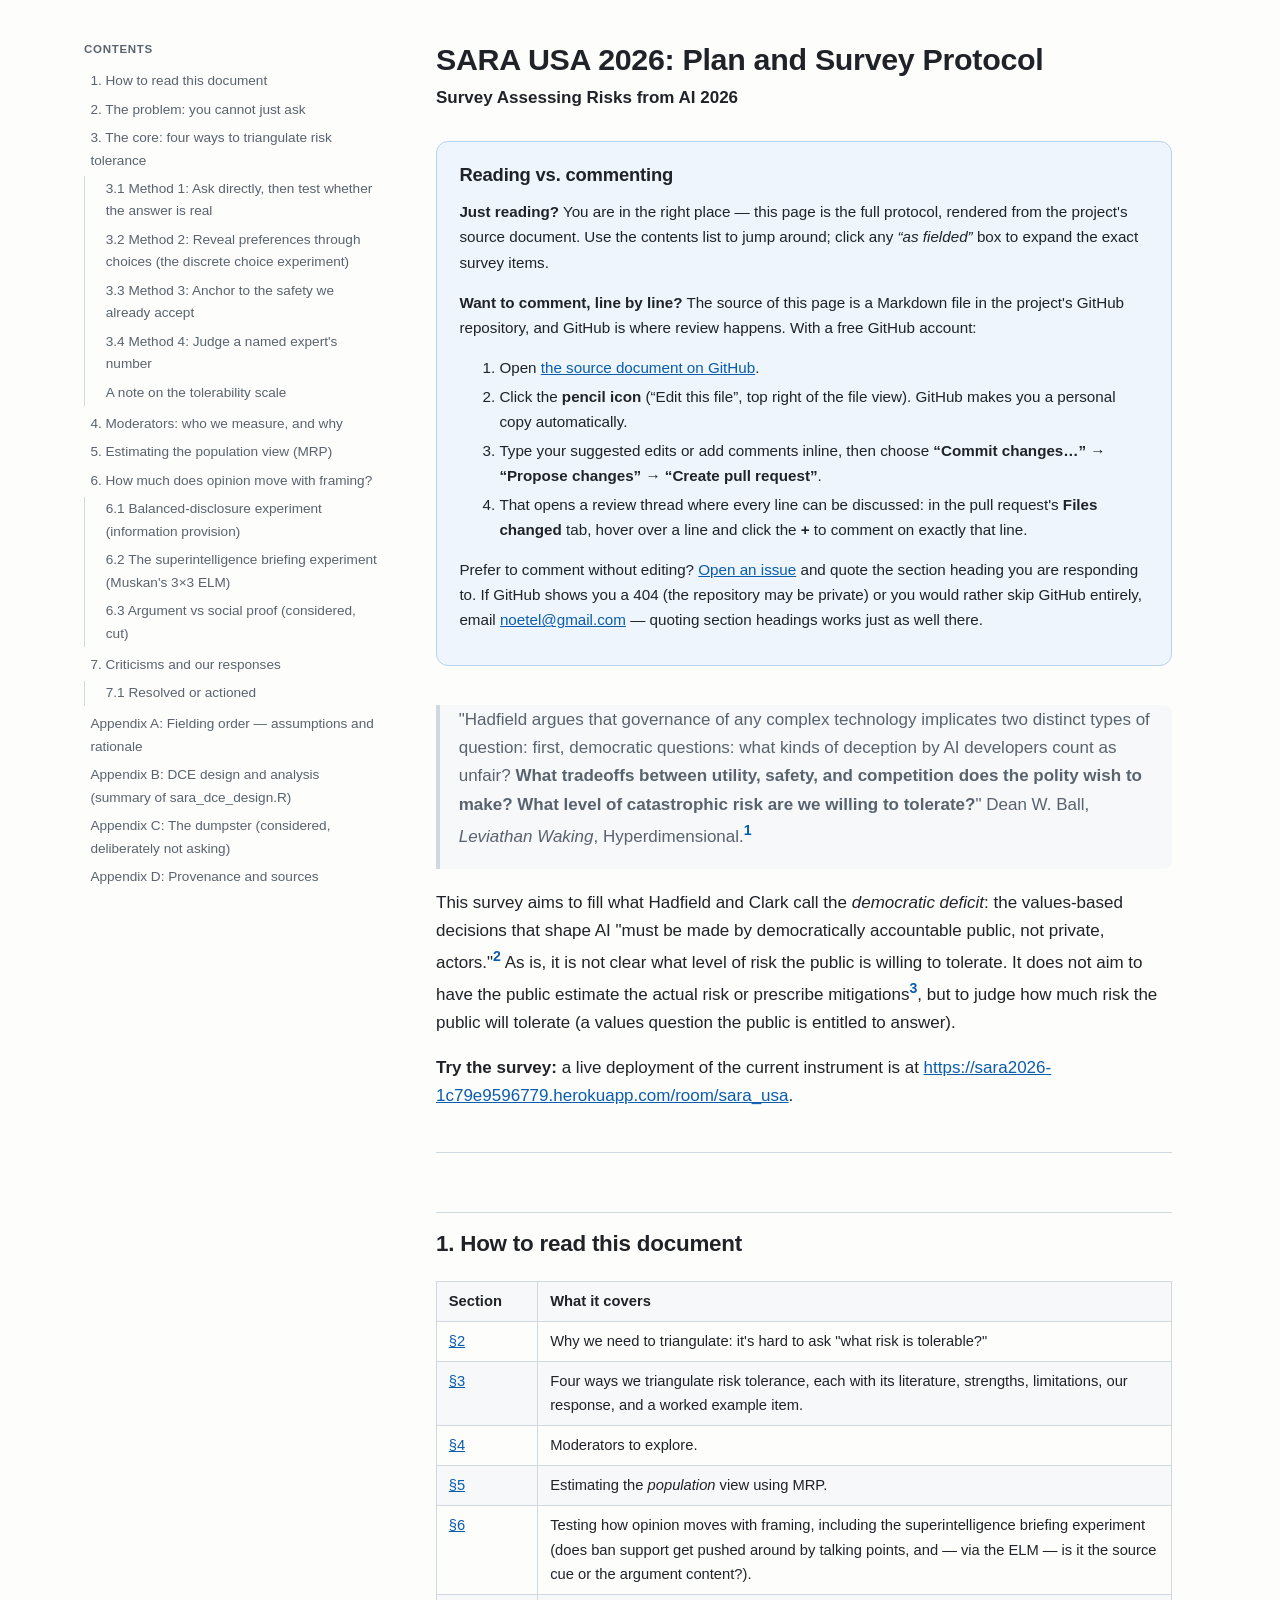
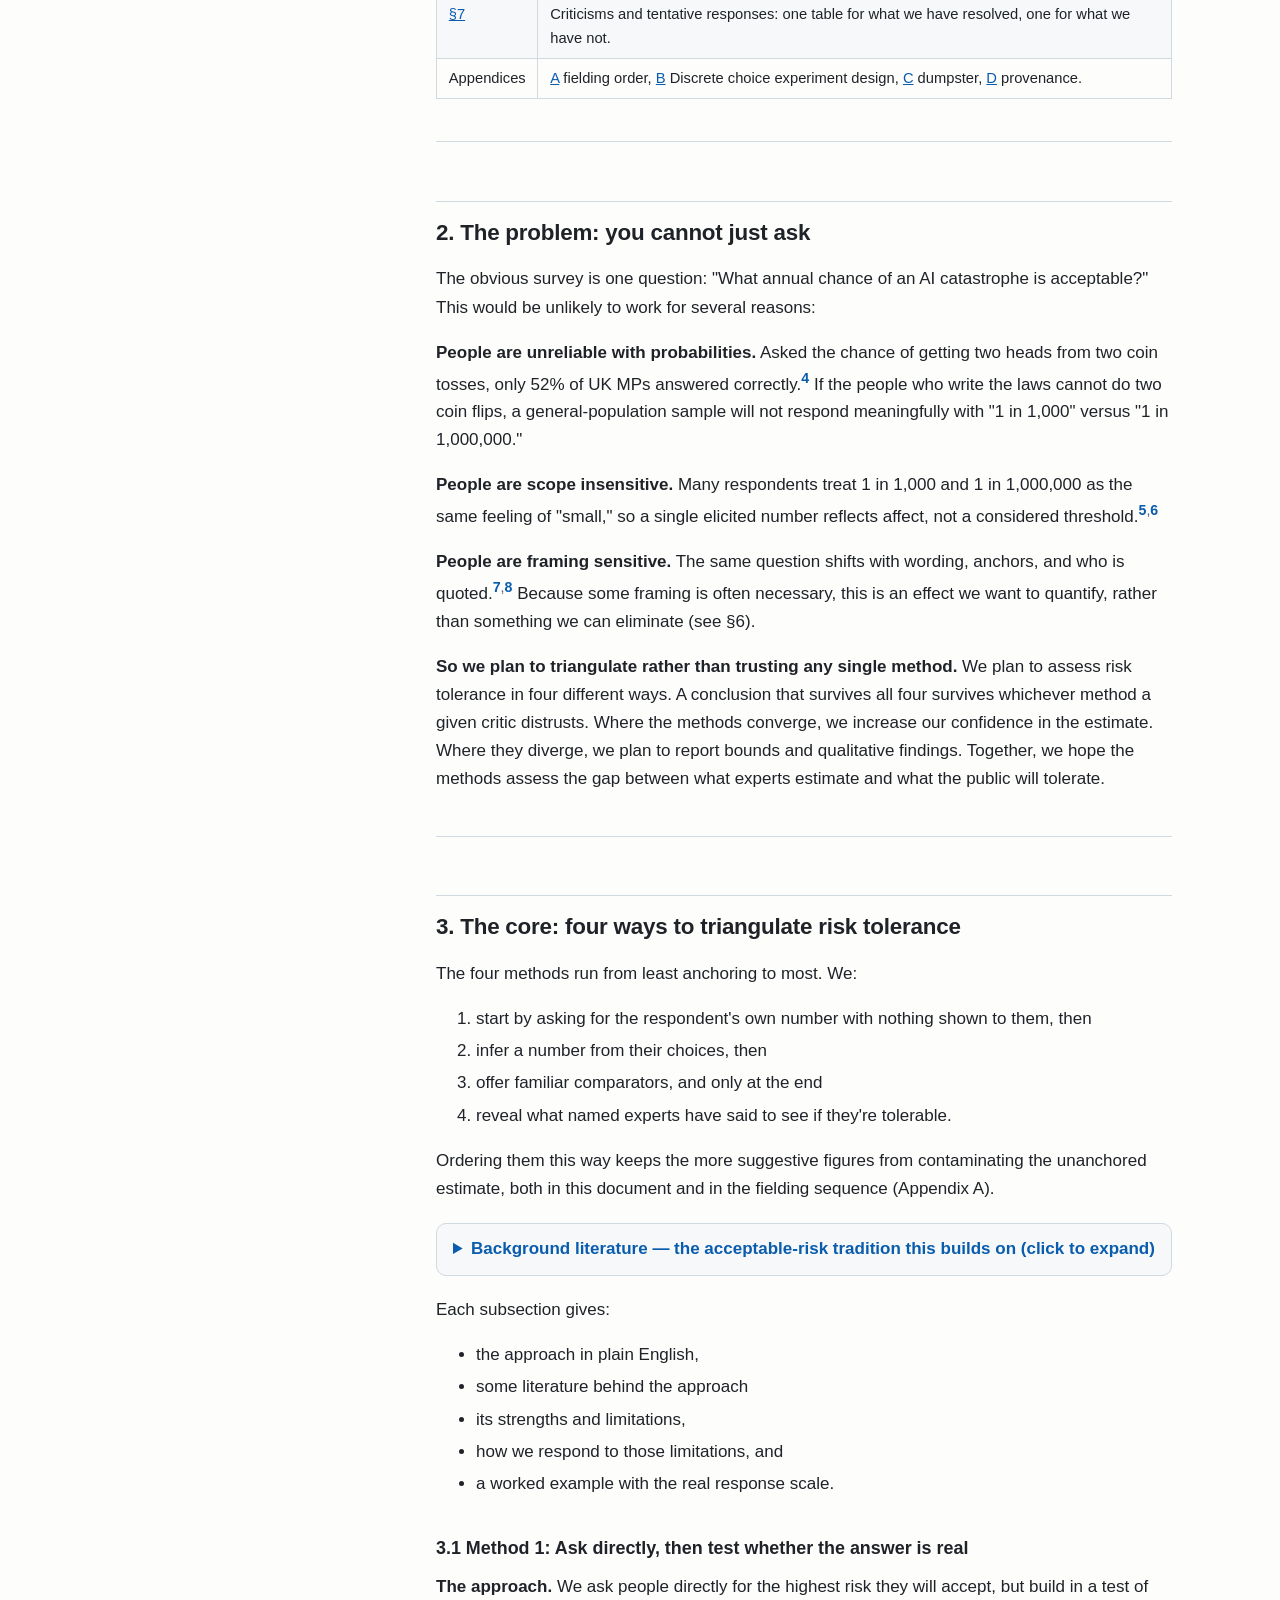
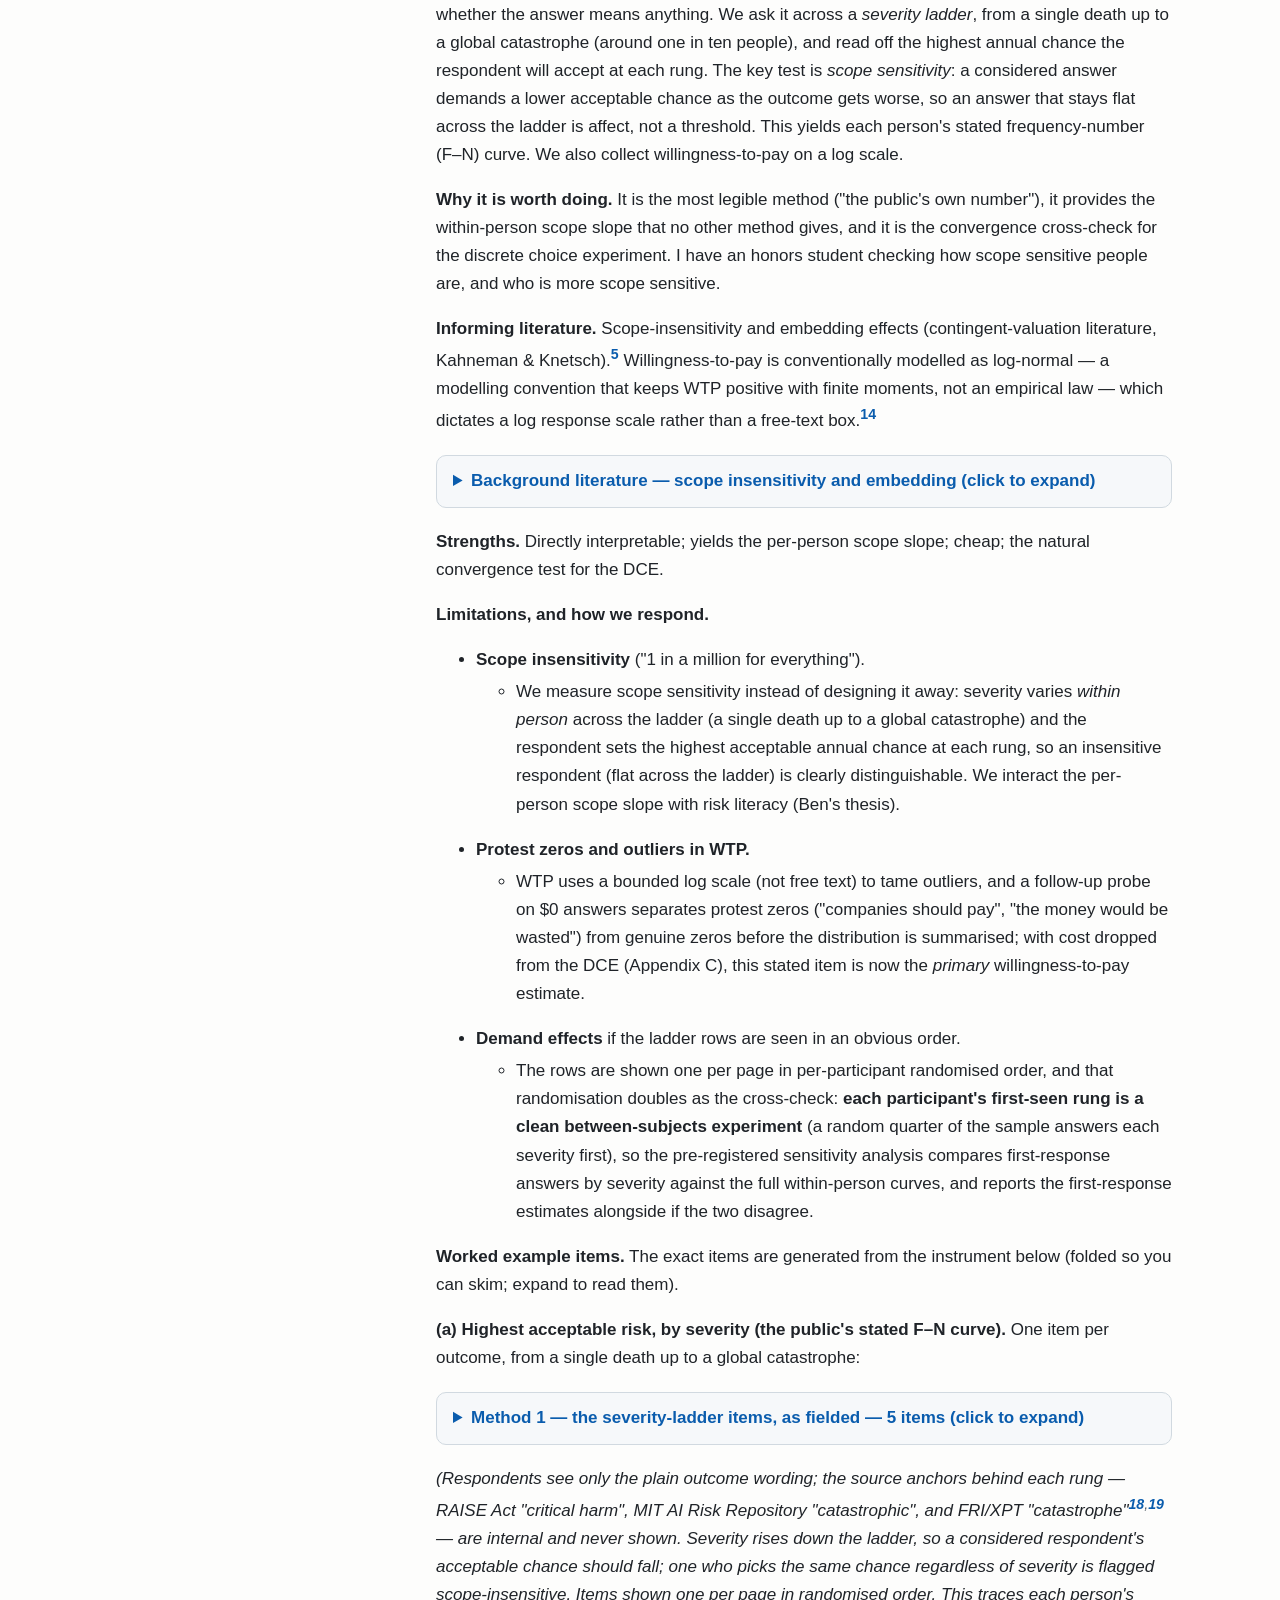
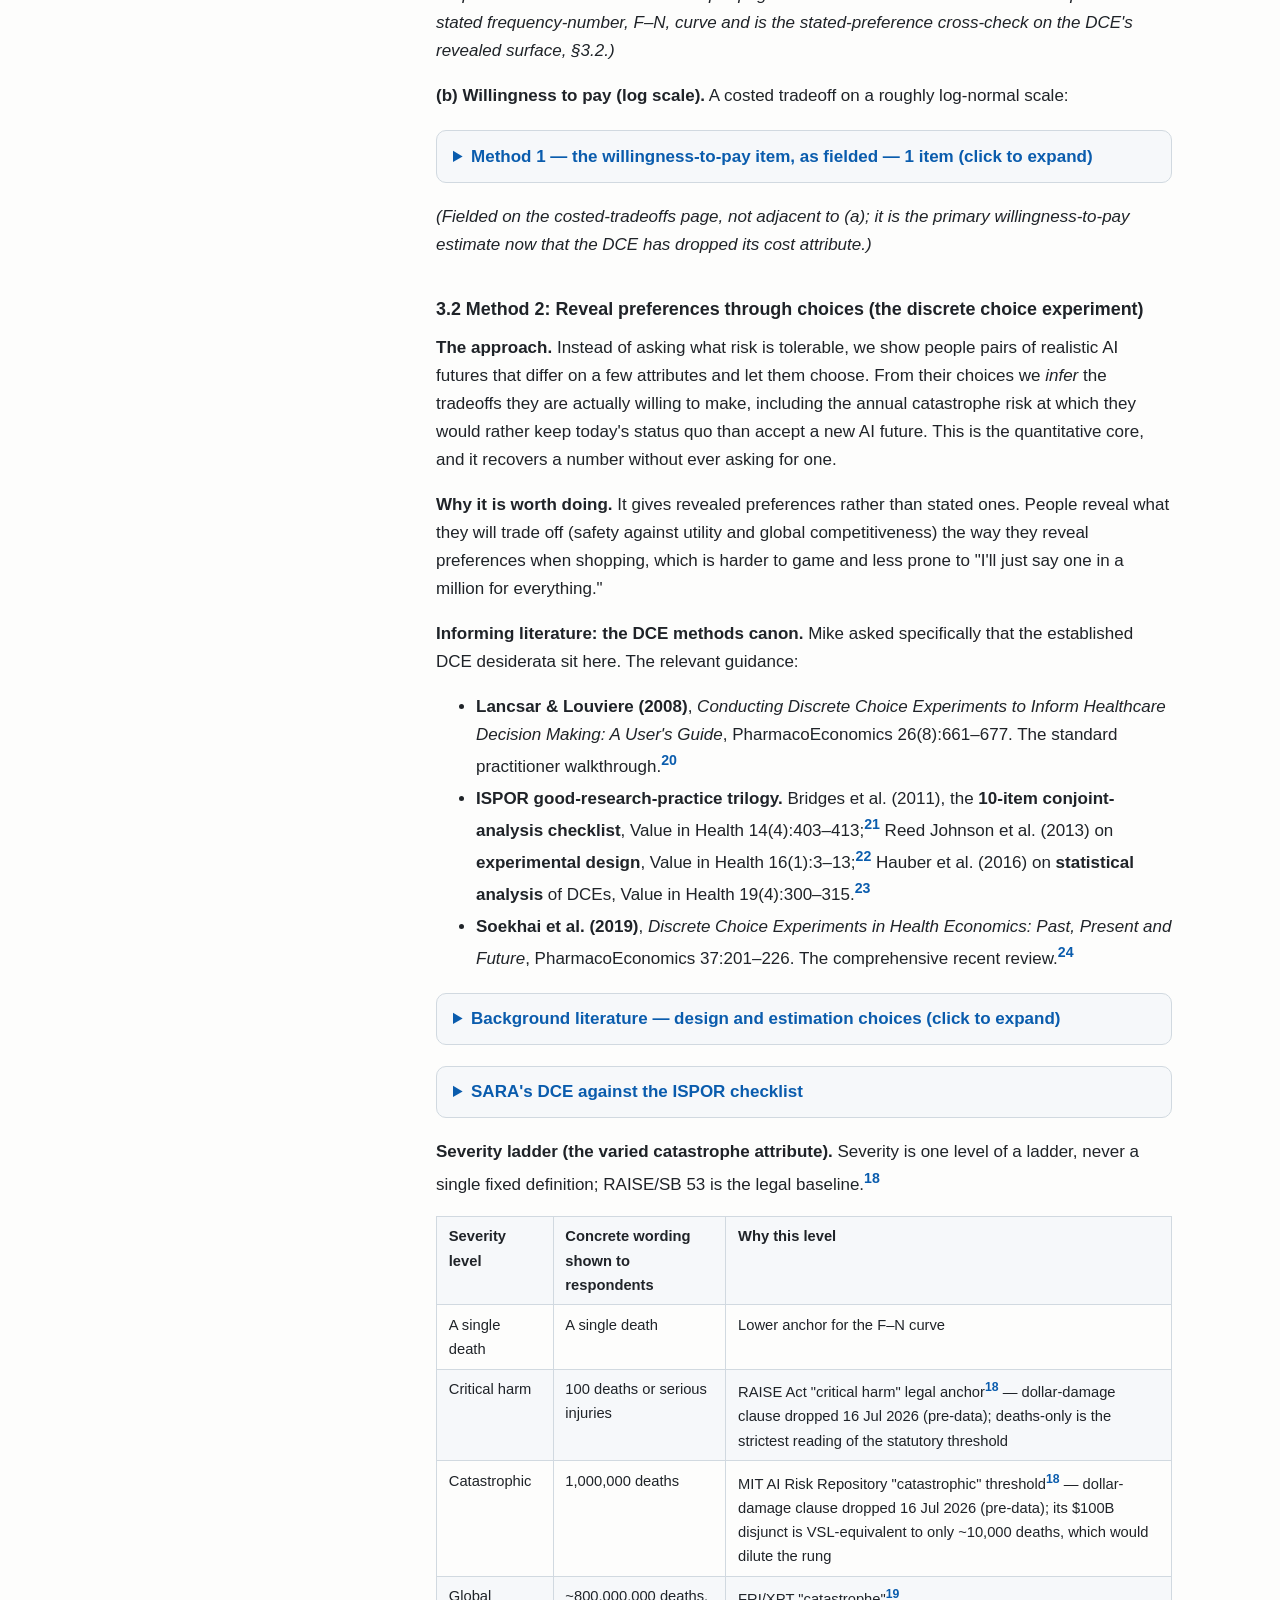
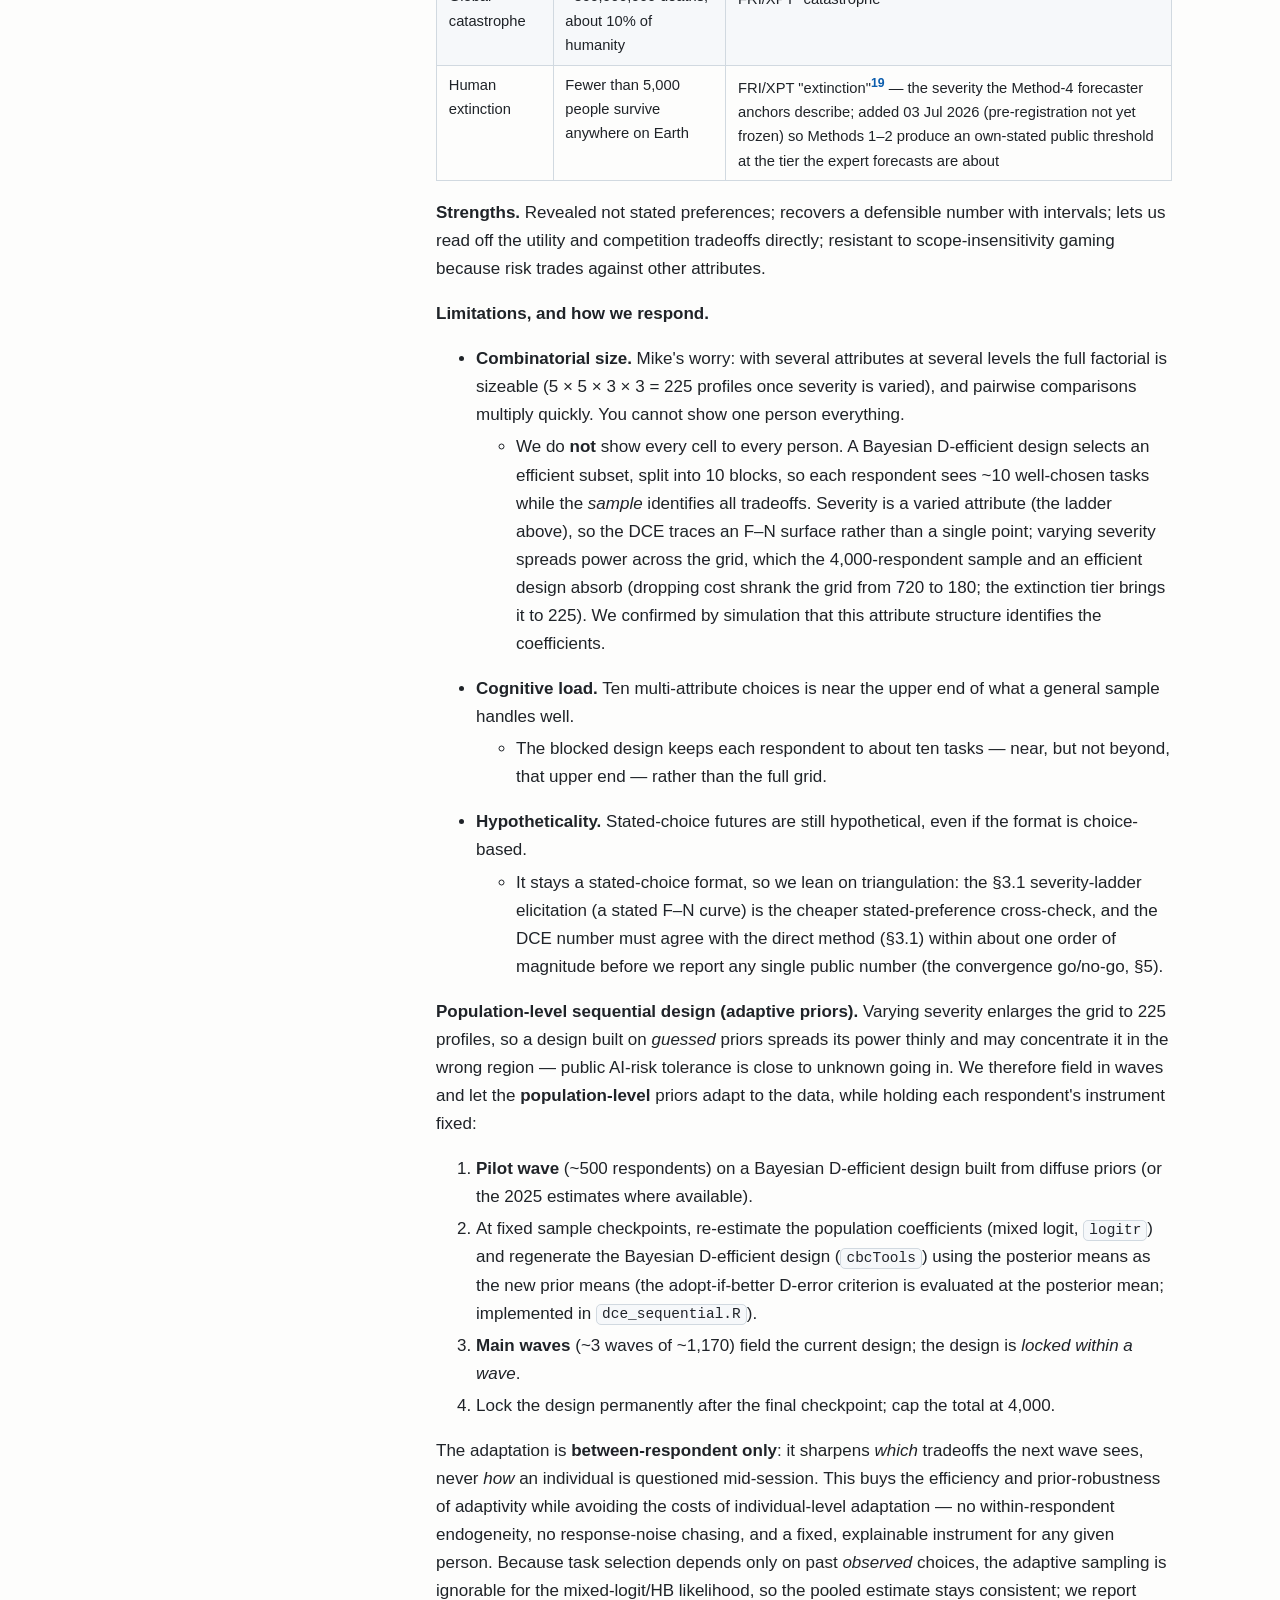
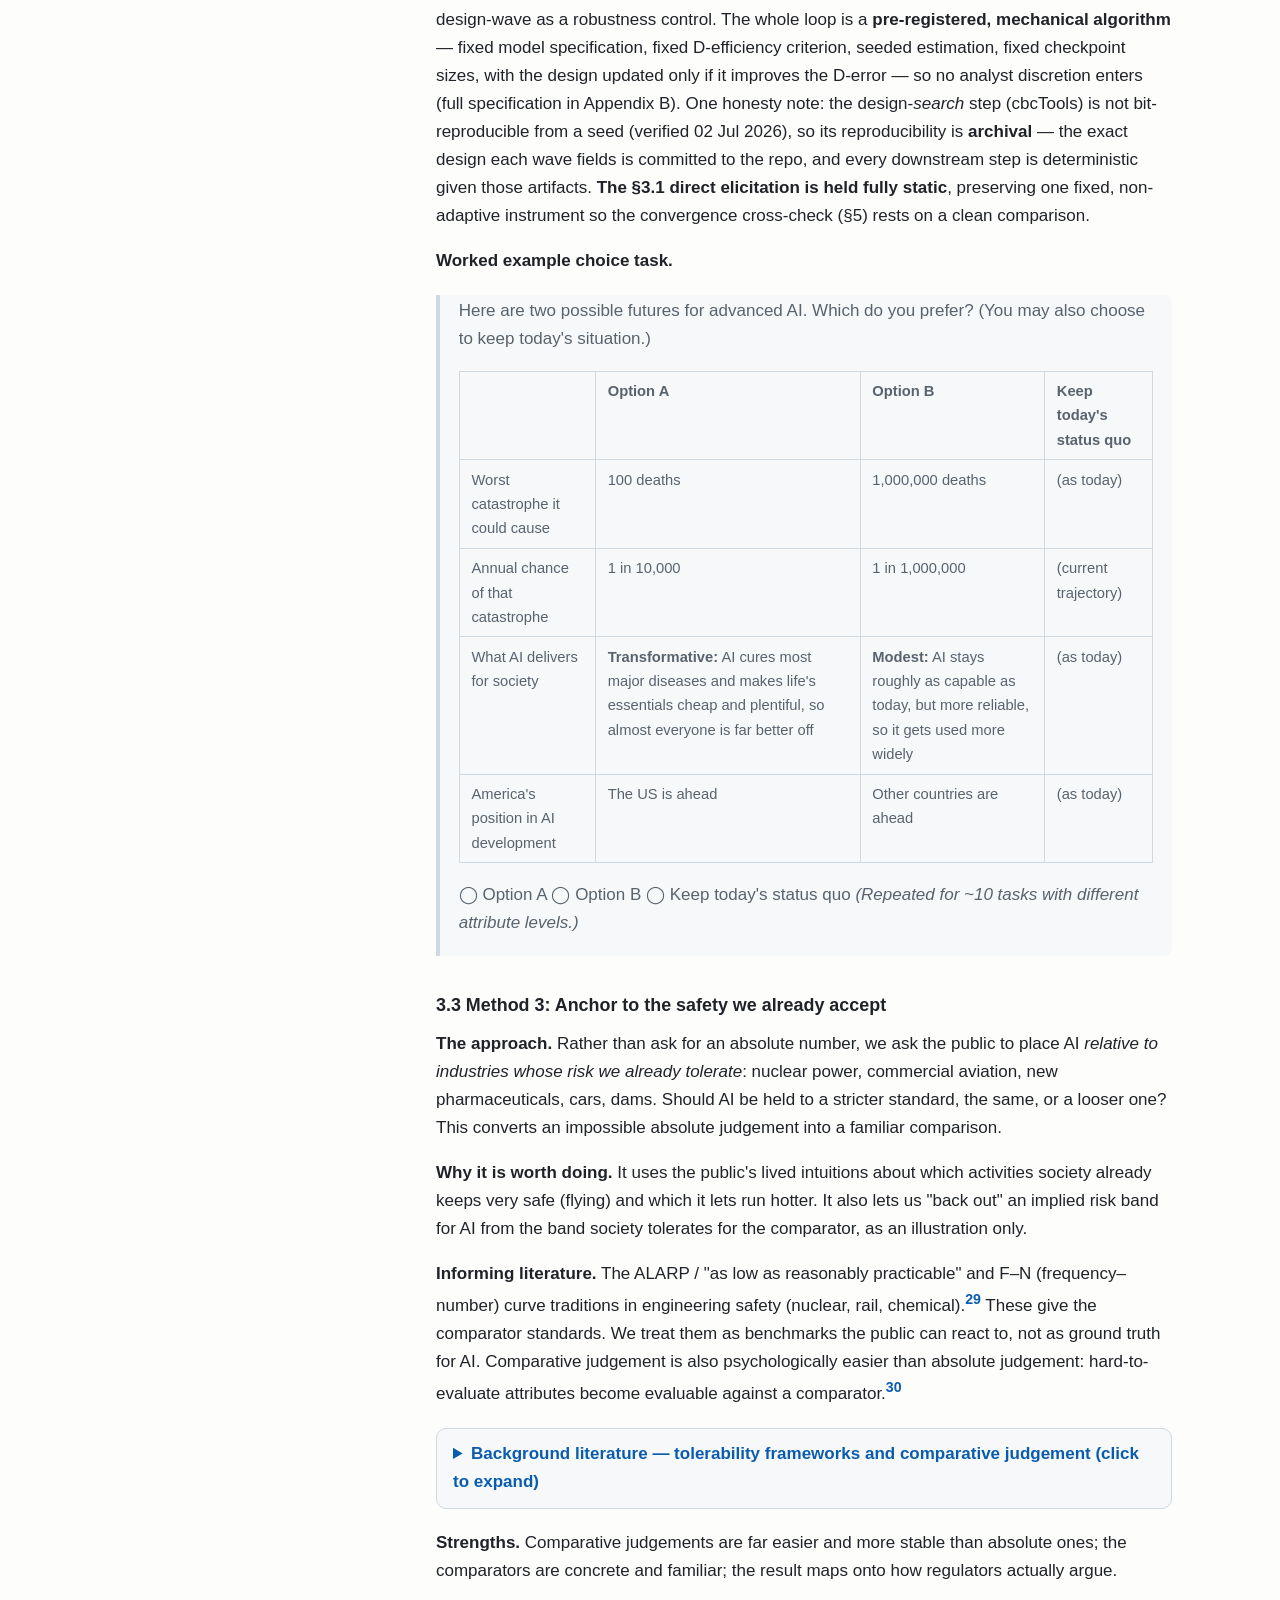
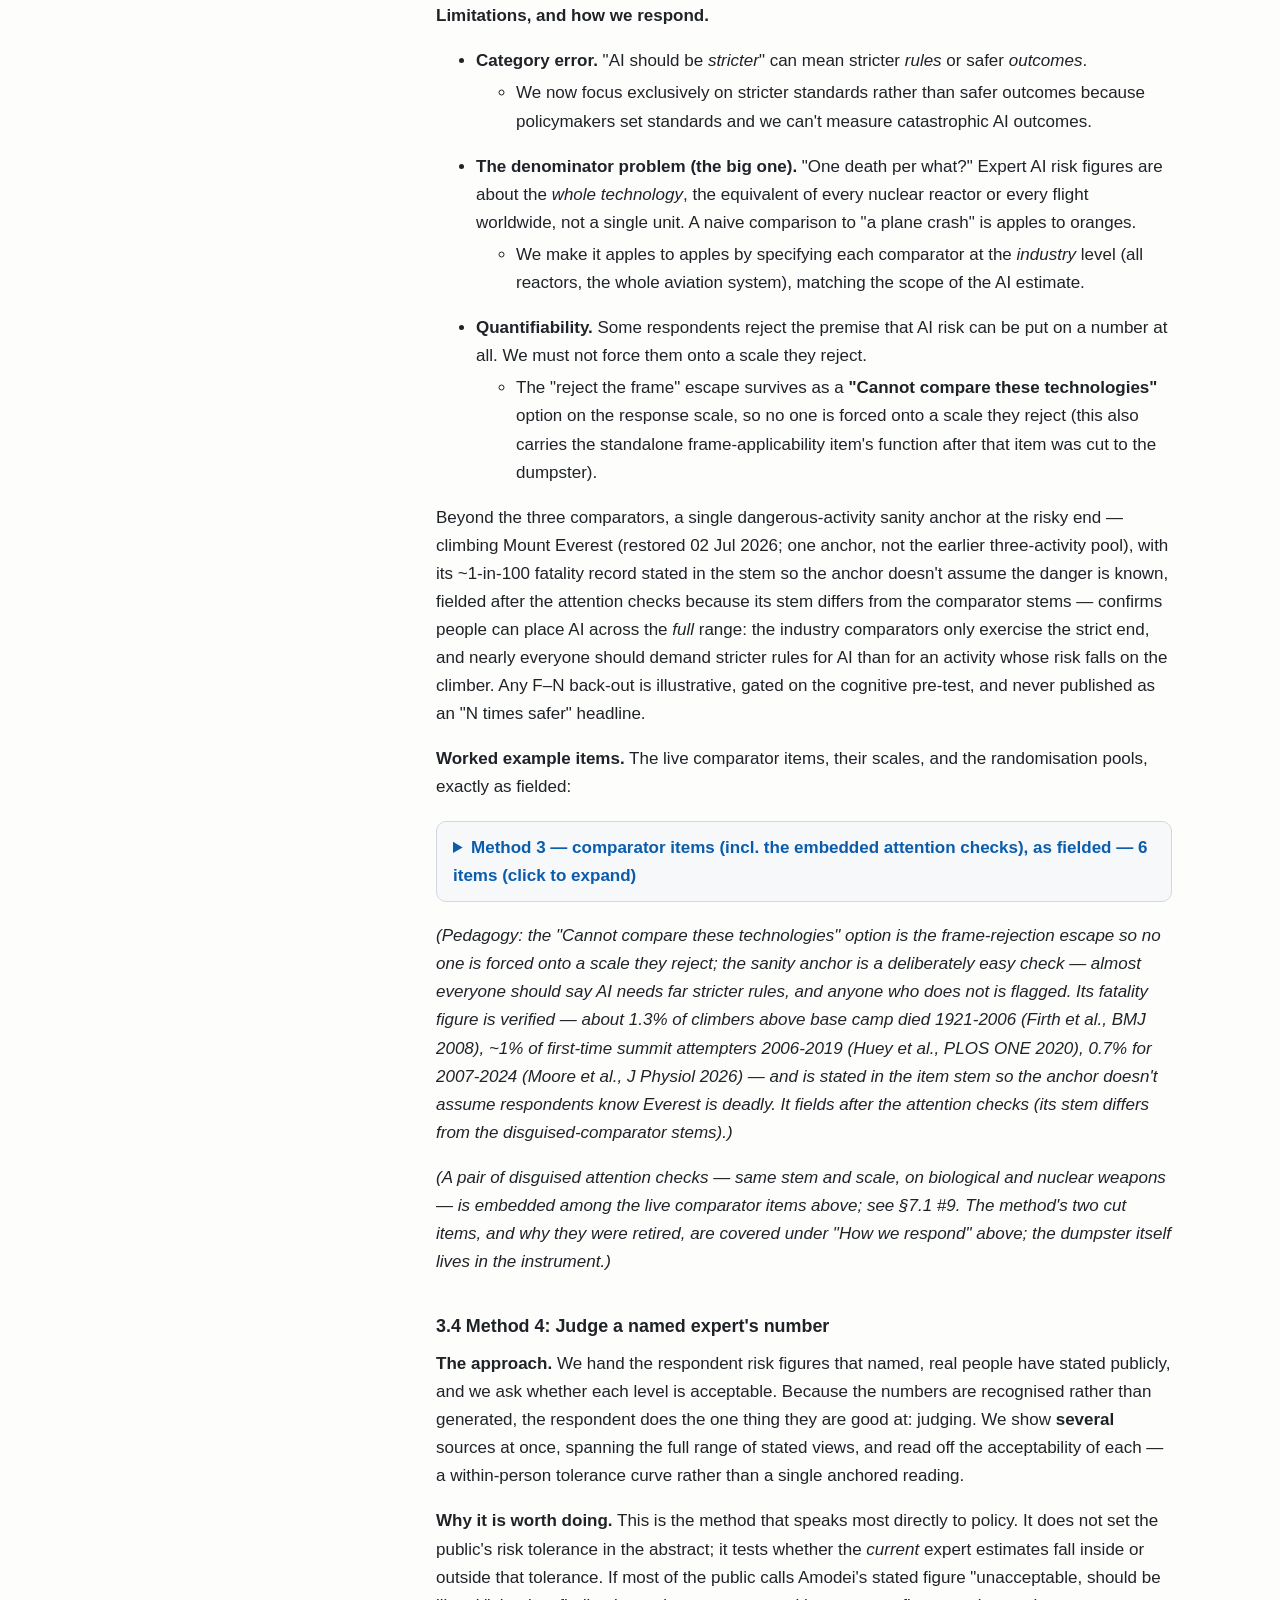
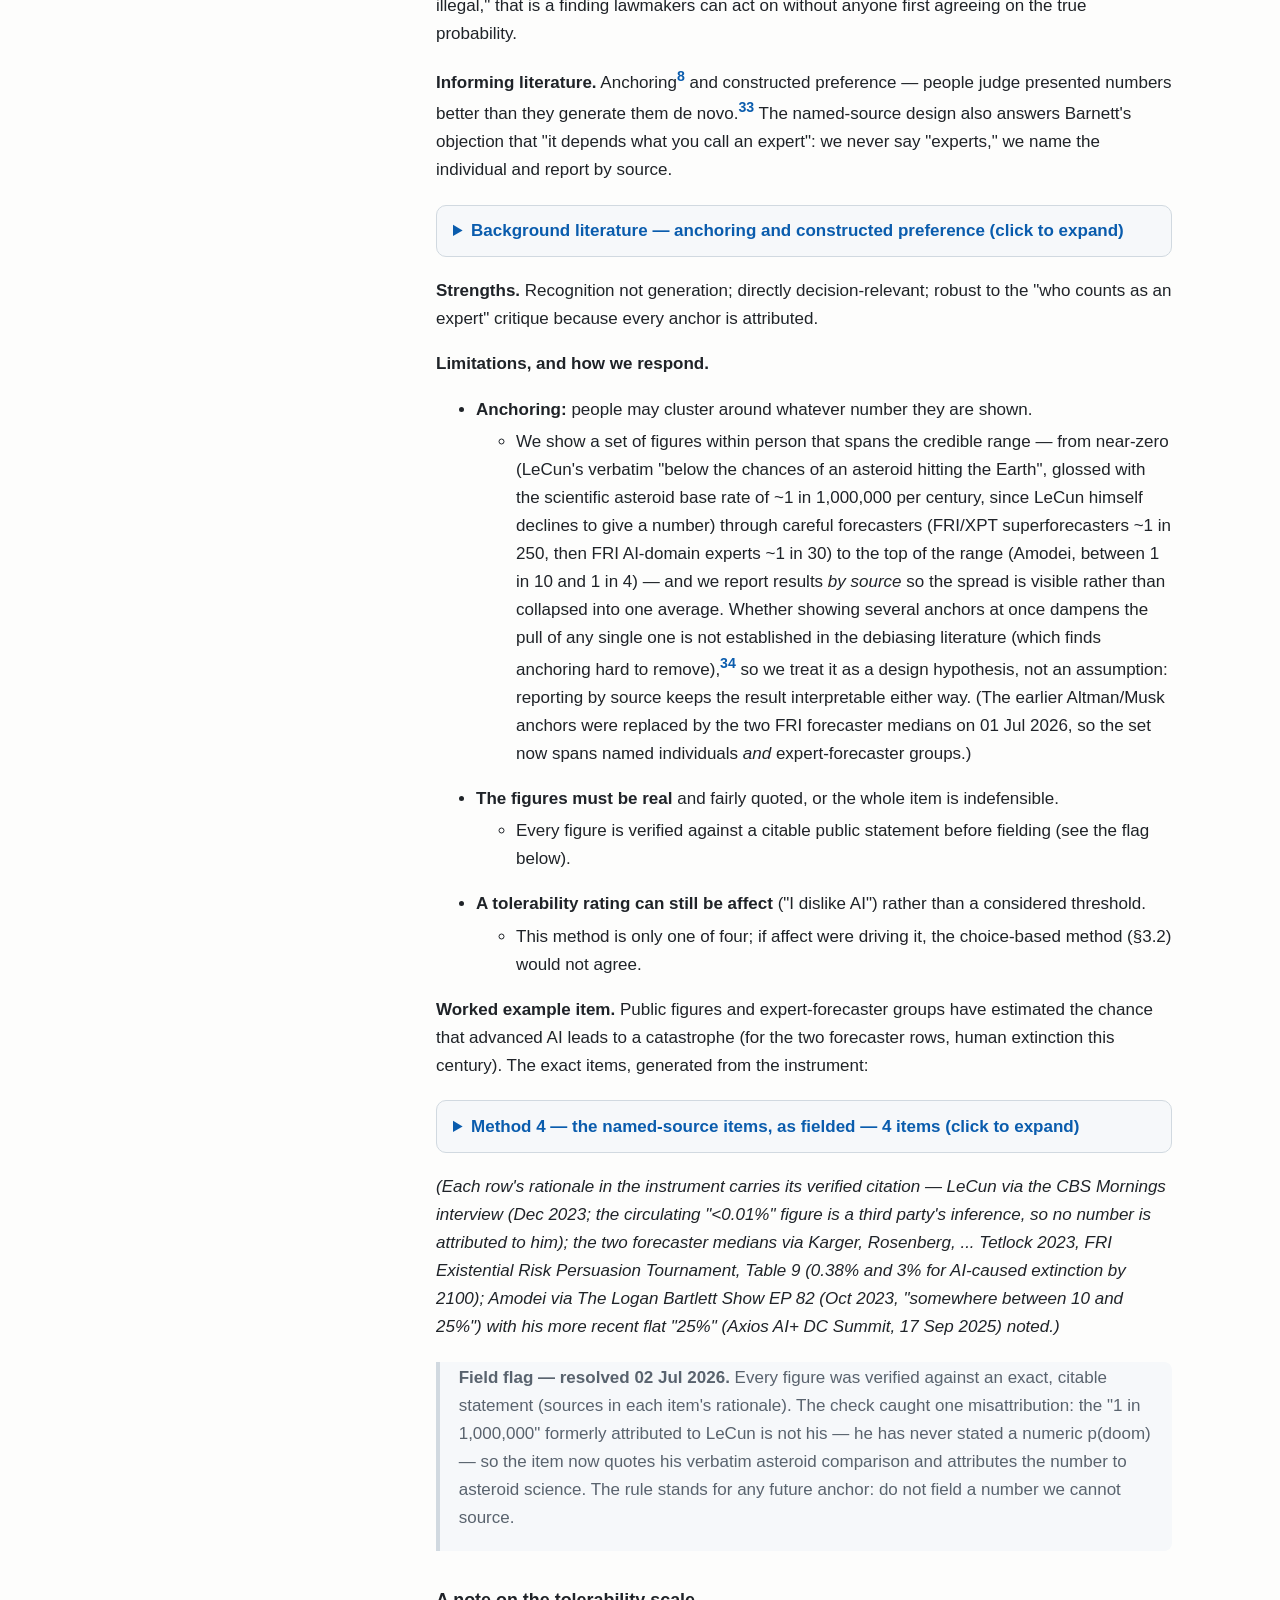
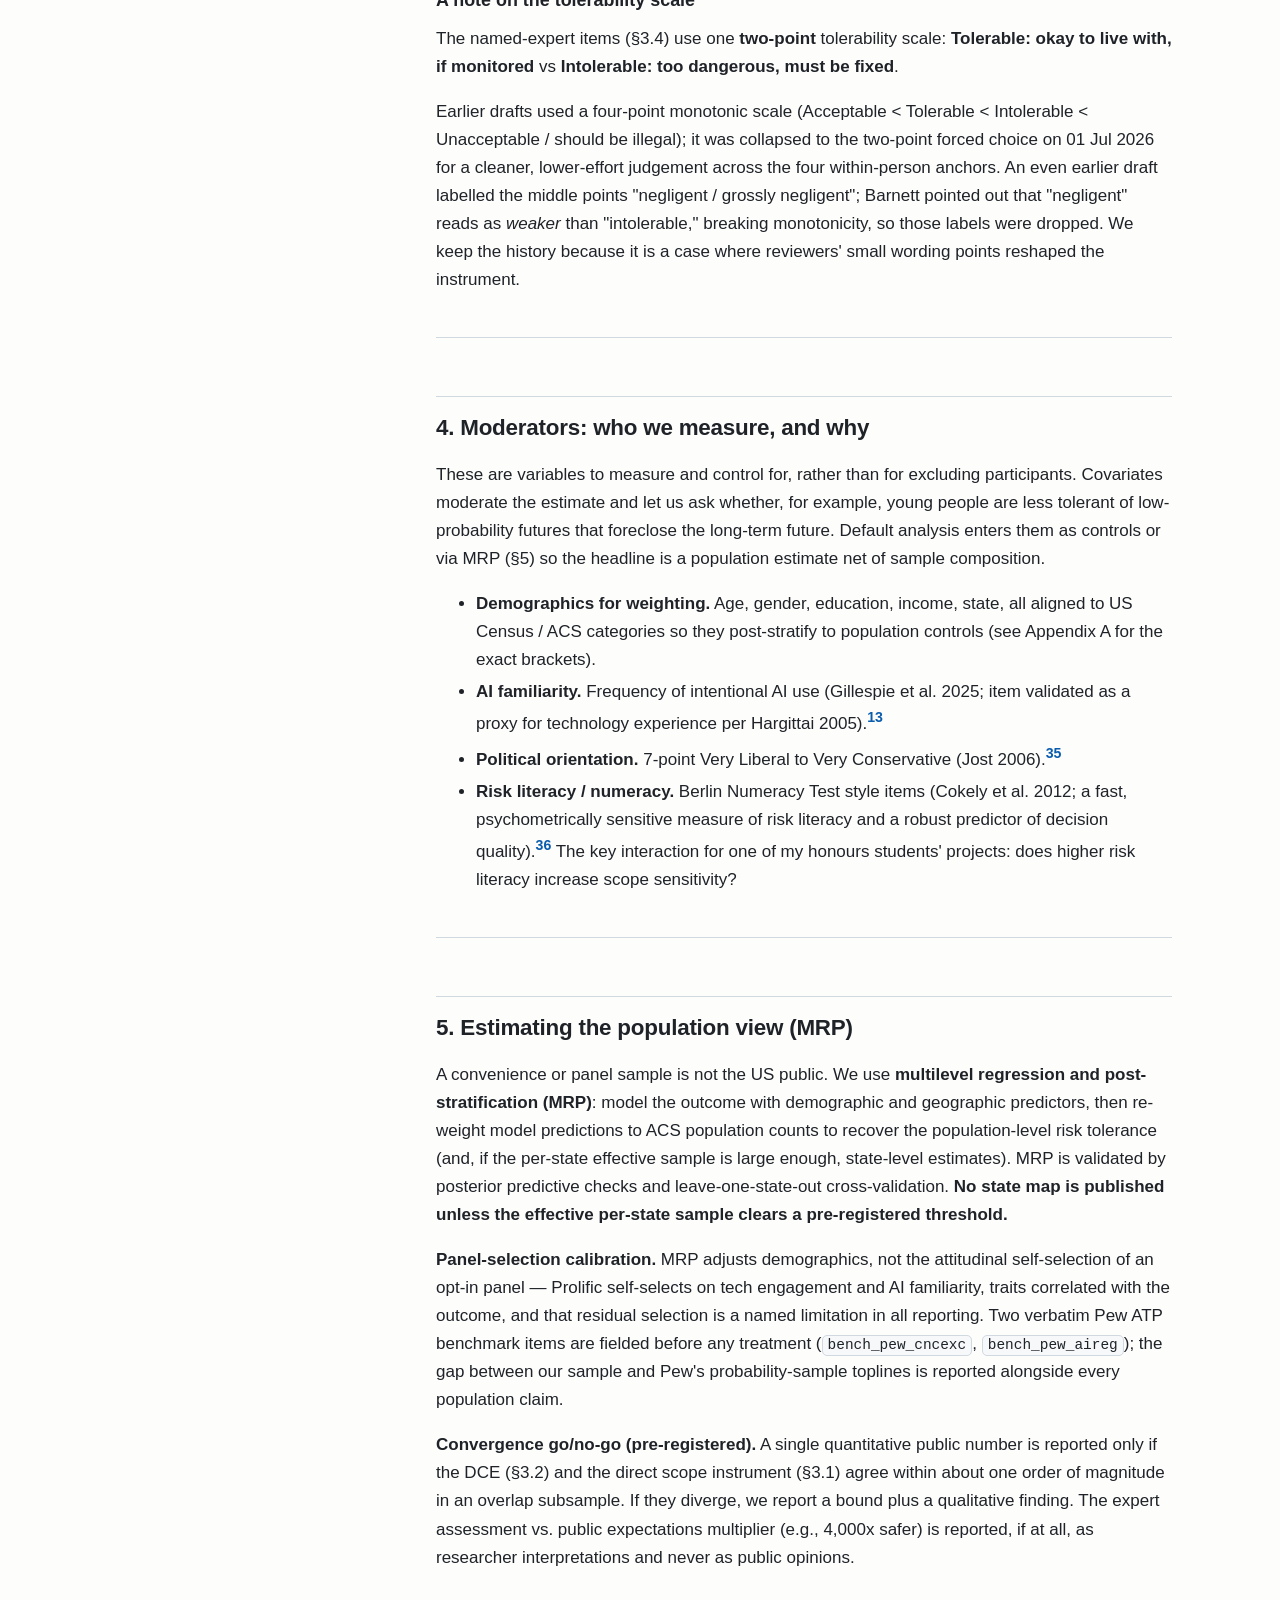
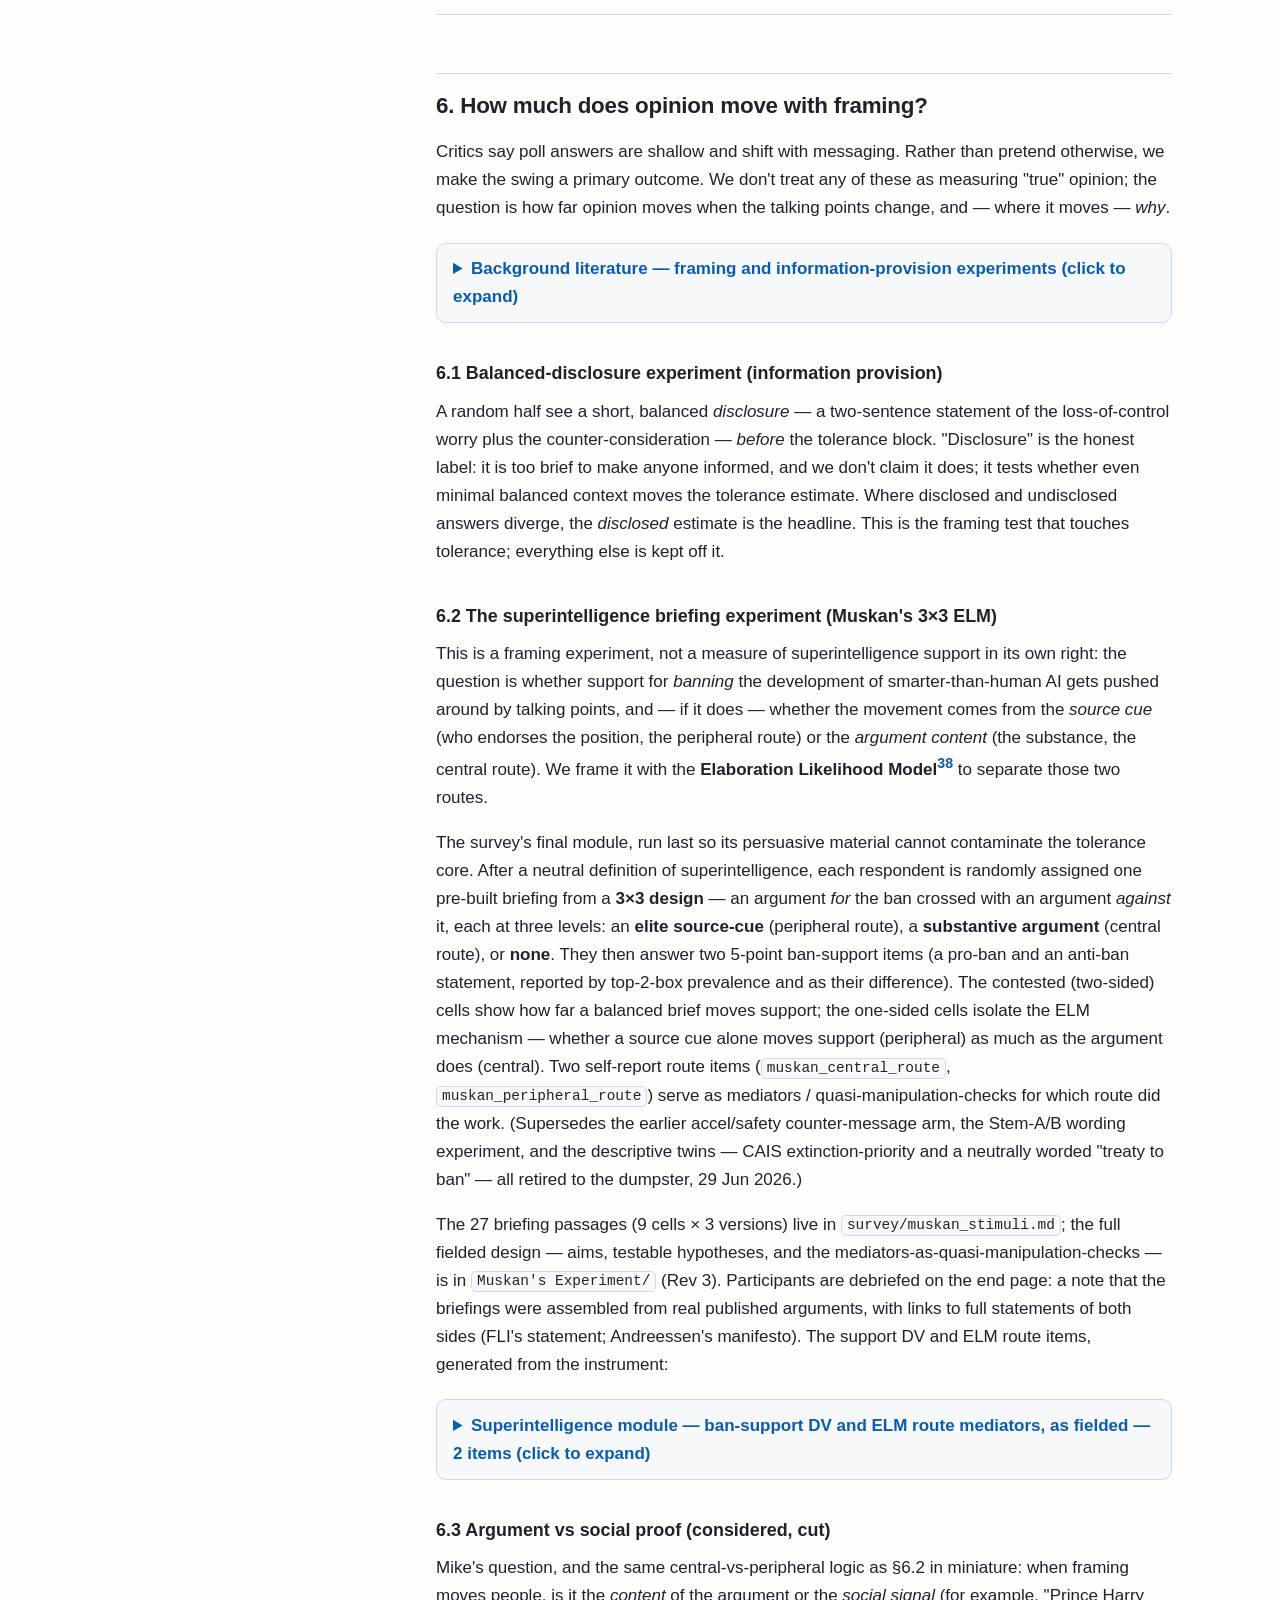
<file: docs/index.html>
<!DOCTYPE html>
<html lang="en">
<head>
<meta charset="utf-8">
<meta name="viewport" content="width=device-width, initial-scale=1">
<title>SARA USA 2026: Plan and Survey Protocol</title>
<style>
:root {
  --bg: #fdfdfc; --fg: #1f2328; --muted: #59636e; --accent: #0a5cad;
  --border: #d1d9e0; --soft: #f6f8fa; --banner: #eef5fc; --banner-border: #b6d4f0;
  --mark-bg: #fff8c5;
}
@media (prefers-color-scheme: dark) {
  :root {
    --bg: #14171b; --fg: #e6edf3; --muted: #9198a1; --accent: #6cb2f5;
    --border: #3d444d; --soft: #1c2128; --banner: #12283d; --banner-border: #24537d;
    --mark-bg: #4d3800;
  }
}
* { box-sizing: border-box; }
html { scroll-behavior: smooth; scroll-padding-top: 1rem; }
body {
  margin: 0; background: var(--bg); color: var(--fg);
  font: 17px/1.65 -apple-system, BlinkMacSystemFont, "Segoe UI", Roboto,
        "Helvetica Neue", Arial, sans-serif;
  -webkit-text-size-adjust: 100%;
}
.layout { display: grid; grid-template-columns: 19rem minmax(0, 46rem); gap: 3rem;
  max-width: 72rem; margin: 0 auto; padding: 0 1.25rem; }
nav.toc { position: sticky; top: 0; align-self: start; max-height: 100vh;
  overflow-y: auto; padding: 2.5rem 0 2rem; font-size: .85rem; }
nav.toc .toc-title { font-weight: 700; text-transform: uppercase;
  letter-spacing: .06em; font-size: .72rem; color: var(--muted); margin: 0 0 .6rem; }
nav.toc ol { list-style: none; margin: 0; padding: 0; }
nav.toc ol ol { padding-left: .9rem; border-left: 1px solid var(--border); margin: .15rem 0 .35rem; }
nav.toc li { margin: .18rem 0; }
nav.toc a { color: var(--muted); text-decoration: none; display: block;
  padding: .1rem .4rem; border-radius: 5px; }
nav.toc a:hover { color: var(--accent); background: var(--soft); }
main { padding: 2.5rem 0 5rem; }
h1 { font-size: 1.9rem; line-height: 1.25; margin: 0 0 .4rem; letter-spacing: -.01em; }
h2 { font-size: 1.4rem; margin: 2.6em 0 .6em; padding-top: .6em;
  border-top: 1px solid var(--border); letter-spacing: -.01em; }
h3 { font-size: 1.12rem; margin: 2em 0 .5em; }
h2 a.hl, h3 a.hl { color: inherit; text-decoration: none; }
a { color: var(--accent); }
p, ul, ol { margin: 0 0 1em; }
li { margin: .25em 0; }
blockquote { margin: 1.2em 0; padding: .1em 1.1em; border-left: 4px solid var(--border);
  color: var(--muted); background: var(--soft); border-radius: 0 8px 8px 0; }
code { font: .85em/1.4 ui-monospace, SFMono-Regular, "SF Mono", Menlo, Consolas, monospace;
  background: var(--soft); border: 1px solid var(--border);
  border-radius: 5px; padding: .1em .35em; }
table { border-collapse: collapse; margin: 1.2em 0; width: 100%;
  font-size: .92rem; display: block; overflow-x: auto; }
th, td { border: 1px solid var(--border); padding: .5em .8em;
  text-align: left; vertical-align: top; }
th { background: var(--soft); }
tr:nth-child(2n) td { background: var(--soft); }
hr { border: none; border-top: 1px solid var(--border); margin: 2.5em 0; }
details { background: var(--soft); border: 1px solid var(--border);
  border-radius: 10px; padding: .7rem 1rem; margin: 1.2em 0; }
details[open] { padding-bottom: .9rem; }
details > summary { cursor: pointer; font-weight: 600; color: var(--accent); }
details > :last-child { margin-bottom: 0; }
.subtitle { color: var(--muted); margin: 0 0 1.6rem; }
aside.comment-box { background: var(--banner); border: 1px solid var(--banner-border);
  border-radius: 12px; padding: 1.1rem 1.4rem; margin: 1.8rem 0 2.4rem;
  font-size: .95rem; }
aside.comment-box h2 { border: none; margin: 0 0 .5em; padding: 0; font-size: 1.15rem; }
.footnote { font-size: .88rem; color: var(--muted); }
.footnote hr { margin: 3em 0 1em; }
.footnote-ref { text-decoration: none; font-weight: 600; }
.fn-sep { color: var(--muted); }
#fn-preview { position: absolute; z-index: 10; max-width: 26rem;
  background: var(--bg); border: 1px solid var(--border); border-radius: 10px;
  padding: .7rem .9rem; box-shadow: 0 6px 24px rgba(0, 0, 0, .18);
  font-size: .85rem; line-height: 1.5; overflow-wrap: break-word; }
#fn-preview > :last-child { margin-bottom: 0; }
:target { animation: flash 1.6s ease-out 1; }
@keyframes flash { from { background: var(--mark-bg); } to { background: transparent; } }
footer { margin-top: 4rem; padding-top: 1rem; border-top: 1px solid var(--border);
  color: var(--muted); font-size: .85rem; }
@media (max-width: 63rem) {
  .layout { display: block; }
  nav.toc { position: static; max-height: none; padding: 1.5rem 0 0; }
  nav.toc .toc-title { display: none; }
  nav.toc > details { margin: 0; }
  main { padding-top: 1.5rem; }
}
@media (min-width: 63.01rem) {
  nav.toc > details { background: none; border: none; padding: 0; margin: 0; }
  nav.toc > details > summary { display: none; }
}
</style>
</head>
<body>
<div class="layout">
<nav class="toc" aria-label="Table of contents">
<p class="toc-title">Contents</p>
<details open>
<summary>Contents</summary>
<ol>
<li><a href="#1-how-to-read-this-document">1. How to read this document</a>
</li>
<li><a href="#2-the-problem-you-cannot-just-ask">2. The problem: you cannot just ask</a>
</li>
<li><a href="#3-the-core-four-ways-to-triangulate-risk-tolerance">3. The core: four ways to triangulate risk tolerance</a>
<ol>
<li><a href="#31-method-1-ask-directly-then-test-whether-the-answer-is-real">3.1 Method 1: Ask directly, then test whether the answer is real</a></li>
<li><a href="#32-method-2-reveal-preferences-through-choices-the-discrete-choice-experiment">3.2 Method 2: Reveal preferences through choices (the discrete choice experiment)</a></li>
<li><a href="#33-method-3-anchor-to-the-safety-we-already-accept">3.3 Method 3: Anchor to the safety we already accept</a></li>
<li><a href="#34-method-4-judge-a-named-experts-number">3.4 Method 4: Judge a named expert&#x27;s number</a></li>
<li><a href="#a-note-on-the-tolerability-scale">A note on the tolerability scale</a></li>
</ol>
</li>
<li><a href="#4-moderators-who-we-measure-and-why">4. Moderators: who we measure, and why</a>
</li>
<li><a href="#5-estimating-the-population-view-mrp">5. Estimating the population view (MRP)</a>
</li>
<li><a href="#6-how-much-does-opinion-move-with-framing">6. How much does opinion move with framing?</a>
<ol>
<li><a href="#61-balanced-disclosure-experiment-information-provision">6.1 Balanced-disclosure experiment (information provision)</a></li>
<li><a href="#62-the-superintelligence-briefing-experiment-muskans-33-elm">6.2 The superintelligence briefing experiment (Muskan&#x27;s 3×3 ELM)</a></li>
<li><a href="#63-argument-vs-social-proof-considered-cut">6.3 Argument vs social proof (considered, cut)</a></li>
</ol>
</li>
<li><a href="#7-criticisms-and-our-responses">7. Criticisms and our responses</a>
<ol>
<li><a href="#71-resolved-or-actioned">7.1 Resolved or actioned</a></li>
</ol>
</li>
<li><a href="#appendix-a-fielding-order--assumptions-and-rationale">Appendix A: Fielding order — assumptions and rationale</a>
</li>
<li><a href="#appendix-b-dce-design-and-analysis-summary-of-sara_dce_designr">Appendix B: DCE design and analysis (summary of sara_dce_design.R)</a>
</li>
<li><a href="#appendix-c-the-dumpster-considered-deliberately-not-asking">Appendix C: The dumpster (considered, deliberately not asking)</a>
</li>
<li><a href="#appendix-d-provenance-and-sources">Appendix D: Provenance and sources</a>
</li>
</ol>
<ol><li><a href="#how-to-comment">How to comment on this document</a></li></ol>
</details>
</nav>
<main>
<h1 id="sara-usa-2026-plan-and-survey-protocol">SARA USA 2026: Plan and Survey Protocol</h1>
<p><strong>Survey Assessing Risks from AI 2026</strong></p>

<aside class="comment-box">
  <h2 id="how-to-comment">Reading vs. commenting</h2>
  <p><strong>Just reading?</strong> You are in the right place — this page is the
  full protocol, rendered from the project's source document. Use the contents
  list to jump around; click any <em>&ldquo;as fielded&rdquo;</em> box to expand the exact
  survey items.</p>
  <p><strong>Want to comment, line by line?</strong> The source of this page is a
  Markdown file in the project's GitHub repository, and GitHub is where review
  happens. With a free GitHub account:</p>
  <ol>
    <li>Open <a href="https://github.com/mnoetel/sara2026/blob/main/SARA%20USA%20—%20Survey%20Protocol%20v10.md">the source document on GitHub</a>.</li>
    <li>Click the <strong>pencil icon</strong> (&ldquo;Edit this file&rdquo;, top right of the
    file view). GitHub makes you a personal copy automatically.</li>
    <li>Type your suggested edits or add comments inline, then choose
    <strong>&ldquo;Commit changes&hellip;&rdquo; &rarr; &ldquo;Propose changes&rdquo; &rarr;
    &ldquo;Create pull request&rdquo;</strong>.</li>
    <li>That opens a review thread where every line can be discussed: in the
    pull request's <strong>Files changed</strong> tab, hover over a line and click the
    <strong>+</strong> to comment on exactly that line.</li>
  </ol>
  <p>Prefer to comment without editing? <a href="https://github.com/mnoetel/sara2026/issues/new">Open an issue</a>
  and quote the section heading you are responding to. If GitHub shows you a
  404 (the repository may be private) or you would rather skip GitHub entirely,
  email <a href="mailto:noetel@gmail.com">noetel@gmail.com</a> — quoting section headings works
  just as well there.</p>
</aside>

<blockquote>
<p>"Hadfield argues that governance of any complex technology implicates two distinct types of question: first, democratic questions: what kinds of deception by AI developers count as unfair? <strong>What tradeoffs between utility, safety, and competition does the polity wish to make? What level of catastrophic risk are we willing to tolerate?</strong>"
Dean W. Ball, <em>Leviathan Waking</em>, Hyperdimensional.<sup id="fnref:ball"><a class="footnote-ref" href="#fn:ball">1</a></sup></p>
</blockquote>
<p>This survey aims to fill what Hadfield and Clark call the <em>democratic deficit</em>: the values-based decisions that shape AI "must be made by democratically accountable public, not private, actors."<sup id="fnref:clark"><a class="footnote-ref" href="#fn:clark">2</a></sup> As is, it is not clear what level of risk the public is willing to tolerate. It does not aim to have the public estimate the actual risk or prescribe mitigations<sup id="fnref:1"><a class="footnote-ref" href="#fn:1">3</a></sup>, but to judge how much risk the public will tolerate (a values question the public is entitled to answer).</p>
<p><strong>Try the survey:</strong> a live deployment of the current instrument is at <a href="https://sara2026-1c79e9596779.herokuapp.com/room/sara_usa">https://sara2026-1c79e9596779.herokuapp.com/room/sara_usa</a>.</p>
<hr />
<h2 id="1-how-to-read-this-document">1. How to read this document</h2>
<table>
<thead>
<tr>
<th>Section</th>
<th>What it covers</th>
</tr>
</thead>
<tbody>
<tr>
<td><a href="#2-the-problem-you-cannot-just-ask">§2</a></td>
<td>Why we need to triangulate: it's hard to ask "what risk is tolerable?"</td>
</tr>
<tr>
<td><a href="#3-the-core-four-ways-to-triangulate-risk-tolerance">§3</a></td>
<td>Four ways we triangulate risk tolerance, each with its literature, strengths, limitations, our response, and a worked example item.</td>
</tr>
<tr>
<td><a href="#4-moderators-who-we-measure-and-why">§4</a></td>
<td>Moderators to explore.</td>
</tr>
<tr>
<td><a href="#5-estimating-the-population-view-mrp">§5</a></td>
<td>Estimating the <em>population</em> view using MRP.</td>
</tr>
<tr>
<td><a href="#6-how-much-does-opinion-move-with-framing">§6</a></td>
<td>Testing how opinion moves with framing, including the superintelligence briefing experiment (does ban support get pushed around by talking points, and — via the ELM — is it the source cue or the argument content?).</td>
</tr>
<tr>
<td><a href="#7-criticisms-and-our-responses">§7</a></td>
<td>Criticisms and tentative responses: one table for what we have resolved, one for what we have not.</td>
</tr>
<tr>
<td>Appendices</td>
<td><a href="#appendix-a-fielding-order--assumptions-and-rationale">A</a> fielding order, <a href="#appendix-b-dce-design-and-analysis-summary-of-sara_dce_designr">B</a> Discrete choice experiment design, <a href="#appendix-c-the-dumpster-considered-deliberately-not-asking">C</a> dumpster, <a href="#appendix-d-provenance-and-sources">D</a> provenance.</td>
</tr>
</tbody>
</table>
<hr />
<h2 id="2-the-problem-you-cannot-just-ask">2. The problem: you cannot just ask</h2>
<p>The obvious survey is one question: "What annual chance of an AI catastrophe is acceptable?" This would be unlikely to work for several reasons:</p>
<p><strong>People are unreliable with probabilities.</strong> Asked the chance of getting two heads from two coin tosses, only 52% of UK MPs answered correctly.<sup id="fnref:rss"><a class="footnote-ref" href="#fn:rss">4</a></sup> If the people who write the laws cannot do two coin flips, a general-population sample will not respond meaningfully with "1 in 1,000" versus "1 in 1,000,000."</p>
<p><strong>People are scope insensitive.</strong> Many respondents treat 1 in 1,000 and 1 in 1,000,000 as the same feeling of "small," so a single elicited number reflects affect, not a considered threshold.<sup id="fnref:kk92"><a class="footnote-ref" href="#fn:kk92">5</a></sup><sup class="fn-sep">,</sup><sup id="fnref:slovic2007"><a class="footnote-ref" href="#fn:slovic2007">6</a></sup></p>
<p><strong>People are framing sensitive.</strong> The same question shifts with wording, anchors, and who is quoted.<sup id="fnref:chong"><a class="footnote-ref" href="#fn:chong">7</a></sup><sup class="fn-sep">,</sup><sup id="fnref:tk74"><a class="footnote-ref" href="#fn:tk74">8</a></sup> Because some framing is often necessary, this is an effect we want to quantify, rather than something we can eliminate (see §6).</p>
<p><strong>So we plan to triangulate rather than trusting any single method.</strong> We plan to assess risk tolerance in four different ways. A conclusion that survives all four survives whichever method a given critic distrusts. Where the methods converge, we increase our confidence in the estimate. Where they diverge, we plan to report bounds and qualitative findings. Together, we hope the methods assess the gap between what experts estimate and what the public will tolerate.</p>
<hr />
<h2 id="3-the-core-four-ways-to-triangulate-risk-tolerance">3. The core: four ways to triangulate risk tolerance</h2>
<p>The four methods run from least anchoring to most. We:</p>
<ol>
<li>start by asking for the respondent's own number with nothing shown to them, then</li>
<li>infer a number from their choices, then</li>
<li>offer familiar comparators, and only at the end</li>
<li>reveal what named experts have said to see if they're tolerable.</li>
</ol>
<p>Ordering them this way keeps the more suggestive figures from contaminating the unanchored estimate, both in this document and in the fielding sequence (Appendix A).</p>
<details>
<summary>Background literature — the acceptable-risk tradition this builds on (click to expand)</summary>
<p>Asking what risk society will tolerate is an old question with a serious literature. Starr's founding revealed-preference study concluded the public accepts voluntary risks roughly 1,000 times greater than involuntary ones, with acceptable risk "crudely proportional to the third power of the benefits."<sup id="fnref:starr"><a class="footnote-ref" href="#fn:starr">9</a></sup> The psychometric paradigm that followed showed expressed acceptability is structured by dread and unfamiliarity, not just expected fatalities — involuntary, poorly understood, catastrophic hazards (the AI case) are held to far lower probabilities.<sup id="fnref:fischhoff"><a class="footnote-ref" href="#fn:fischhoff">10</a></sup><sup class="fn-sep">,</sup><sup id="fnref:slovicrisk"><a class="footnote-ref" href="#fn:slovicrisk">11</a></sup> Recent AI surveys quantify attitudes and appetite for regulation — more than 8 in 10 Americans say AI requires careful management, and 70% globally believe regulation is needed — but none elicits a <em>tolerated probability</em> of catastrophe.<sup id="fnref:zhang"><a class="footnote-ref" href="#fn:zhang">12</a></sup><sup class="fn-sep">,</sup><sup id="fnref:gillespie"><a class="footnote-ref" href="#fn:gillespie">13</a></sup> To our knowledge no peer-reviewed study directly asks the public what probability of AI catastrophe is acceptable, so SARA has analogues, not precedents; that gap is the contribution.</p>
</details>
<p>Each subsection gives:</p>
<ul>
<li>the approach in plain English,</li>
<li>some literature behind the approach</li>
<li>its strengths and limitations,</li>
<li>how we respond to those limitations, and</li>
<li>a worked example with the real response scale.</li>
</ul>
<h3 id="31-method-1-ask-directly-then-test-whether-the-answer-is-real">3.1 Method 1: Ask directly, then test whether the answer is real</h3>
<p><strong>The approach.</strong> We ask people directly for the highest risk they will accept, but build in a test of whether the answer means anything. We ask it across a <em>severity ladder</em>, from a single death up to a global catastrophe (around one in ten people), and read off the highest annual chance the respondent will accept at each rung. The key test is <em>scope sensitivity</em>: a considered answer demands a lower acceptable chance as the outcome gets worse, so an answer that stays flat across the ladder is affect, not a threshold. This yields each person's stated frequency-number (F–N) curve. We also collect willingness-to-pay on a log scale.</p>
<p><strong>Why it is worth doing.</strong> It is the most legible method ("the public's own number"), it provides the within-person scope slope that no other method gives, and it is the convergence cross-check for the discrete choice experiment. I have an honors student checking how scope sensitive people are, and who is more scope sensitive.</p>
<p><strong>Informing literature.</strong> Scope-insensitivity and embedding effects (contingent-valuation literature, Kahneman &amp; Knetsch).<sup id="fnref2:kk92"><a class="footnote-ref" href="#fn:kk92">5</a></sup> Willingness-to-pay is conventionally modelled as log-normal — a modelling convention that keeps WTP positive with finite moments, not an empirical law — which dictates a log response scale rather than a free-text box.<sup id="fnref:trainweeks"><a class="footnote-ref" href="#fn:trainweeks">14</a></sup></p>
<details>
<summary>Background literature — scope insensitivity and embedding (click to expand)</summary>
<p>The embedding effect is the founding result: stated WTP for the same public good can differ by more than an order of magnitude depending on whether it is valued alone or inside a more inclusive category.<sup id="fnref3:kk92"><a class="footnote-ref" href="#fn:kk92">5</a></sup> The textbook demonstration is Desvousges et al.: mean stated WTP to save 2,000, 20,000 or 200,000 migrating birds was essentially flat.<sup id="fnref:desvousges"><a class="footnote-ref" href="#fn:desvousges">15</a></sup> The mechanism is affective — valuation by feeling is insensitive to quantity while valuation by calculation is scope-sensitive<sup id="fnref:hseerott"><a class="footnote-ref" href="#fn:hseerott">16</a></sup> — and the same "psychic numbing" extends to human lives, where compassion can begin deteriorating at the second victim.<sup id="fnref2:slovic2007"><a class="footnote-ref" href="#fn:slovic2007">6</a></sup> At the top of our ladder the pattern persists: people do not spontaneously judge human extinction as uniquely worse than a catastrophe killing most-but-not-all of humanity, drawing that distinction only when prompted to consider the long-term future.<sup id="fnref:schubert"><a class="footnote-ref" href="#fn:schubert">17</a></sup> This is why Method 1 measures the scope slope as an outcome rather than assuming a considered threshold exists — and why the ladder's top two rungs (the FRI/XPT catastrophe and extinction tiers) turn Schubert et al.'s finding into a measured within-person contrast rather than an assumption either way.</p>
</details>
<p><strong>Strengths.</strong> Directly interpretable; yields the per-person scope slope; cheap; the natural convergence test for the DCE.</p>
<p><strong>Limitations, and how we respond.</strong></p>
<ul>
<li><strong>Scope insensitivity</strong> ("1 in a million for everything").<ul>
<li>We measure scope sensitivity instead of designing it away: severity varies <em>within person</em> across the ladder (a single death up to a global catastrophe) and the respondent sets the highest acceptable annual chance at each rung, so an insensitive respondent (flat across the ladder) is clearly distinguishable. We interact the per-person scope slope with risk literacy (Ben's thesis).</li>
</ul>
</li>
<li><strong>Protest zeros and outliers in WTP.</strong><ul>
<li>WTP uses a bounded log scale (not free text) to tame outliers, and a follow-up probe on $0 answers separates protest zeros ("companies should pay", "the money would be wasted") from genuine zeros before the distribution is summarised; with cost dropped from the DCE (Appendix C), this stated item is now the <em>primary</em> willingness-to-pay estimate.</li>
</ul>
</li>
<li><strong>Demand effects</strong> if the ladder rows are seen in an obvious order.<ul>
<li>The rows are shown one per page in per-participant randomised order, and that randomisation doubles as the cross-check: <strong>each participant's first-seen rung is a clean between-subjects experiment</strong> (a random quarter of the sample answers each severity first), so the pre-registered sensitivity analysis compares first-response answers by severity against the full within-person curves, and reports the first-response estimates alongside if the two disagree.</li>
</ul>
</li>
</ul>
<p><strong>Worked example items.</strong> The exact items are generated from the instrument below (folded so you can skim; expand to read them).</p>
<p><strong>(a) Highest acceptable risk, by severity (the public's stated F–N curve).</strong> One item per outcome, from a single death up to a global catastrophe:</p>
<!-- BEGIN:auto:ladder-items (generated by render/sync_protocol.py — edit the instrument, not here) -->

<details>
<summary>Method 1 — the severity-ladder items, as fielded — 5 items (click to expand)</summary>
<ul>
<li><strong><code>m4c_single</code></strong> — For an AI disaster that causes a single death, the highest annual chance you would find acceptable is:<ul>
<li><em>Scale:</em> 1 in 10 / 1 in 100 / 1 in 1,000 / 1 in 10,000 / 1 in 100,000 / 1 in 1,000,000 / 1 in 10,000,000 / 1 in 100,000,000 / Never allowed / Prefer not to answer</li>
</ul>
</li>
<li><strong><code>m4c_100</code></strong> — For an AI disaster causing 100 deaths or serious injuries, the highest annual chance you would find acceptable is:<ul>
<li><em>Scale:</em> 1 in 10 / 1 in 100 / 1 in 1,000 / 1 in 10,000 / 1 in 100,000 / 1 in 1,000,000 / 1 in 10,000,000 / 1 in 100,000,000 / Never allowed / Prefer not to answer</li>
</ul>
</li>
<li><strong><code>m4c_1m</code></strong> — For an AI disaster causing 1,000,000 deaths, the highest annual chance you would find acceptable is:<ul>
<li><em>Scale:</em> 1 in 10 / 1 in 100 / 1 in 1,000 / 1 in 10,000 / 1 in 100,000 / 1 in 1,000,000 / 1 in 10,000,000 / 1 in 100,000,000 / Never allowed / Prefer not to answer</li>
</ul>
</li>
<li><strong><code>m4c_800m</code></strong> — For an AI disaster causing around 800,000,000 deaths (about 10% of humanity), the highest annual chance you would find acceptable is:<ul>
<li><em>Scale:</em> 1 in 10 / 1 in 100 / 1 in 1,000 / 1 in 10,000 / 1 in 100,000 / 1 in 1,000,000 / 1 in 10,000,000 / 1 in 100,000,000 / Never allowed / Prefer not to answer</li>
</ul>
</li>
<li><strong><code>m4c_extinction</code></strong> — For an AI disaster causing human extinction (fewer than 5,000 people survive anywhere on Earth), the highest annual chance you would find acceptable is:<ul>
<li><em>Scale:</em> 1 in 10 / 1 in 100 / 1 in 1,000 / 1 in 10,000 / 1 in 100,000 / 1 in 1,000,000 / 1 in 10,000,000 / 1 in 100,000,000 / Never allowed / Prefer not to answer</li>
</ul>
</li>
</ul>
</details>
<!-- END:auto:ladder-items -->

<p><em>(Respondents see only the plain outcome wording; the source anchors behind each rung — RAISE Act "critical harm", MIT AI Risk Repository "catastrophic", and FRI/XPT "catastrophe"<sup id="fnref:catdef"><a class="footnote-ref" href="#fn:catdef">18</a></sup><sup class="fn-sep">,</sup><sup id="fnref:fri"><a class="footnote-ref" href="#fn:fri">19</a></sup> — are internal and never shown. Severity rises down the ladder, so a considered respondent's acceptable chance should fall; one who picks the same chance regardless of severity is flagged scope-insensitive. Items shown one per page in randomised order. This traces each person's stated frequency-number, F–N, curve and is the stated-preference cross-check on the DCE's revealed surface, §3.2.)</em></p>
<p><strong>(b) Willingness to pay (log scale).</strong> A costed tradeoff on a roughly log-normal scale:</p>
<!-- BEGIN:auto:wtp-item (generated by render/sync_protocol.py — edit the instrument, not here) -->

<details>
<summary>Method 1 — the willingness-to-pay item, as fielded — 1 item (click to expand)</summary>
<ul>
<li><strong><code>m5_wtp</code></strong> — What is the most you would pay each year, through taxes or higher prices, to cut the chance of an AI catastrophe from 1 in 20 to 1 in 100 over the next 30 years?<ul>
<li><em>Scale:</em> $0 / $1-10 / $10-100 / $100-1,000 / $1,000-10,000 / More than $10,000 / Don't know / Prefer not to answer</li>
</ul>
</li>
</ul>
</details>
<!-- END:auto:wtp-item -->

<p><em>(Fielded on the costed-tradeoffs page, not adjacent to (a); it is the primary willingness-to-pay estimate now that the DCE has dropped its cost attribute.)</em></p>
<h3 id="32-method-2-reveal-preferences-through-choices-the-discrete-choice-experiment">3.2 Method 2: Reveal preferences through choices (the discrete choice experiment)</h3>
<p><strong>The approach.</strong> Instead of asking what risk is tolerable, we show people pairs of realistic AI futures that differ on a few attributes and let them choose. From their choices we <em>infer</em> the tradeoffs they are actually willing to make, including the annual catastrophe risk at which they would rather keep today's status quo than accept a new AI future. This is the quantitative core, and it recovers a number without ever asking for one.</p>
<p><strong>Why it is worth doing.</strong> It gives revealed preferences rather than stated ones. People reveal what they will trade off (safety against utility and global competitiveness) the way they reveal preferences when shopping, which is harder to game and less prone to "I'll just say one in a million for everything."</p>
<p><strong>Informing literature: the DCE methods canon.</strong> Mike asked specifically that the established DCE desiderata sit here. The relevant guidance:</p>
<ul>
<li><strong>Lancsar &amp; Louviere (2008)</strong>, <em>Conducting Discrete Choice Experiments to Inform Healthcare Decision Making: A User's Guide</em>, PharmacoEconomics 26(8):661–677. The standard practitioner walkthrough.<sup id="fnref:lancsar"><a class="footnote-ref" href="#fn:lancsar">20</a></sup></li>
<li><strong>ISPOR good-research-practice trilogy.</strong> Bridges et al. (2011), the <strong>10-item conjoint-analysis checklist</strong>, Value in Health 14(4):403–413;<sup id="fnref:bridges"><a class="footnote-ref" href="#fn:bridges">21</a></sup> Reed Johnson et al. (2013) on <strong>experimental design</strong>, Value in Health 16(1):3–13;<sup id="fnref:johnson"><a class="footnote-ref" href="#fn:johnson">22</a></sup> Hauber et al. (2016) on <strong>statistical analysis</strong> of DCEs, Value in Health 19(4):300–315.<sup id="fnref:hauber"><a class="footnote-ref" href="#fn:hauber">23</a></sup></li>
<li><strong>Soekhai et al. (2019)</strong>, <em>Discrete Choice Experiments in Health Economics: Past, Present and Future</em>, PharmacoEconomics 37:201–226. The comprehensive recent review.<sup id="fnref:soekhai"><a class="footnote-ref" href="#fn:soekhai">24</a></sup></li>
</ul>
<details>
<summary>Background literature — design and estimation choices (click to expand)</summary>
<p>The Bayesian D-efficient approach follows Sándor &amp; Wedel, who introduced prior-informed efficient choice designs,<sup id="fnref:sandorwedel"><a class="footnote-ref" href="#fn:sandorwedel">25</a></sup> with Bliemer, Rose &amp; Hess supplying the Bayesian-efficiency machinery behind modern implementations.<sup id="fnref:bliemer"><a class="footnote-ref" href="#fn:bliemer">26</a></sup> Log-normal coefficient specifications follow Train &amp; Weeks's preference-space vs WTP-space treatment — a modelling convention, not an empirical law.<sup id="fnref2:trainweeks"><a class="footnote-ref" href="#fn:trainweeks">14</a></sup> The closest substantive precedents are DCEs valuing mortality-risk reductions,<sup id="fnref:tsuge"><a class="footnote-ref" href="#fn:tsuge">27</a></sup> and the road-safety value-of-statistical-life meta-analysis shows valuations depend strongly on the elicitation method<sup id="fnref:deblaeij"><a class="footnote-ref" href="#fn:deblaeij">28</a></sup> — a further argument for triangulating across methods rather than trusting any one.</p>
</details>
<details>
<summary>SARA's DCE against the ISPOR checklist</summary>
<table>
<thead>
<tr>
<th>Checklist step (Bridges et al. 2011)</th>
<th>What SARA does</th>
</tr>
</thead>
<tbody>
<tr>
<td>1. Well-defined research question, conjoint appropriate</td>
<td>Yes: acceptable annual catastrophe risk by severity, and the severity/probability/utility/competition tradeoff.</td>
</tr>
<tr>
<td>2. Attributes and levels justified</td>
<td>4 attributes: <strong>severity</strong> (the catastrophe ladder below, a single death → human extinction),<sup id="fnref6:catdef"><a class="footnote-ref" href="#fn:catdef">18</a></sup> <strong>probability</strong> (annual chance of that catastrophe, 1 in 100 → 1 in 1,000,000), <strong>utility</strong> (modest / major / transformative), <strong>competition</strong> (Other countries are ahead / The US keeps pace / The US is ahead). Cost was dropped to the dumpster (01 Jul 2026): money is an implementation question, not the democratic tradeoff the DCE measures (Hadfield), and acceptable risk is identified by the status-quo opt-out, not a price. Severity is varied, not fixed, so the design traces the full frequency-severity (F–N) surface rather than a single hard-coded 100,000-death point.</td>
</tr>
<tr>
<td>3. Construction of choice tasks</td>
<td>Two unlabelled AI-future options plus a "keep today's status quo" opt-out, 10 tasks per respondent: 8 Bayesian D-efficient tasks + 2 internal-validity tasks (task 9 a dominated pair, task 10 an exact repeat of task 2).</td>
</tr>
<tr>
<td>4. Experimental design (efficiency)</td>
<td>Bayesian D-efficient design, 10 blocks, 4,000 respondents; level balance and overlap checked. Fielded in waves with <strong>population-level sequential re-optimisation</strong>: priors are refreshed from accumulated data at fixed checkpoints (see "Population-level sequential design" below and Appendix B).</td>
</tr>
<tr>
<td>5. Preference elicitation format</td>
<td>Forced choice among A / B / opt-out.</td>
</tr>
<tr>
<td>6. Instrument design and data collection</td>
<td>Blocked versions; plain natural-frequency risk labels; oversample the risk module.</td>
</tr>
<tr>
<td>7. Statistical analysis</td>
<td>Mixed logit / hierarchical Bayes; random coefficients on the risk slope; per-respondent posteriors feed the literacy interaction.</td>
</tr>
<tr>
<td>8 &amp; 9. Results, conclusions, reporting</td>
<td>Acceptable risk reported as a <em>distribution with credible intervals by benefit scenario</em>, never a point; WTP measured by the stated log-scale item (§3.1), not the DCE; identification confirmed by simulation (seed 7, coefficients recovered to within ~0.03).</td>
</tr>
</tbody>
</table>
</details>
<p><strong>Severity ladder (the varied catastrophe attribute).</strong> Severity is one level of a ladder, never a single fixed definition; RAISE/SB 53 is the legal baseline.<sup id="fnref2:catdef"><a class="footnote-ref" href="#fn:catdef">18</a></sup></p>
<table>
<thead>
<tr>
<th>Severity level</th>
<th>Concrete wording shown to respondents</th>
<th>Why this level</th>
</tr>
</thead>
<tbody>
<tr>
<td>A single death</td>
<td>A single death</td>
<td>Lower anchor for the F–N curve</td>
</tr>
<tr>
<td>Critical harm</td>
<td>100 deaths or serious injuries</td>
<td>RAISE Act "critical harm" legal anchor<sup id="fnref4:catdef"><a class="footnote-ref" href="#fn:catdef">18</a></sup> — dollar-damage clause dropped 16 Jul 2026 (pre-data); deaths-only is the strictest reading of the statutory threshold</td>
</tr>
<tr>
<td>Catastrophic</td>
<td>1,000,000 deaths</td>
<td>MIT AI Risk Repository "catastrophic" threshold<sup id="fnref5:catdef"><a class="footnote-ref" href="#fn:catdef">18</a></sup> — dollar-damage clause dropped 16 Jul 2026 (pre-data); its $100B disjunct is VSL-equivalent to only ~10,000 deaths, which would dilute the rung</td>
</tr>
<tr>
<td>Global catastrophe</td>
<td>~800,000,000 deaths, about 10% of humanity</td>
<td>FRI/XPT "catastrophe"<sup id="fnref2:fri"><a class="footnote-ref" href="#fn:fri">19</a></sup></td>
</tr>
<tr>
<td>Human extinction</td>
<td>Fewer than 5,000 people survive anywhere on Earth</td>
<td>FRI/XPT "extinction"<sup id="fnref3:fri"><a class="footnote-ref" href="#fn:fri">19</a></sup> — the severity the Method-4 forecaster anchors describe; added 03 Jul 2026 (pre-registration not yet frozen) so Methods 1–2 produce an own-stated public threshold at the tier the expert forecasts are about</td>
</tr>
</tbody>
</table>
<p><strong>Strengths.</strong> Revealed not stated preferences; recovers a defensible number with intervals; lets us read off the utility and competition tradeoffs directly; resistant to scope-insensitivity gaming because risk trades against other attributes.</p>
<p><strong>Limitations, and how we respond.</strong></p>
<ul>
<li><strong>Combinatorial size.</strong> Mike's worry: with several attributes at several levels the full factorial is sizeable (5 × 5 × 3 × 3 = 225 profiles once severity is varied), and pairwise comparisons multiply quickly. You cannot show one person everything.<ul>
<li>We do <strong>not</strong> show every cell to every person. A Bayesian D-efficient design selects an efficient subset, split into 10 blocks, so each respondent sees ~10 well-chosen tasks while the <em>sample</em> identifies all tradeoffs. Severity is a varied attribute (the ladder above), so the DCE traces an F–N surface rather than a single point; varying severity spreads power across the grid, which the 4,000-respondent sample and an efficient design absorb (dropping cost shrank the grid from 720 to 180; the extinction tier brings it to 225). We confirmed by simulation that this attribute structure identifies the coefficients.</li>
</ul>
</li>
<li><strong>Cognitive load.</strong> Ten multi-attribute choices is near the upper end of what a general sample handles well.<ul>
<li>The blocked design keeps each respondent to about ten tasks — near, but not beyond, that upper end — rather than the full grid.</li>
</ul>
</li>
<li><strong>Hypotheticality.</strong> Stated-choice futures are still hypothetical, even if the format is choice-based.<ul>
<li>It stays a stated-choice format, so we lean on triangulation: the §3.1 severity-ladder elicitation (a stated F–N curve) is the cheaper stated-preference cross-check, and the DCE number must agree with the direct method (§3.1) within about one order of magnitude before we report any single public number (the convergence go/no-go, §5).</li>
</ul>
</li>
</ul>
<p><strong>Population-level sequential design (adaptive priors).</strong> Varying severity enlarges the grid to 225 profiles, so a design built on <em>guessed</em> priors spreads its power thinly and may concentrate it in the wrong region — public AI-risk tolerance is close to unknown going in. We therefore field in waves and let the <strong>population-level</strong> priors adapt to the data, while holding each respondent's instrument fixed:</p>
<ol>
<li><strong>Pilot wave</strong> (~500 respondents) on a Bayesian D-efficient design built from diffuse priors (or the 2025 estimates where available).</li>
<li>At fixed sample checkpoints, re-estimate the population coefficients (mixed logit, <code>logitr</code>) and regenerate the Bayesian D-efficient design (<code>cbcTools</code>) using the posterior means as the new prior means (the adopt-if-better D-error criterion is evaluated at the posterior mean; implemented in <code>dce_sequential.R</code>).</li>
<li><strong>Main waves</strong> (~3 waves of ~1,170) field the current design; the design is <em>locked within a wave</em>.</li>
<li>Lock the design permanently after the final checkpoint; cap the total at 4,000.</li>
</ol>
<p>The adaptation is <strong>between-respondent only</strong>: it sharpens <em>which</em> tradeoffs the next wave sees, never <em>how</em> an individual is questioned mid-session. This buys the efficiency and prior-robustness of adaptivity while avoiding the costs of individual-level adaptation — no within-respondent endogeneity, no response-noise chasing, and a fixed, explainable instrument for any given person. Because task selection depends only on past <em>observed</em> choices, the adaptive sampling is ignorable for the mixed-logit/HB likelihood, so the pooled estimate stays consistent; we report design-wave as a robustness control. The whole loop is a <strong>pre-registered, mechanical algorithm</strong> — fixed model specification, fixed D-efficiency criterion, seeded estimation, fixed checkpoint sizes, with the design updated only if it improves the D-error — so no analyst discretion enters (full specification in Appendix B). One honesty note: the design-<em>search</em> step (cbcTools) is not bit-reproducible from a seed (verified 02 Jul 2026), so its reproducibility is <strong>archival</strong> — the exact design each wave fields is committed to the repo, and every downstream step is deterministic given those artifacts. <strong>The §3.1 direct elicitation is held fully static</strong>, preserving one fixed, non-adaptive instrument so the convergence cross-check (§5) rests on a clean comparison.</p>
<p><strong>Worked example choice task.</strong></p>
<blockquote>
<p>Here are two possible futures for advanced AI. Which do you prefer? (You may also choose to keep today's situation.)</p>
<table>
<thead>
<tr>
<th></th>
<th><strong>Option A</strong></th>
<th><strong>Option B</strong></th>
<th><strong>Keep today's status quo</strong></th>
</tr>
</thead>
<tbody>
<tr>
<td>Worst catastrophe it could cause</td>
<td>100 deaths</td>
<td>1,000,000 deaths</td>
<td>(as today)</td>
</tr>
<tr>
<td>Annual chance of that catastrophe</td>
<td>1 in 10,000</td>
<td>1 in 1,000,000</td>
<td>(current trajectory)</td>
</tr>
<tr>
<td>What AI delivers for society</td>
<td><strong>Transformative:</strong> AI cures most major diseases and makes life's essentials cheap and plentiful, so almost everyone is far better off</td>
<td><strong>Modest:</strong> AI stays roughly as capable as today, but more reliable, so it gets used more widely</td>
<td>(as today)</td>
</tr>
<tr>
<td>America's position in AI development</td>
<td>The US is ahead</td>
<td>Other countries are ahead</td>
<td>(as today)</td>
</tr>
</tbody>
</table>
<p>◯ Option A  ◯ Option B  ◯ Keep today's status quo
<em>(Repeated for ~10 tasks with different attribute levels.)</em></p>
</blockquote>
<h3 id="33-method-3-anchor-to-the-safety-we-already-accept">3.3 Method 3: Anchor to the safety we already accept</h3>
<p><strong>The approach.</strong> Rather than ask for an absolute number, we ask the public to place AI <em>relative to industries whose risk we already tolerate</em>: nuclear power, commercial aviation, new pharmaceuticals, cars, dams. Should AI be held to a stricter standard, the same, or a looser one? This converts an impossible absolute judgement into a familiar comparison.</p>
<p><strong>Why it is worth doing.</strong> It uses the public's lived intuitions about which activities society already keeps very safe (flying) and which it lets run hotter. It also lets us "back out" an implied risk band for AI from the band society tolerates for the comparator, as an illustration only.</p>
<p><strong>Informing literature.</strong> The ALARP / "as low as reasonably practicable" and F–N (frequency–number) curve traditions in engineering safety (nuclear, rail, chemical).<sup id="fnref:r2p2"><a class="footnote-ref" href="#fn:r2p2">29</a></sup> These give the comparator standards. We treat them as benchmarks the public can react to, not as ground truth for AI. Comparative judgement is also psychologically easier than absolute judgement: hard-to-evaluate attributes become evaluable against a comparator.<sup id="fnref:hsee96"><a class="footnote-ref" href="#fn:hsee96">30</a></sup></p>
<details>
<summary>Background literature — tolerability frameworks and comparative judgement (click to expand)</summary>
<p>UK engineering practice sets societal-risk tolerability inside a three-band framework — unacceptable / tolerable-if-ALARP / broadly acceptable — first developed for nuclear power and generalised in the HSE's <em>Reducing Risks, Protecting People</em>, whose societal anchor holds that an accident killing 50 or more people should be regarded as intolerable above a frequency of 1 in 5,000 per year.<sup id="fnref2:r2p2"><a class="footnote-ref" href="#fn:r2p2">29</a></sup><sup class="fn-sep">,</sup><sup id="fnref:hse1992"><a class="footnote-ref" href="#fn:hse1992">31</a></sup> Psychologically, the case for comparative rather than absolute elicitation is Hsee's evaluability work: attributes that are hard to evaluate in isolation become evaluable when a comparator is present, so joint evaluation yields more stable, scope-sensitive judgements than separate evaluation.<sup id="fnref2:hsee96"><a class="footnote-ref" href="#fn:hsee96">30</a></sup><sup class="fn-sep">,</sup><sup id="fnref:hsee99"><a class="footnote-ref" href="#fn:hsee99">32</a></sup> That is exactly the move Method 3 makes — replacing an impossible absolute number with a comparison to industries whose risk band society already lives with.</p>
</details>
<p><strong>Strengths.</strong> Comparative judgements are far easier and more stable than absolute ones; the comparators are concrete and familiar; the result maps onto how regulators actually argue.</p>
<p><strong>Limitations, and how we respond.</strong></p>
<ul>
<li><strong>Category error.</strong> "AI should be <em>stricter</em>" can mean stricter <em>rules</em> or safer <em>outcomes</em>.<ul>
<li>We now focus exclusively on stricter standards rather than safer outcomes because policymakers set standards and we can't measure catastrophic AI outcomes.</li>
</ul>
</li>
<li><strong>The denominator problem (the big one).</strong> "One death per what?" Expert AI risk figures are about the <em>whole technology</em>, the equivalent of every nuclear reactor or every flight worldwide, not a single unit. A naive comparison to "a plane crash" is apples to oranges.<ul>
<li>We make it apples to apples by specifying each comparator at the <em>industry</em> level (all reactors, the whole aviation system), matching the scope of the AI estimate.</li>
</ul>
</li>
<li><strong>Quantifiability.</strong> Some respondents reject the premise that AI risk can be put on a number at all. We must not force them onto a scale they reject.<ul>
<li>The "reject the frame" escape survives as a <strong>"Cannot compare these technologies"</strong> option on the response scale, so no one is forced onto a scale they reject (this also carries the standalone frame-applicability item's function after that item was cut to the dumpster).</li>
</ul>
</li>
</ul>
<p>Beyond the three comparators, a single dangerous-activity sanity anchor at the risky end — climbing Mount Everest (restored 02 Jul 2026; one anchor, not the earlier three-activity pool), with its ~1-in-100 fatality record stated in the stem so the anchor doesn't assume the danger is known, fielded after the attention checks because its stem differs from the comparator stems — confirms people can place AI across the <em>full</em> range: the industry comparators only exercise the strict end, and nearly everyone should demand stricter rules for AI than for an activity whose risk falls on the climber. Any F–N back-out is illustrative, gated on the cognitive pre-test, and never published as an "N times safer" headline.</p>
<p><strong>Worked example items.</strong> The live comparator items, their scales, and the randomisation pools, exactly as fielded:</p>
<!-- BEGIN:auto:method3-live (generated by render/sync_protocol.py — edit the instrument, not here) -->

<details>
<summary>Method 3 — comparator items (incl. the embedded attention checks), as fielded — 6 items (click to expand)</summary>
<ul>
<li><strong><code>m3_std_nuclear</code></strong> — Compared with the safety regulations on nuclear power, regulation of advanced AI should be:<ul>
<li><em>Scale:</em> Much stricter / Stricter / About the same / Less strict / Much less strict / Cannot compare these technologies / Prefer not to answer</li>
</ul>
</li>
<li><strong><code>m3_std_aviation</code></strong> — Compared with the safety regulations on commercial aviation, regulation of advanced AI should be:<ul>
<li><em>Scale:</em> Much stricter / Stricter / About the same / Less strict / Much less strict / Cannot compare these technologies / Prefer not to answer</li>
</ul>
</li>
<li><strong><code>m3_std_dams</code></strong> — Compared with the safety regulations on large dams, regulation of advanced AI should be:<ul>
<li><em>Scale:</em> Much stricter / Stricter / About the same / Less strict / Much less strict / Cannot compare these technologies / Prefer not to answer</li>
</ul>
</li>
<li><strong><code>m3_att_bioweapons</code></strong> — Compared with the safety regulations on biological weapons, this is an attention check, so you must select much less strict:<ul>
<li><em>Scale:</em> Much stricter / Stricter / About the same / Less strict / Much less strict / Cannot compare these technologies / Prefer not to answer</li>
</ul>
</li>
<li><strong><code>m3_att_nuclear</code></strong> — Compared with the safety regulations on nuclear weapons, this is an attention check, so you must select much less strict:<ul>
<li><em>Scale:</em> Much stricter / Stricter / About the same / Less strict / Much less strict / Cannot compare these technologies / Prefer not to answer</li>
</ul>
</li>
<li><strong><code>m3_sanity_everest</code></strong> — Climbing Mount Everest is very dangerous: about 1 in every 100 people who have tried to climb it have died. Compared with the safety rules we accept for climbing Everest, regulation of advanced AI should be:<ul>
<li><em>Scale:</em> Much stricter / Stricter / About the same / Less strict / Much less strict / Cannot compare these technologies / Prefer not to answer</li>
</ul>
</li>
</ul>
</details>
<!-- END:auto:method3-live -->

<p><em>(Pedagogy: the "Cannot compare these technologies" option is the frame-rejection escape so no one is forced onto a scale they reject; the sanity anchor is a deliberately easy check — almost everyone should say AI needs far stricter rules, and anyone who does not is flagged. Its fatality figure is verified — about 1.3% of climbers above base camp died 1921-2006 (Firth et al., BMJ 2008), ~1% of first-time summit attempters 2006-2019 (Huey et al., PLOS ONE 2020), 0.7% for 2007-2024 (Moore et al., J Physiol 2026) — and is stated in the item stem so the anchor doesn't assume respondents know Everest is deadly. It fields after the attention checks (its stem differs from the disguised-comparator stems).)</em></p>
<p><em>(A pair of disguised attention checks — same stem and scale, on biological and nuclear weapons — is embedded among the live comparator items above; see §7.1 #9. The method's two cut items, and why they were retired, are covered under "How we respond" above; the dumpster itself lives in the instrument.)</em></p>
<h3 id="34-method-4-judge-a-named-experts-number">3.4 Method 4: Judge a named expert's number</h3>
<p><strong>The approach.</strong> We hand the respondent risk figures that named, real people have stated publicly, and we ask whether each level is acceptable. Because the numbers are recognised rather than generated, the respondent does the one thing they are good at: judging. We show <strong>several</strong> sources at once, spanning the full range of stated views, and read off the acceptability of each — a within-person tolerance curve rather than a single anchored reading.</p>
<p><strong>Why it is worth doing.</strong> This is the method that speaks most directly to policy. It does not set the public's risk tolerance in the abstract; it tests whether the <em>current</em> expert estimates fall inside or outside that tolerance. If most of the public calls Amodei's stated figure "unacceptable, should be illegal," that is a finding lawmakers can act on without anyone first agreeing on the true probability.</p>
<p><strong>Informing literature.</strong> Anchoring<sup id="fnref2:tk74"><a class="footnote-ref" href="#fn:tk74">8</a></sup> and constructed preference — people judge presented numbers better than they generate them de novo.<sup id="fnref:constructed"><a class="footnote-ref" href="#fn:constructed">33</a></sup> The named-source design also answers Barnett's objection that "it depends what you call an expert": we never say "experts," we name the individual and report by source.</p>
<details>
<summary>Background literature — anchoring and constructed preference (click to expand)</summary>
<p>Numerical judgements are pulled toward presented values even when the anchor is transparently irrelevant,<sup id="fnref3:tk74"><a class="footnote-ref" href="#fn:tk74">8</a></sup> and a half-century of replication finds the effect robust across domains and stubbornly hard to debias.<sup id="fnref:furnham"><a class="footnote-ref" href="#fn:furnham">34</a></sup> The constructed-preference literature holds that preferences over unfamiliar quantities are built at the moment of elicitation rather than retrieved, which favours structured judgement of presented figures over free numerical generation.<sup id="fnref2:constructed"><a class="footnote-ref" href="#fn:constructed">33</a></sup> We found no established result that presenting several anchors at once dampens the pull of any single one, so we treat that as a design hypothesis this method tests — the within-person spread across the four sources is itself informative — rather than a bias-removal claim.<sup id="fnref2:furnham"><a class="footnote-ref" href="#fn:furnham">34</a></sup></p>
</details>
<p><strong>Strengths.</strong> Recognition not generation; directly decision-relevant; robust to the "who counts as an expert" critique because every anchor is attributed.</p>
<p><strong>Limitations, and how we respond.</strong></p>
<ul>
<li><strong>Anchoring:</strong> people may cluster around whatever number they are shown.<ul>
<li>We show a set of figures within person that spans the credible range — from near-zero (LeCun's verbatim "below the chances of an asteroid hitting the Earth", glossed with the scientific asteroid base rate of ~1 in 1,000,000 per century, since LeCun himself declines to give a number) through careful forecasters (FRI/XPT superforecasters ~1 in 250, then FRI AI-domain experts ~1 in 30) to the top of the range (Amodei, between 1 in 10 and 1 in 4) — and we report results <em>by source</em> so the spread is visible rather than collapsed into one average. Whether showing several anchors at once dampens the pull of any single one is not established in the debiasing literature (which finds anchoring hard to remove),<sup id="fnref3:furnham"><a class="footnote-ref" href="#fn:furnham">34</a></sup> so we treat it as a design hypothesis, not an assumption: reporting by source keeps the result interpretable either way. (The earlier Altman/Musk anchors were replaced by the two FRI forecaster medians on 01 Jul 2026, so the set now spans named individuals <em>and</em> expert-forecaster groups.)</li>
</ul>
</li>
<li><strong>The figures must be real</strong> and fairly quoted, or the whole item is indefensible.<ul>
<li>Every figure is verified against a citable public statement before fielding (see the flag below).</li>
</ul>
</li>
<li><strong>A tolerability rating can still be affect</strong> ("I dislike AI") rather than a considered threshold.<ul>
<li>This method is only one of four; if affect were driving it, the choice-based method (§3.2) would not agree.</li>
</ul>
</li>
</ul>
<p><strong>Worked example item.</strong> Public figures and expert-forecaster groups have estimated the chance that advanced AI leads to a catastrophe (for the two forecaster rows, human extinction this century). The exact items, generated from the instrument:</p>
<!-- BEGIN:auto:experts (generated by render/sync_protocol.py — edit the instrument, not here) -->

<details>
<summary>Method 4 — the named-source items, as fielded — 4 items (click to expand)</summary>
<ul>
<li><strong><code>m2_experts_lecun</code></strong> — Yann LeCun (winner of the Turing Award, computer science's Nobel Prize) has said the chance that AI wipes out humanity is "below the chances of an asteroid hitting the Earth." Scientists put the chance of an extinction-level asteroid strike at about 1 in 1,000,000 per century. Accepting a risk at that level would be:<ul>
<li><em>Scale:</em> Tolerable: okay to live with, if monitored / Intolerable: too dangerous, must be fixed / Prefer not to answer</li>
</ul>
</li>
<li><strong><code>m2_experts_fri_super</code></strong> — Expert forecasters in a large forecasting tournament put the chance that AI causes human extinction this century at about 1 in 250. Accepting a risk at that level would be:<ul>
<li><em>Scale:</em> Tolerable: okay to live with, if monitored / Intolerable: too dangerous, must be fixed / Prefer not to answer</li>
</ul>
</li>
<li><strong><code>m2_experts_fri_domain</code></strong> — AI-domain experts in a large forecasting tournament put the chance that AI causes human extinction this century at about 1 in 30. Accepting a risk at that level would be:<ul>
<li><em>Scale:</em> Tolerable: okay to live with, if monitored / Intolerable: too dangerous, must be fixed / Prefer not to answer</li>
</ul>
</li>
<li><strong><code>m2_experts_amodei</code></strong> — Dario Amodei (CEO of Top AI Company, Anthropic) has estimated the chance that AI goes catastrophically wrong at between 1 in 10 and 1 in 4. Accepting a risk at that level would be:<ul>
<li><em>Scale:</em> Tolerable: okay to live with, if monitored / Intolerable: too dangerous, must be fixed / Prefer not to answer</li>
</ul>
</li>
</ul>
</details>
<!-- END:auto:experts -->

<p><em>(Each row's rationale in the instrument carries its verified citation — LeCun via the CBS Mornings interview (Dec 2023; the circulating "&lt;0.01%" figure is a third party's inference, so no number is attributed to him); the two forecaster medians via Karger, Rosenberg, ... Tetlock 2023, FRI Existential Risk Persuasion Tournament, Table 9 (0.38% and 3% for AI-caused extinction by 2100); Amodei via The Logan Bartlett Show EP 82 (Oct 2023, "somewhere between 10 and 25%") with his more recent flat "25%" (Axios AI+ DC Summit, 17 Sep 2025) noted.)</em></p>
<blockquote>
<p><strong>Field flag — resolved 02 Jul 2026.</strong> Every figure was verified against an exact, citable statement (sources in each item's rationale). The check caught one misattribution: the "1 in 1,000,000" formerly attributed to LeCun is not his — he has never stated a numeric p(doom) — so the item now quotes his verbatim asteroid comparison and attributes the number to asteroid science. The rule stands for any future anchor: do not field a number we cannot source.</p>
</blockquote>
<h3 id="a-note-on-the-tolerability-scale">A note on the tolerability scale</h3>
<p>The named-expert items (§3.4) use one <strong>two-point</strong> tolerability scale: <strong>Tolerable: okay to live with, if monitored</strong> vs <strong>Intolerable: too dangerous, must be fixed</strong>.</p>
<p>Earlier drafts used a four-point monotonic scale (Acceptable &lt; Tolerable &lt; Intolerable &lt; Unacceptable / should be illegal); it was collapsed to the two-point forced choice on 01 Jul 2026 for a cleaner, lower-effort judgement across the four within-person anchors. An even earlier draft labelled the middle points "negligent / grossly negligent"; Barnett pointed out that "negligent" reads as <em>weaker</em> than "intolerable," breaking monotonicity, so those labels were dropped. We keep the history because it is a case where reviewers' small wording points reshaped the instrument.</p>
<hr />
<h2 id="4-moderators-who-we-measure-and-why">4. Moderators: who we measure, and why</h2>
<p>These are variables to measure and control for, rather than for excluding participants. Covariates moderate the estimate and let us ask whether, for example, young people are less tolerant of low-probability futures that foreclose the long-term future. Default analysis enters them as controls or via MRP (§5) so the headline is a population estimate net of sample composition.</p>
<ul>
<li><strong>Demographics for weighting.</strong> Age, gender, education, income, state, all aligned to US Census / ACS categories so they post-stratify to population controls (see Appendix A for the exact brackets).</li>
<li><strong>AI familiarity.</strong> Frequency of intentional AI use (Gillespie et al. 2025; item validated as a proxy for technology experience per Hargittai 2005).<sup id="fnref2:gillespie"><a class="footnote-ref" href="#fn:gillespie">13</a></sup></li>
<li><strong>Political orientation.</strong> 7-point Very Liberal to Very Conservative (Jost 2006).<sup id="fnref:jost"><a class="footnote-ref" href="#fn:jost">35</a></sup></li>
<li><strong>Risk literacy / numeracy.</strong> Berlin Numeracy Test style items (Cokely et al. 2012; a fast, psychometrically sensitive measure of risk literacy and a robust predictor of decision quality).<sup id="fnref:cokely"><a class="footnote-ref" href="#fn:cokely">36</a></sup> The key interaction for one of my honours students' projects: does higher risk literacy increase scope sensitivity?</li>
</ul>
<hr />
<h2 id="5-estimating-the-population-view-mrp">5. Estimating the population view (MRP)</h2>
<p>A convenience or panel sample is not the US public. We use <strong>multilevel regression and post-stratification (MRP)</strong>: model the outcome with demographic and geographic predictors, then re-weight model predictions to ACS population counts to recover the population-level risk tolerance (and, if the per-state effective sample is large enough, state-level estimates). MRP is validated by posterior predictive checks and leave-one-state-out cross-validation. <strong>No state map is published unless the effective per-state sample clears a pre-registered threshold.</strong></p>
<p><strong>Panel-selection calibration.</strong> MRP adjusts demographics, not the attitudinal self-selection of an opt-in panel — Prolific self-selects on tech engagement and AI familiarity, traits correlated with the outcome, and that residual selection is a named limitation in all reporting. Two verbatim Pew ATP benchmark items are fielded before any treatment (<code>bench_pew_cncexc</code>, <code>bench_pew_aireg</code>); the gap between our sample and Pew's probability-sample toplines is reported alongside every population claim.</p>
<p><strong>Convergence go/no-go (pre-registered).</strong> A single quantitative public number is reported only if the DCE (§3.2) and the direct scope instrument (§3.1) agree within about one order of magnitude in an overlap subsample. If they diverge, we report a bound plus a qualitative finding. The expert assessment vs. public expectations multiplier (e.g., 4,000x safer) is reported, if at all, as researcher interpretations and never as public opinions.</p>
<hr />
<h2 id="6-how-much-does-opinion-move-with-framing">6. How much does opinion move with framing?</h2>
<p>Critics say poll answers are shallow and shift with messaging. Rather than pretend otherwise, we make the swing a primary outcome. We don't treat any of these as measuring "true" opinion; the question is how far opinion moves when the talking points change, and — where it moves — <em>why</em>.</p>
<details>
<summary>Background literature — framing and information-provision experiments (click to expand)</summary>
<p>That policy attitudes shift with how an issue is framed is one of the best-documented findings in political behaviour,<sup id="fnref2:chong"><a class="footnote-ref" href="#fn:chong">7</a></sup> which is why briefing content is varied experimentally rather than treated as a neutral constant. The design template for §6.1 is the information-provision-experiment literature, which gives best practice on measuring prior beliefs, varying the information cleanly, measuring updating, and handling experimenter-demand confounds.<sup id="fnref:haaland"><a class="footnote-ref" href="#fn:haaland">37</a></sup> The central-vs-peripheral decomposition in §6.2 and §6.3 comes from the Elaboration Likelihood Model: attitude change won by scrutiny of arguments (the central route) is more persistent and behaviour-predictive than change won by cues such as source prestige (the peripheral route).<sup id="fnref2:elm"><a class="footnote-ref" href="#fn:elm">38</a></sup></p>
</details>
<h3 id="61-balanced-disclosure-experiment-information-provision">6.1 Balanced-disclosure experiment (information provision)</h3>
<p>A random half see a short, balanced <em>disclosure</em> — a two-sentence statement of the loss-of-control worry plus the counter-consideration — <em>before</em> the tolerance block. "Disclosure" is the honest label: it is too brief to make anyone informed, and we don't claim it does; it tests whether even minimal balanced context moves the tolerance estimate. Where disclosed and undisclosed answers diverge, the <em>disclosed</em> estimate is the headline. This is the framing test that touches tolerance; everything else is kept off it.</p>
<h3 id="62-the-superintelligence-briefing-experiment-muskans-33-elm">6.2 The superintelligence briefing experiment (Muskan's 3×3 ELM)</h3>
<p>This is a framing experiment, not a measure of superintelligence support in its own right: the question is whether support for <em>banning</em> the development of smarter-than-human AI gets pushed around by talking points, and — if it does — whether the movement comes from the <em>source cue</em> (who endorses the position, the peripheral route) or the <em>argument content</em> (the substance, the central route). We frame it with the <strong>Elaboration Likelihood Model</strong><sup id="fnref:elm"><a class="footnote-ref" href="#fn:elm">38</a></sup> to separate those two routes.</p>
<p>The survey's final module, run last so its persuasive material cannot contaminate the tolerance core. After a neutral definition of superintelligence, each respondent is randomly assigned one pre-built briefing from a <strong>3×3 design</strong> — an argument <em>for</em> the ban crossed with an argument <em>against</em> it, each at three levels: an <strong>elite source-cue</strong> (peripheral route), a <strong>substantive argument</strong> (central route), or <strong>none</strong>. They then answer two 5-point ban-support items (a pro-ban and an anti-ban statement, reported by top-2-box prevalence and as their difference). The contested (two-sided) cells show how far a balanced brief moves support; the one-sided cells isolate the ELM mechanism — whether a source cue alone moves support (peripheral) as much as the argument does (central). Two self-report route items (<code>muskan_central_route</code>, <code>muskan_peripheral_route</code>) serve as mediators / quasi-manipulation-checks for which route did the work. (Supersedes the earlier accel/safety counter-message arm, the Stem-A/B wording experiment, and the descriptive twins — CAIS extinction-priority and a neutrally worded "treaty to ban" — all retired to the dumpster, 29 Jun 2026.)</p>
<p>The 27 briefing passages (9 cells × 3 versions) live in <code>survey/muskan_stimuli.md</code>; the full fielded design — aims, testable hypotheses, and the mediators-as-quasi-manipulation-checks — is in <code>Muskan's Experiment/</code> (Rev 3). Participants are debriefed on the end page: a note that the briefings were assembled from real published arguments, with links to full statements of both sides (FLI's statement; Andreessen's manifesto). The support DV and ELM route items, generated from the instrument:</p>
<!-- BEGIN:auto:muskan-items (generated by render/sync_protocol.py — edit the instrument, not here) -->

<details>
<summary>Superintelligence module — ban-support DV and ELM route mediators, as fielded — 2 items (click to expand)</summary>
<ul>
<li><strong><code>muskan_support</code></strong> — Do you support or oppose a ban on the development of superintelligence, not lifted before there is (1) broad scientific consensus that it will be done safely and controllably, and (2) strong public buy-in?<ul>
<li><em>Scale:</em> Strongly support / Support / Oppose / Strongly oppose / Don't know / Prefer not to answer</li>
</ul>
</li>
<li><strong><code>muskan_central_route</code></strong> — I tried to judge the reasons given, not just who was giving them.<ul>
<li><em>Scale:</em> Strongly disagree / Disagree / Neither agree nor disagree / Agree / Strongly agree / Prefer not to answer</li>
</ul>
</li>
</ul>
</details>
<!-- END:auto:muskan-items -->

<h3 id="63-argument-vs-social-proof-considered-cut">6.3 Argument vs social proof (considered, cut)</h3>
<p>Mike's question, and the same central-vs-peripheral logic as §6.2 in miniature: when framing moves people, is it the <em>content</em> of the argument or the <em>social signal</em> (for example, "Prince Harry signed it")? The proposed design crossed the argument (present / absent) with a prestige-signatory cue (present / absent). <strong>Cut to the dumpster 2 Jul 2026, never built:</strong> Muskan's 3×3 (§6.2) already makes this decomposition — its one-sided cells separate the elite source-cue (peripheral route) from the substantive argument (central route) — so a standalone 2×2 would duplicate it. Recoverable if a prestige-signatory cue distinct from the elite-cue cells is later wanted (Appendix C).</p>
<p>A data-centre reverse-halo module was also considered as a framing experiment (does an "AI data centre" label draw more objection than an identical generic plant?) but was cut to the dumpster on 29 Jun 2026; see Appendix C.</p>
<hr />
<h2 id="7-criticisms-and-our-responses">7. Criticisms and our responses</h2>
<h3 id="71-resolved-or-actioned">7.1 Resolved or actioned</h3>
<p>Each entry gives the reviewer's concern in fuller form and what we changed in response. The compact one-line version of this table lived in v9; reviewers asked for the concern <em>and</em> the fix spelled out, so both are expanded here.</p>
<p><strong>1. Oscar Delaney (Barnett agreeing) — don't trust public probabilities; relative comparisons are more useful.</strong></p>
<p><em>Concern.</em> Delaney doesn't trust a general sample to understand or reason well about probabilities and severities, so a directly elicited number is "somewhat made up when forced" — it reflects affect, not a considered threshold — and politicians are unlikely to weight it. Comparative judgements ("should AI be held stricter than nuclear power?") are cognitively easier and more stable than absolute ones.</p>
<p><em>Response.</em> We demoted the direct number (§3.1) from headline to a validation cross-check, and made the two methods that lean on <em>judgement rather than generation</em> primary: named-expert recognition (§3.4, where the respondent judges a real published figure rather than inventing one) and relative-standard anchoring (§3.3, comparison to industries whose risk we already tolerate). The direct number is only reported as a single public figure if it agrees with the revealed-preference DCE within about one order of magnitude (the convergence go/no-go, §5); otherwise we report a bound and a qualitative finding.</p>
<p><strong>2. Peter Barnett — scope insensitivity (treating 1 in 100,000 ≈ 1 in 10,000,000).</strong></p>
<p><em>Concern.</em> Many respondents feel both very small probabilities as the same undifferentiated "small," so a single elicited threshold reflects that affect rather than a considered number, and a naive elicitation would report a spuriously precise figure.</p>
<p><em>Response.</em> We <em>measure</em> scope sensitivity instead of designing it away. Severity varies within person across the ladder (a single death → human extinction) and the respondent sets the highest acceptable annual chance at each rung, with rows about two orders of magnitude apart and order randomised; anyone flat across the ladder is flagged scope-insensitive. The randomised one-per-page order gives the demand-effect cross-check for free: whichever rung a participant sees <em>first</em> is answered unanchored, so first-seen answers form a between-subjects comparison across severities, pre-registered as a sensitivity analysis against the within-person curves (§3.1). The per-person scope slope is interacted with risk literacy (an honours thesis) to ask <em>who</em> is insensitive rather than assuming everyone is.</p>
<p><strong>3. Peter Barnett — a tolerability Likert measures affect, not a threshold.</strong></p>
<p><em>Concern.</em> A tolerability rating ("acceptable / intolerable") may capture nothing more than "I like or dislike AI," not a considered risk threshold the respondent would defend.</p>
<p><em>Response.</em> Accepted — which is the whole reason we triangulate rather than trust any one method. The tolerability reading (§3.4) must agree with the revealed-preference DCE (§3.2) before we report a number; within-person consistency, the information-provision contrast (§6), and numeracy moderation all test whether the rating is stable or pure affect. If affect were driving it, the choice-based method would not converge.</p>
<p><strong>4. Peter Barnett — the F–N exercise overshoots and may be dismissed.</strong></p>
<p><em>Concern.</em> Expert AI-risk estimates sit so far above any tolerated engineering standard that a precise frequency–number chart risks "overshooting the graph" and being discounted as absurd.</p>
<p><em>Response.</em> The headline is reframed to the robust <em>gap</em> between what experts estimate and what the public will tolerate, not a point on an F–N curve.</p>
<p><strong>5. Peter Barnett — the "all technologies carry risk" framing misleads.</strong></p>
<p><em>Concern.</em> A preamble that "every technology carries some residual risk" quietly imports a "we're only haggling over the last order of magnitude" frame, nudging respondents toward acceptance.</p>
<p><em>Response.</em> Removed from all public-facing items and parked in the dumpster; the instrument does not tell respondents that residual risk is inevitable before asking what they will tolerate.</p>
<p><strong>6. Peter Barnett — "negligent" reads as weaker than "intolerable."</strong></p>
<p><em>Concern.</em> An earlier scale used "negligent / grossly negligent" for the middle points; "negligent" reads as <em>milder</em> than "intolerable," breaking the monotonic ordering the scale depends on.</p>
<p><em>Response.</em> Those labels were dropped for a strictly monotonic tolerability scale, later collapsed to the two-point <strong>Tolerable / Intolerable</strong> forced choice (01 Jul 2026) for the named-expert items, giving a cleaner low-effort judgement across the four within-person anchors (§3.4).</p>
<p><strong>7. Peter Barnett — it depends what you call "experts."</strong></p>
<p><em>Concern.</em> A finding stated as "experts think X" hinges on the contested question of who counts as an expert, and is easy to wave away on that ground.</p>
<p><em>Response.</em> We never say "experts." Every anchor is a named individual or a specified forecaster group — LeCun, the FRI/XPT superforecaster median, the FRI AI-domain-expert median, Amodei — shown within person and reported <em>by source</em>, so the reader sees the spread and its attribution rather than an undifferentiated average (§3.4).</p>
<p><strong>8. Oscar Delaney — test counter-messages (a16z / accelerationist talking points).</strong></p>
<p><em>Concern.</em> Poll answers may be shallow and shift under industry counter-messaging; we should test whether accelerationist framing moves opinion rather than assume our numbers are stable.
<em>Response.</em> Folded into Muskan's 3×3 ELM briefing experiment (§6.2): each respondent gets one briefing crossing an argument <em>for</em> a ban × an argument <em>against</em>, each at three levels (elite source-cue / substantive argument / none). It runs last, off the tolerance core, so the persuasion test cannot contaminate the tolerance estimate.</p>
<p><strong>9. Peter Barnett — one attention check should point "more strict," one "less strict."</strong></p>
<p><em>Concern.</em> Barnett suggested bidirectional attention checks (one demanding a high answer, one a low answer) to catch straightliners who pick the same option throughout.</p>
<p><em>Response.</em> We embed two disguised checks among the comparator items (biological weapons, nuclear weapons) but made them <em>same-direction</em> on purpose: Prolific excludes a respondent only when they fail <em>both</em> checks, so a shared fail endpoint ("Much less strict") is more likely to catch someone straightlining across both than a split criterion would (instrument: <code>m3_att_bioweapons</code> / <code>m3_att_nuclear</code> + the <code>att_failed</code> screen-out).</p>
<p><strong>10. Barnett / Delaney — give people a neutral intuition for risk magnitudes by comparing to other fields.</strong></p>
<p><em>Concern.</em> Absolute risk numbers are meaningless to most respondents without a reference point drawn from domains they already understand.
<em>Response.</em> The relative-standards method (§3.3) anchors AI against industries whose risk society already tolerates (nuclear power, commercial aviation, large dams), and the Mount Everest sanity anchor fixes the risky end of the range so we can confirm respondents can place AI across the full scale.</p>
<p><strong>11. Gradient (Carroll, A. Reid, Caetano) — open with a clear purpose; separate the two question classes.</strong></p>
<p><em>Concern.</em> The instrument should state its purpose up front and not blur descriptive-attitude questions together with the values question about tolerance.</p>
<p><em>Response.</em> §1–§2 were rewritten around the single purpose (how much catastrophic risk the public will tolerate).</p>
<p><strong>12. Gradient — don't assume a latent quantitative preference exists.</strong></p>
<p><em>Concern.</em> Respondents may simply not hold a pre-formed numeric risk threshold, so eliciting one manufactures a preference that isn't there.</p>
<p><em>Response.</em> Stated explicitly in the protocol; the convergence test (§5) is the check on whether a stable number exists at all, and where it fails we report ordinal findings and bounds rather than forcing a point estimate.</p>
<p><strong>13. Gradient — define risk precisely (probability × impact; whose risk; loss-of-control vs application).</strong></p>
<p><em>Concern.</em> "Risk" is ambiguous across probability and severity, personal versus societal exposure, and loss-of-control versus ordinary application harms; leaving it undefined makes answers uninterpretable.</p>
<p><em>Response.</em> Addressed structurally rather than with a definitions page: severity (impact) and annual probability are separate, concretely-labelled dimensions in both the severity ladder and the DCE, so probability and impact are not conflated, and the severity-ladder items are explicitly scoped to <em>societal</em> (not personal) risk. The loss-of-control-vs-application distinction is not drawn separately — the catastrophe framing deliberately spans both.</p>
<p><strong>14. Gradient — don't conflate conditional with unconditional support.</strong></p>
<p><em>Concern.</em> "I'd support a pause <em>if</em> China also paused" is a different measurement from unconditional support, and merging them overstates agreement.</p>
<p><em>Response.</em> A strict conditional-reporting rule, with separate unconditional and conditional delay items so the two are never collapsed in the headline.</p>
<p><strong>15. Gradient — a citizens' assembly may beat a poll.</strong></p>
<p><em>Concern.</em> A deliberative mini-public might elicit more considered views than a one-shot survey, and could be the better instrument for a values question.</p>
<p><em>Response.</em> Accepted as a complement, not a replacement: a deliberative Phase 2 is recommended, though not yet scoped or funded.</p>
<p><strong>16. Gradient — drop the "public want AI 4000× safer" claim.</strong></p>
<p><em>Concern.</em> Headlining a precise multiplier backed out of an F–N comparison is indefensible and invites ridicule.</p>
<p><em>Response.</em> Plan to avoid this framing; any multipliers will be clearly the researchers' interpretations not the public's beliefs.</p>
<p><strong>17. Gradient — the Figure-11 category error ("systems should be stricter").</strong>
<em>Concern.</em> Asking whether AI "should be stricter" conflates stricter <em>rules</em> (standards) with safer <em>outcomes</em> (systems in practice) — two different judgements collapsed into one.</p>
<p><em>Response.</em> All questions are now 'safety standards' not 'in practice' because standards are what policymakers have more control over, especially for catastrophic risks.</p>
<p><strong>18. Claude as Dean Ball skeptical review — avoiding advocacy.</strong></p>
<p><em>Concern.</em> A hostile reader could see the exercise as advocacy, with design choices quietly tilted toward an alarming result.</p>
<p><em>Response.</em> Removed attitude questions that looked like support for specific policies. Also, aim to seek adversarial pre-launch and post-report review, and publish their critiques alongside the results.</p>
<p><strong>19. Claude as Dean Ball skeptical review — curated alarming anchors.</strong></p>
<p><em>Concern.</em> Original draft showed only high risk estimates that would bias respondents toward alarm.</p>
<p><em>Response.</em> A full-range anchor set spanning the credible spread — LeCun (~1 in 1,000,000) up to Amodei (1 in 10 to 1 in 4), with the two FRI forecaster medians in between — every figure reported by anchor so the range is visible.</p>
<hr />
<h2 id="appendix-a-fielding-order--assumptions-and-rationale">Appendix A: Fielding order — assumptions and rationale</h2>
<p>The authoritative item list, response scales, and exact page order <strong>are the instrument</strong> — <code>survey/sara_usa.md</code> (the single source of truth) and the generated review table <code>render/review.html</code>. This appendix gives only the design assumptions behind that order; it does not restate the items.</p>
<p><strong>Risk framing.</strong> The severity-ladder items are explicitly scoped to <em>societal</em> risk (the chance somewhere in the population, not the respondent's personal risk), and severity and annual probability appear as separate, concretely-labelled dimensions throughout the tolerance block; there is no standalone definitions preamble.</p>
<p><strong>Least-to-most anchoring.</strong> The four tolerance methods are fielded <em>free estimate → DCE → safety comparators → named-expert figures</em> (matching §3), so an earlier figure cannot anchor a later answer. They sit after the topic-neutral warm-up, so the harder quantitative items are not the respondent's first task. Fielding a gentler block first to cut early dropout is an open tradeoff (§8).</p>
<p><strong>Placement of the framing experiments.</strong> Consent comes first (a non-consent ends the survey). The <strong>balanced information-provision arm</strong> (random half) sits <em>before</em> the tolerance block by design — the one framing test allowed to touch tolerance. The <strong>persuasive</strong> material (Muskan's 3×3 briefing experiment, §6.2) runs <em>last</em>, after demographics, so it cannot contaminate the tolerance core. The environment module, the descriptive-attitudes battery, and m2_pace are cut (the dumpster lives in the instrument).</p>
<p><strong>Demographics → MRP.</strong> Age, gender, education, income and state are collected in Census/ACS-aligned categories (B01001 / B15003 / B19001) so they post-stratify cleanly; the exact brackets are in the instrument. ACS sex controls drive weighting (the extra gender category is allocated, not dropped). No state-level map is published unless the per-state effective sample clears the pre-registered threshold. Frame build: <code>acs_poststrat.R</code> + <code>ACS_poststratification_manual.md</code>.</p>
<hr />
<h2 id="appendix-b-dce-design-and-analysis-summary-of-sara_dce_designr">Appendix B: DCE design and analysis (summary of <code>sara_dce_design.R</code>)</h2>
<ul>
<li><strong>Grid:</strong> severity (5 levels: a single death, critical harm 100 deaths, catastrophic 1,000,000 deaths, global catastrophe ~800,000,000 deaths, human extinction — fewer than 5,000 survive),<sup id="fnref3:catdef"><a class="footnote-ref" href="#fn:catdef">18</a></sup> probability (5 levels, annual chance 1 in 100 → 1 in 1,000,000), utility (3), competition (3). Full factorial 5 × 5 × 3 × 3 = 225 profiles. Cost was dropped to the dumpster (01 Jul 2026) — money is an implementation question, not the democratic tradeoff the DCE measures (Hadfield), and p* is anchored by the status-quo opt-out, not a price. Severity is varied across the five-tier ladder, not fixed; the RAISE Act "critical harm" tier is the legal baseline and the FRI/XPT extinction tier is the top (added 03 Jul 2026, pre-registration not yet frozen).</li>
<li><strong>Design:</strong> Bayesian D-efficient, 2 alternatives + opt-out, 10 blocks, 4,000 respondents (oversampling the risk module relative to 2025). Level balance and overlap checked (<code>cbcTools</code>). Each block fields 10 tasks: <strong>tasks 1-8</strong> are the D-efficient design; <strong>task 9</strong> is a dominated pair (one option strictly better on every attribute; the dominant side alternates by block to cancel position bias) and <strong>task 10</strong> is an exact repeat of task 2. Tasks 9-10 are <strong>excluded from estimation</strong>: choosing the dominated option (the opt-out is not a failure) and switching on the repeated task are reported as data-quality rates and drive a pre-registered sensitivity re-estimate excluding flagged respondents (ISPOR internal-validity guidance).</li>
<li><strong>Population-level sequential re-optimisation (pre-registered algorithm):</strong><ul>
<li><strong>Waves:</strong> pilot ~500, then ~3 main waves of ~1,170 (≈4,010 total). Design locked within each wave.</li>
<li><strong>Checkpoints:</strong> at each wave boundary, re-estimate the population coefficients on all data so far (mixed logit, <code>logitr</code>, fixed specification, seeded multistart — estimation IS seed-deterministic) and regenerate the Bayesian D-efficient design (<code>cbcTools</code>) using the posterior means as the new prior means; the adopt-if-better comparison is the local D-error at the posterior mean (<code>dce_sequential.R</code>). The search step is not seed-reproducible, so each wave's fielded design is archived (<code>dce_blocks_wave&lt;k&gt;.csv</code> + log) — reproducibility by artifact, not by seed.</li>
<li><strong>Update rule:</strong> adopt the regenerated design only if it lowers the Bayesian D-error versus the incumbent; otherwise keep the incumbent. Design is locked permanently after the final checkpoint; hard cap 4,000.</li>
<li><strong>Why this is not p-hacking:</strong> only the <em>priors</em> update — the model, the D-efficiency criterion, the checkpoint sizes, and the downstream analysis are all fixed in advance; estimation is seeded and the adopt rule is deterministic given the archived designs. No analyst discretion enters: the stochastic search proposes, the fixed rule disposes, and the artifacts are committed. Task selection depends only on past observed choices, so the adaptive sampling is ignorable for the likelihood and the pooled estimate is consistent; design-wave is reported as a robustness control. §3.1 is held static (non-adaptive).</li>
</ul>
</li>
<li><strong>Fielding pipeline:</strong> the survey is the <strong>oTree app generated from <code>survey/sara_usa.md</code></strong> (the single source of truth); it assigns each respondent a DCE block plus the randomisation arms and handles Prolific completion-code crediting. The population-level sequential loop runs <em>off-platform</em> in R between waves — <code>cbcTools</code> (design) + <code>logitr</code> (estimation) — regenerating <code>survey/sara/dce_blocks.csv</code> (the per-block design the app reads) for the next wave. No within-session compute is required.</li>
<li><strong>Estimation:</strong> mixed logit (<code>logitr</code>), random normal coefficients on the log-risk slope; multistart. Fixed specification: log annual probability, log severity (deaths), an <strong>extinction indicator</strong> (the discontinuity beyond the log-death slope at the extinction tier — without it, the linear-in-log-deaths model would <em>assume</em> extinction is just one more log unit; with it, the Schubert et al. uniquely-bad question is estimated, not assumed), benefit and competition dummies, opt-out constant.</li>
<li><strong>Recovering the public number:</strong> acceptable annual risk p* is the level at which an AI-future option equals the status-quo opt-out for a given severity tier and benefit/competition scenario — the opt-out anchors p*, so no cost attribute is needed. WTP is taken from the stated log-scale item (§3.1, <code>m5_wtp</code>), not backed out of a DCE cost coefficient. Report p* as a distribution with credible intervals by scenario, never a point.</li>
<li><strong>Identification:</strong> confirmed by simulation (seed 7) on the 225-grid design; all coefficients — including the extinction discontinuity — recovered to within ~0.03 of truth (<code>dce_sequential_sim_2026-07-03.log</code>).</li>
<li><strong>Go/no-go and multiplier governance:</strong> see §5.</li>
<li><strong>Status (03 Jul 2026):</strong> <code>sara_dce_design.R</code> encodes the varied-severity 225-profile grid (extinction tier + the <code>ext</code> discontinuity term added 03 Jul 2026, before pre-registration), appends the two internal-validity tasks, exports the per-block CSV the app reads, and runs the repaired one-shot identification simulation (choices simulated directly from the registered mixed-logit specification). The wave/checkpoint sequential loop is implemented in <code>dce_sequential.R</code> (shared coding/estimator/export in <code>dce_model_utils.R</code>), with <code>--simulate</code> running the full four-wave sequential procedure against known coefficients. <strong>Before the pilot fields:</strong> freeze PREREGISTRATION.md (the clean <code>--simulate</code> recovery run on the 225-grid design is archived at <code>dce_sequential_sim_2026-07-03.log</code>).</li>
</ul>
<hr />
<h2 id="appendix-c-the-dumpster-considered-deliberately-not-asking">Appendix C: The dumpster (considered, deliberately not asking)</h2>
<p>The full ledger of items and modules considered and cut — with the reason for each — lives in the instrument, <code>survey/sara_usa.md</code>, under the top-level <strong><code>dumpster:</code></strong> key, so the decision record sits beside the items themselves. It covers the icon arrays, verbal/micromort risk anchors, the "all technologies carry residual risk" preamble, off-the-shelf scales (AIAS-4/GAAIS/GRIPS/DOSPERT), the "4000× safer" multiplier, the direct "support SB 53/RAISE" item, the DCE cost attribute, the test–retest wave, the unbounded-WTP option, the mitigations and priority-risks batteries, CRT and need-for-cognition, the environment/data-centre module, the Module 1 descriptive-attitudes battery, m2_pace, the retired Stem-A/B wording experiment + counter-message arm (superseded by Muskan's 3×3), and the argument-vs-social-proof 2×2 (subsumed by the same 3×3, §6.3). The deeper rationale for the methodologically interesting cuts is in §2–§3 and §6.</p>
<hr />
<h2 id="appendix-d-provenance-and-sources">Appendix D: Provenance and sources</h2>
<ul>
<li>Supersedes v6/v7/v8/v9 (markdown) and the v5/v4.1/v4/v3/v2 Word docs and the archived Nov-2025 draft (all retained in <code>ARCHIVED/</code>).</li>
<li>Companion files (the instrument and its toolchain): <code>survey/sara_usa.md</code> (single source of truth — items, scales, order, dumpster), <code>render/review.html</code> (generated review table), <code>sara_dce_design.R</code> (DCE design), <code>acs_poststrat.R</code> + <code>ACS_poststratification_manual.md</code> (MRP frame), <code>ethics consent form/</code> (PIS v2.1), <code>Muskan's Experiment/</code> (3×3 study design).</li>
<li>The FAA-model item and cars/airplanes/drugs framing follow Anthropic's public proposal; the contextual EO is the 2 June 2026 White House order <em>Promoting Advanced AI Innovation and Security</em> (security-focused, voluntary). <strong>Verify the EO title and date before citing externally.</strong></li>
<li>Round 1 reviewers: Peter Barnett, Oscar Delaney (Dec 2025). Round 2: Gradient Institute (Liam Carroll, Alistair Reid, Tiberio Caetano) (24 Nov 2025). The "skeptical reviewer" is a reconstruction of a Dean-Ball-style critique, not a quotation. (Alistair Reid of Gradient is a different person from Benjamin Reid, whose covariate items appear in §4.)</li>
<li>Added measures from Benjamin Reid, <em>Additional Questions for SARA</em>.</li>
<li>Environment module after Andy Masley, <em>A simple trick to fix the data center debate</em> (blog.andymasley.com, Jun 2026); offset claims are contested and treated as framings to test.</li>
</ul>
<div class="footnote">
<hr />
<ol>
<li id="fn:ball">
<p>Dean W. Ball, "Leviathan Waking," <em>Hyperdimensional</em> (Substack), <a href="https://www.hyperdimensional.co/p/leviathan-waking">https://www.hyperdimensional.co/p/leviathan-waking</a>. Ball attributes the framing to Gillian Hadfield's work on regulatory markets.&#160;<a class="footnote-backref" href="#fnref:ball" title="Back to text">&#8617;</a></p>
</li>
<li id="fn:clark">
<p>Gillian K. Hadfield &amp; Jack Clark, "Regulatory Markets: The Future of AI Governance," arXiv:2304.04914 (submitted 11 Apr 2023, rev. 3 Feb 2026); published in <em>Jurimetrics: The Journal of Law, Science and Technology</em> 65:195–240 (2026), <a href="https://arxiv.org/abs/2304.04914">https://arxiv.org/abs/2304.04914</a>. The paper frames AI governance as facing a "technical deficit" and a "democratic deficit," the latter being that "values-based decisions … must be made by democratically accountable public, not private, actors" (abstract).&#160;<a class="footnote-backref" href="#fnref:clark" title="Back to text">&#8617;</a></p>
</li>
<li id="fn:1">
<p>Those are technical questions for experts&#160;<a class="footnote-backref" href="#fnref:1" title="Back to text">&#8617;</a></p>
</li>
<li id="fn:rss">
<p>Royal Statistical Society, "New RSS survey tests statistical skills of MPs" (2022), <a href="https://rss.org.uk/news-publication/news-publications/2022/general-news/new-rss-survey-tests-statistical-skills-of-mps/">https://rss.org.uk/news-publication/news-publications/2022/general-news/new-rss-survey-tests-statistical-skills-of-mps/</a>. Savanta ComRes poll of 101 MPs (fielded 17 Nov 2021–18 Jan 2022) asked the probability of two heads from two coin tosses: 52% answered 25% correctly, 33% said 50%, 10% didn't know. The predecessor survey was run by Ipsos MORI (97 MPs, fielded Nov–Dec 2011): ~40% correct. Reporting: NationalWorld, <a href="https://www.nationalworld.com/news/politics/mps-statistics-maths-problem-3564209">https://www.nationalworld.com/news/politics/mps-statistics-maths-problem-3564209</a>.&#160;<a class="footnote-backref" href="#fnref:rss" title="Back to text">&#8617;</a></p>
</li>
<li id="fn:kk92">
<p>Daniel Kahneman &amp; Jack L. Knetsch, "Valuing Public Goods: The Purchase of Moral Satisfaction," <em>Journal of Environmental Economics and Management</em> 22(1):57–70 (1992), <a href="https://doi.org/10.1016/0095-0696(92)90019-S">https://doi.org/10.1016/0095-0696(92)90019-S</a>. The embedding effect: CVM estimates of the same good "may differ by more than an order of magnitude, all with an a priori equal claim to validity."&#160;<a class="footnote-backref" href="#fnref:kk92" title="Back to text">&#8617;</a><a class="footnote-backref" href="#fnref2:kk92" title="Back to text">&#8617;</a><a class="footnote-backref" href="#fnref3:kk92" title="Back to text">&#8617;</a></p>
</li>
<li id="fn:slovic2007">
<p>Paul Slovic, "'If I Look at the Mass I Will Never Act': Psychic Numbing and Genocide," <em>Judgment and Decision Making</em> 2(2):79–95 (2007). Feelings value individual lives strongly but are insensitive to large numbers; "the deterioration of compassion may appear in groups as small as two persons."&#160;<a class="footnote-backref" href="#fnref:slovic2007" title="Back to text">&#8617;</a><a class="footnote-backref" href="#fnref2:slovic2007" title="Back to text">&#8617;</a></p>
</li>
<li id="fn:chong">
<p>Dennis Chong &amp; James N. Druckman, "Framing Theory," <em>Annual Review of Political Science</em> 10:103–126 (2007), <a href="https://doi.org/10.1146/annurev.polisci.10.072805.103054">https://doi.org/10.1146/annurev.polisci.10.072805.103054</a>. The standard citation for framing effects on public opinion, with a psychological model of how frames operate.&#160;<a class="footnote-backref" href="#fnref:chong" title="Back to text">&#8617;</a><a class="footnote-backref" href="#fnref2:chong" title="Back to text">&#8617;</a></p>
</li>
<li id="fn:tk74">
<p>Amos Tversky &amp; Daniel Kahneman, "Judgment under Uncertainty: Heuristics and Biases," <em>Science</em> 185(4157):1124–1131 (1974), <a href="https://doi.org/10.1126/science.185.4157.1124">https://doi.org/10.1126/science.185.4157.1124</a>. Introduces anchoring-and-adjustment: estimates are "biased toward the initially presented values," with insufficient adjustment.&#160;<a class="footnote-backref" href="#fnref:tk74" title="Back to text">&#8617;</a><a class="footnote-backref" href="#fnref2:tk74" title="Back to text">&#8617;</a><a class="footnote-backref" href="#fnref3:tk74" title="Back to text">&#8617;</a></p>
</li>
<li id="fn:starr">
<p>Chauncey Starr, "Social Benefit versus Technological Risk," <em>Science</em> 165(3899):1232–1238 (1969), <a href="https://doi.org/10.1126/science.165.3899.1232">https://doi.org/10.1126/science.165.3899.1232</a>. Verbatim: "the public is willing to accept 'voluntary' risks roughly 1000 times greater than 'involuntary' risks," and "the acceptability of risk appears to be crudely proportional to the third power of the benefits."&#160;<a class="footnote-backref" href="#fnref:starr" title="Back to text">&#8617;</a></p>
</li>
<li id="fn:fischhoff">
<p>Baruch Fischhoff, Paul Slovic, Sarah Lichtenstein, Stephen Read &amp; Barbara Combs, "How Safe Is Safe Enough? A Psychometric Study of Attitudes Towards Technological Risks and Benefits," <em>Policy Sciences</em> 9(2):127–152 (1978), <a href="https://doi.org/10.1007/BF00143739">https://doi.org/10.1007/BF00143739</a>. Psychometric elicitation of perceived risk, acceptable risk and perceived benefit across 30 activities/technologies; acceptable risk correlates with benefit.&#160;<a class="footnote-backref" href="#fnref:fischhoff" title="Back to text">&#8617;</a></p>
</li>
<li id="fn:slovicrisk">
<p>Paul Slovic, "Perception of Risk," <em>Science</em> 236(4799):280–285 (1987), <a href="https://doi.org/10.1126/science.3563507">https://doi.org/10.1126/science.3563507</a>. The canonical psychometric-paradigm paper: dread and unknown-risk factors structure lay risk perception and acceptability.&#160;<a class="footnote-backref" href="#fnref:slovicrisk" title="Back to text">&#8617;</a></p>
</li>
<li id="fn:zhang">
<p>Baobao Zhang &amp; Allan Dafoe, <em>Artificial Intelligence: American Attitudes and Trends</em> (Center for the Governance of AI, University of Oxford, 2019), <a href="https://doi.org/10.2139/ssrn.3312874">https://doi.org/10.2139/ssrn.3312874</a>. Nationally representative n=2,000 US adults; more than 8 in 10 agree AI and/or robots "require careful management." The closest large US precedent for AI-attitude measurement.&#160;<a class="footnote-backref" href="#fnref:zhang" title="Back to text">&#8617;</a></p>
</li>
<li id="fn:gillespie">
<p>Nicole Gillespie, Steven Lockey, T. Ward, A. Macdade &amp; G. Hassed, "Trust, Attitudes and Use of Artificial Intelligence: A Global Study 2025," University of Melbourne (2025), <a href="https://doi.org/10.26188/28822919">https://doi.org/10.26188/28822919</a>. Frequency-of-use item justified as a technology-experience proxy via Eszter Hargittai, "Survey Measures of Web-Oriented Digital Literacy," <em>Social Science Computer Review</em> 23(3):371–379 (2005).&#160;<a class="footnote-backref" href="#fnref:gillespie" title="Back to text">&#8617;</a><a class="footnote-backref" href="#fnref2:gillespie" title="Back to text">&#8617;</a></p>
</li>
<li id="fn:trainweeks">
<p>Kenneth Train &amp; Melvyn Weeks, "Discrete Choice Models in Preference Space and Willingness-to-Pay Space," in R. Scarpa &amp; A. Alberini (eds), <em>Applications of Simulation Methods in Environmental and Resource Economics</em> 1–16 (Springer, 2005), <a href="https://doi.org/10.1007/1-4020-3684-1_1">https://doi.org/10.1007/1-4020-3684-1_1</a>. A log-normal cost coefficient yields right-skewed, approximately log-normal WTP — a modelling convention chosen to keep WTP positive with finite moments, not an established empirical law. Corroborating: Hole &amp; Kolstad, <em>Empirical Economics</em> 42(2):445–469 (2012); Daly, Hess &amp; Train, <em>Transportation</em> 39(1):19–31 (2012).&#160;<a class="footnote-backref" href="#fnref:trainweeks" title="Back to text">&#8617;</a><a class="footnote-backref" href="#fnref2:trainweeks" title="Back to text">&#8617;</a></p>
</li>
<li id="fn:desvousges">
<p>William H. Desvousges, F. Reed Johnson, Richard W. Dunford, Kevin J. Boyle, Sara P. Hudson &amp; K. Nicole Wilson, <em>Measuring Nonuse Damages Using Contingent Valuation: An Experimental Evaluation of Accuracy</em> (Research Triangle Institute, 1992; reissued 2010), <a href="https://doi.org/10.3768/rtipress.2009.bk.0001.1009">https://doi.org/10.3768/rtipress.2009.bk.0001.1009</a>. Mean stated WTP to save 2,000 / 20,000 / 200,000 migrating birds was essentially flat — the textbook scope-insensitivity result. (Exact dollar figures circulate secondhand; verify against the RTI report before quoting them.)&#160;<a class="footnote-backref" href="#fnref:desvousges" title="Back to text">&#8617;</a></p>
</li>
<li id="fn:hseerott">
<p>Christopher K. Hsee &amp; Yuval Rottenstreich, "Music, Pandas, and Muggers: On the Affective Psychology of Value," <em>Journal of Experimental Psychology: General</em> 133(1):23–30 (2004), <a href="https://doi.org/10.1037/0096-3445.133.1.23">https://doi.org/10.1037/0096-3445.133.1.23</a>. Affect-based valuation is scope-insensitive; calculation-based valuation is scope-sensitive. (Bibliographic details verified; spot-check the text before quoting directly.)&#160;<a class="footnote-backref" href="#fnref:hseerott" title="Back to text">&#8617;</a></p>
</li>
<li id="fn:schubert">
<p>Stefan Schubert, Lucius Caviola &amp; Nadira S. Faber, "The Psychology of Existential Risk: Moral Judgments about Human Extinction," <em>Scientific Reports</em> 9:15100 (2019), <a href="https://doi.org/10.1038/s41598-019-50145-9">https://doi.org/10.1038/s41598-019-50145-9</a>. N=2,507 (UK/US public, UK students). Verbatim: respondents "do not think that an extinction catastrophe would be uniquely bad relative to near-extinction catastrophes, which allow for recovery"; the judgement reverses when prompted to consider long-term consequences.&#160;<a class="footnote-backref" href="#fnref:schubert" title="Back to text">&#8617;</a></p>
</li>
<li id="fn:catdef">
<p>Definitions of catastrophic AI risk vary substantially across legal, expert-prioritisation, and existential-risk contexts. RAISE/SB 53-style statutory definitions use a relatively low legal threshold: "catastrophic risk" means a foreseeable and material risk that a frontier model will materially contribute to death or serious injury to 100 or more people, or at least $1 billion in property damage, from a single incident involving CBRN assistance, autonomous cyber/criminal conduct, or loss of control. The MIT AI Risk Repository prioritisation study uses a broader expert-severity frame: "catastrophic" harm includes, for example, more than 1 million human deaths, more than USD $100 billion in damage, or civilization-scale intangible harms such as collapse of democratic norms or privacy by 2030 under business as usual. The Existential Risk Persuasion Tournament focused on long-run risks to humanity from AI and other causes, distinguishing catastrophic and extinction outcomes across the century; public summaries report AI catastrophe and extinction probabilities separately, with large disagreement between experts and superforecasters. Because these definitions span ordinary legal catastrophes through existential outcomes, this survey does not assume a single threshold. It varies severity explicitly and reports risk tolerance conditional on the severity described. The survey's rungs use the <em>human-harm</em> component of each anchor only (100 deaths or serious injuries; 1,000,000 deaths) — the dollar-damage disjuncts were dropped 16 Jul 2026, before pre-registration and data collection. Two reasons: a disjunctive event is rationally rated no worse than its least-bad disjunct, so mixing property damage into rungs coded as log-deaths dilutes the severity dimension the F–N analysis estimates; and the two dollar clauses are mutually inconsistent in life-equivalent terms (at a ~$10M value per statistical life, $1 billion ≈ 100 deaths but $100 billion ≈ 10,000 deaths, not 1,000,000). Deaths-only is the strictest reading of each source threshold, so public tolerance for a source's full disjunctive definition can only be at least as high as the tolerance we measure.&#160;<a class="footnote-backref" href="#fnref:catdef" title="Back to text">&#8617;</a><a class="footnote-backref" href="#fnref2:catdef" title="Back to text">&#8617;</a><a class="footnote-backref" href="#fnref3:catdef" title="Back to text">&#8617;</a><a class="footnote-backref" href="#fnref4:catdef" title="Back to text">&#8617;</a><a class="footnote-backref" href="#fnref5:catdef" title="Back to text">&#8617;</a><a class="footnote-backref" href="#fnref6:catdef" title="Back to text">&#8617;</a></p>
</li>
<li id="fn:fri">
<p>Forecasting Research Institute, <em>Existential Risk Persuasion Tournament</em> (XPT, 2022). "Catastrophe" is defined as 10% or more of humans dying within a five-year period (about 800 million people at current population; pathogen risks use a 1% threshold). "Extinction" is defined as human extinction or the global population falling below 5,000. <a href="https://forecastingresearch.org/xpt">https://forecastingresearch.org/xpt</a>&#160;<a class="footnote-backref" href="#fnref:fri" title="Back to text">&#8617;</a><a class="footnote-backref" href="#fnref2:fri" title="Back to text">&#8617;</a><a class="footnote-backref" href="#fnref3:fri" title="Back to text">&#8617;</a></p>
</li>
<li id="fn:lancsar">
<p>Emily Lancsar &amp; Jordan Louviere, "Conducting Discrete Choice Experiments to Inform Healthcare Decision Making: A User's Guide," <em>PharmacoEconomics</em> 26(8):661–677 (2008), <a href="https://pubmed.ncbi.nlm.nih.gov/18620460/">https://pubmed.ncbi.nlm.nih.gov/18620460/</a>.&#160;<a class="footnote-backref" href="#fnref:lancsar" title="Back to text">&#8617;</a></p>
</li>
<li id="fn:bridges">
<p>John F. P. Bridges et al., "Conjoint Analysis Applications in Health — a Checklist: A Report of the ISPOR Good Research Practices for Conjoint Analysis Task Force," <em>Value in Health</em> 14(4):403–413 (2011), <a href="https://pubmed.ncbi.nlm.nih.gov/21669364/">https://pubmed.ncbi.nlm.nih.gov/21669364/</a>. The 10-item checklist; verify the exact item labels against the paper before citing each.&#160;<a class="footnote-backref" href="#fnref:bridges" title="Back to text">&#8617;</a></p>
</li>
<li id="fn:johnson">
<p>F. Reed Johnson et al., "Constructing Experimental Designs for Discrete-Choice Experiments: Report of the ISPOR Conjoint Analysis Experimental Design Good Research Practices Task Force," <em>Value in Health</em> 16(1):3–13 (2013), <a href="https://www.sciencedirect.com/science/article/pii/S1098301512041629">https://www.sciencedirect.com/science/article/pii/S1098301512041629</a>.&#160;<a class="footnote-backref" href="#fnref:johnson" title="Back to text">&#8617;</a></p>
</li>
<li id="fn:hauber">
<p>A. Brett Hauber et al., "Statistical Methods for the Analysis of Discrete Choice Experiments: A Report of the ISPOR Conjoint Analysis Good Research Practices Task Force," <em>Value in Health</em> 19(4):300–315 (2016), <a href="https://www.valueinhealthjournal.com/article/S1098-3015(16)30452-1/fulltext">https://www.valueinhealthjournal.com/article/S1098-3015(16)30452-1/fulltext</a>.&#160;<a class="footnote-backref" href="#fnref:hauber" title="Back to text">&#8617;</a></p>
</li>
<li id="fn:soekhai">
<p>Vikas Soekhai, Esther W. de Bekker-Grob, Alan R. Ellis &amp; Caroline M. Vass, "Discrete Choice Experiments in Health Economics: Past, Present and Future," <em>PharmacoEconomics</em> 37:201–226 (2019), <a href="https://link.springer.com/article/10.1007/s40273-018-0734-2">https://link.springer.com/article/10.1007/s40273-018-0734-2</a>.&#160;<a class="footnote-backref" href="#fnref:soekhai" title="Back to text">&#8617;</a></p>
</li>
<li id="fn:sandorwedel">
<p>Zsolt Sándor &amp; Michel Wedel, "Designing Conjoint Choice Experiments Using Managers' Prior Beliefs," <em>Journal of Marketing Research</em> 38(4):430–444 (2001), <a href="https://doi.org/10.1509/jmkr.38.4.430.18904">https://doi.org/10.1509/jmkr.38.4.430.18904</a>. Seminal use of Bayesian priors to construct efficient choice designs.&#160;<a class="footnote-backref" href="#fnref:sandorwedel" title="Back to text">&#8617;</a></p>
</li>
<li id="fn:bliemer">
<p>Michiel C. J. Bliemer, John M. Rose &amp; Stephane Hess, "Approximation of Bayesian Efficiency in Experimental Choice Designs," <em>Journal of Choice Modelling</em> 1(1):98–127 (2008), <a href="https://doi.org/10.1016/S1755-5345(13)70024-1">https://doi.org/10.1016/S1755-5345(13)70024-1</a>. Underpins Bayesian D-efficient design as implemented in standard tools.&#160;<a class="footnote-backref" href="#fnref:bliemer" title="Back to text">&#8617;</a></p>
</li>
<li id="fn:tsuge">
<p>Takahiro Tsuge, Atsuo Kishimoto &amp; Kenji Takeuchi, "A Choice Experiment Approach to the Valuation of Mortality," <em>Journal of Risk and Uncertainty</em> 31(1):73–95 (2005), <a href="https://doi.org/10.1007/s11166-005-2931-6">https://doi.org/10.1007/s11166-005-2931-6</a>. Explicit DCE valuing mortality-risk reductions; examines how subjective risk perception moves marginal WTP.&#160;<a class="footnote-backref" href="#fnref:tsuge" title="Back to text">&#8617;</a></p>
</li>
<li id="fn:deblaeij">
<p>Arianne de Blaeij, Raymond J. G. M. Florax, Piet Rietveld &amp; Erik Verhoef, "The Value of Statistical Life in Road Safety: A Meta-Analysis," <em>Accident Analysis &amp; Prevention</em> 35(6):973–986 (2003), <a href="https://doi.org/10.1016/S0001-4575(02)00105-7">https://doi.org/10.1016/S0001-4575(02)00105-7</a>. VSL estimates depend strongly on valuation method (stated vs revealed preference) and elicitation format. Companion road-safety DCE: Rizzi &amp; Ortúzar, <em>Accident Analysis &amp; Prevention</em> 35(1):9–22 (2003).&#160;<a class="footnote-backref" href="#fnref:deblaeij" title="Back to text">&#8617;</a></p>
</li>
<li id="fn:r2p2">
<p>Health and Safety Executive, <em>Reducing Risks, Protecting People: HSE's Decision-Making Process</em> (R2P2) (HSE Books, 2001), <a href="https://www.hse.gov.uk/enforce/expert/r2p2.htm">https://www.hse.gov.uk/enforce/expert/r2p2.htm</a>. Establishes the three-band tolerability-of-risk framework and ALARP; para 136 gives the societal-risk anchor — an accident causing 50 or more deaths in a single event "should be regarded as intolerable if the frequency is estimated to be more than one in five thousand per annum" (used to construct F–N criterion lines, slope −1).&#160;<a class="footnote-backref" href="#fnref:r2p2" title="Back to text">&#8617;</a><a class="footnote-backref" href="#fnref2:r2p2" title="Back to text">&#8617;</a></p>
</li>
<li id="fn:hsee96">
<p>Christopher K. Hsee, "The Evaluability Hypothesis: An Explanation for Preference Reversals between Joint and Separate Evaluations of Alternatives," <em>Organizational Behavior and Human Decision Processes</em> 67(3):247–257 (1996), <a href="https://doi.org/10.1006/obhd.1996.0077">https://doi.org/10.1006/obhd.1996.0077</a>. Hard-to-evaluate attributes receive more weight in joint than separate evaluation; comparison confers evaluability.&#160;<a class="footnote-backref" href="#fnref:hsee96" title="Back to text">&#8617;</a><a class="footnote-backref" href="#fnref2:hsee96" title="Back to text">&#8617;</a></p>
</li>
<li id="fn:hse1992">
<p>Health and Safety Executive, <em>The Tolerability of Risk from Nuclear Power Stations</em> (rev. ed., HMSO, 1992). Origin of the three-region tolerability framework later generalised in R2P2; proposes ~1 in 1,000 per year as the upper (worker) individual-risk tolerability bound. (Bibliographic details verified; spot-check pages before quoting directly.)&#160;<a class="footnote-backref" href="#fnref:hse1992" title="Back to text">&#8617;</a></p>
</li>
<li id="fn:hsee99">
<p>Christopher K. Hsee, George F. Loewenstein, Sally Blount &amp; Max H. Bazerman, "Preference Reversals between Joint and Separate Evaluations of Options: A Review and Theoretical Analysis," <em>Psychological Bulletin</em> 125(5):576–590 (1999), <a href="https://doi.org/10.1037/0033-2909.125.5.576">https://doi.org/10.1037/0033-2909.125.5.576</a>. The canonical review-level citation for "comparison is easier than absolute judgement." (Bibliographic details verified; spot-check before quoting directly.)&#160;<a class="footnote-backref" href="#fnref:hsee99" title="Back to text">&#8617;</a></p>
</li>
<li id="fn:constructed">
<p>Sarah Lichtenstein &amp; Paul Slovic (eds), <em>The Construction of Preference</em> (Cambridge University Press, 2006), <a href="https://doi.org/10.1017/CBO9780511618031">https://doi.org/10.1017/CBO9780511618031</a>. The foundational volume for the constructed-preference view: preferences over unfamiliar quantities are built at elicitation, favouring structured judgement over free generation. (Bibliographic details verified; spot-check before quoting directly.)&#160;<a class="footnote-backref" href="#fnref:constructed" title="Back to text">&#8617;</a><a class="footnote-backref" href="#fnref2:constructed" title="Back to text">&#8617;</a></p>
</li>
<li id="fn:furnham">
<p>Adrian Furnham &amp; Hua Chu Boo, "A Literature Review of the Anchoring Effect," <em>Journal of Socio-Economics</em> 40(1):35–42 (2011), <a href="https://doi.org/10.1016/j.socec.2010.10.008">https://doi.org/10.1016/j.socec.2010.10.008</a>. Anchoring is robust across finance, appraisal, sentencing, negotiation and forecasting, and hard to debias (see also Jacowitz &amp; Kahneman, <em>Personality and Social Psychology Bulletin</em> 21(11):1161–1166, 1995). We found no authoritative result that presenting multiple anchors dampens single-anchor pull — treated here as a design hypothesis, not an established finding.&#160;<a class="footnote-backref" href="#fnref:furnham" title="Back to text">&#8617;</a><a class="footnote-backref" href="#fnref2:furnham" title="Back to text">&#8617;</a><a class="footnote-backref" href="#fnref3:furnham" title="Back to text">&#8617;</a></p>
</li>
<li id="fn:jost">
<p>John T. Jost, "The End of the End of Ideology," <em>American Psychologist</em> 61(7):651–670 (2006), <a href="https://doi.org/10.1037/0003-066X.61.7.651">https://doi.org/10.1037/0003-066X.61.7.651</a>. Source for the 7-point orientation item per Benjamin Reid's notes.&#160;<a class="footnote-backref" href="#fnref:jost" title="Back to text">&#8617;</a></p>
</li>
<li id="fn:cokely">
<p>Edward T. Cokely, Mirta Galesic, Eric Schulz, Saima Ghazal &amp; Rocio Garcia-Retamero, "Measuring Risk Literacy: The Berlin Numeracy Test," <em>Judgment and Decision Making</em> 7(1):25–47 (2012). Introduces the 4-item test as a fast, psychometrically sensitive measure of statistical numeracy and risk literacy; a robust predictor of decision quality.&#160;<a class="footnote-backref" href="#fnref:cokely" title="Back to text">&#8617;</a></p>
</li>
<li id="fn:haaland">
<p>Ingar Haaland, Christopher Roth &amp; Johannes Wohlfart, "Designing Information Provision Experiments," <em>Journal of Economic Literature</em> 61(1):3–40 (2023), <a href="https://doi.org/10.1257/jel.20211658">https://doi.org/10.1257/jel.20211658</a>. Best practice on measuring beliefs, designing the information intervention, measuring updating, and handling confounds such as experimenter demand.&#160;<a class="footnote-backref" href="#fnref:haaland" title="Back to text">&#8617;</a></p>
</li>
<li id="fn:elm">
<p>Richard E. Petty &amp; John T. Cacioppo, "The Elaboration Likelihood Model of Persuasion," <em>Advances in Experimental Social Psychology</em> 19:123–205 (1986), <a href="https://doi.org/10.1016/S0065-2601(08)60214-2">https://doi.org/10.1016/S0065-2601(08)60214-2</a>. Central route (high elaboration, argument scrutiny) vs peripheral route (low elaboration, cue reliance); central-route change is more persistent and behaviour-predictive.&#160;<a class="footnote-backref" href="#fnref:elm" title="Back to text">&#8617;</a><a class="footnote-backref" href="#fnref2:elm" title="Back to text">&#8617;</a></p>
</li>
</ol>
</div>
<footer>
<p>Rendered from <a href="https://github.com/mnoetel/sara2026/blob/main/SARA%20USA%20—%20Survey%20Protocol%20v10.md">the source document</a> in
<a href="https://github.com/mnoetel/sara2026">sara2026</a> by <code>render/build_docs.py</code>.
To suggest changes, see <a href="#how-to-comment">how to comment</a>.</p>
</footer>
</main>
</div>
<script>
// Ship the TOC expanded (so it works without JS on desktop, where the summary
// is hidden); on narrow screens collapse it into a tap-to-open "Contents" box.
// Track the media query rather than checking once — the window may be resized
// (or start small) after load.
(function () {
  var toc = document.querySelector("nav.toc > details");
  var mq = window.matchMedia("(max-width: 63rem)");
  function sync() {
    if (mq.matches) toc.removeAttribute("open");
    else toc.setAttribute("open", "");
  }
  if (mq.addEventListener) mq.addEventListener("change", sync);
  sync();
})();
// Footnote previews: hovering a superscript shows the note in a popup, so
// readers don't lose their place jumping to the bottom of the page. Clicking
// still navigates (the only behaviour on touch devices, which can't hover).
(function () {
  var pop = null, hideTimer = null;
  function hide() { if (pop) { pop.remove(); pop = null; } }
  function scheduleHide() { hideTimer = setTimeout(hide, 300); }
  function cancelHide() { clearTimeout(hideTimer); }
  document.addEventListener("mouseover", function (e) {
    var ref = e.target.closest && e.target.closest("a.footnote-ref");
    if (!ref) return;
    cancelHide();
    var note = document.getElementById(ref.getAttribute("href").slice(1));
    if (!note) return;
    hide();
    pop = document.createElement("div");
    pop.id = "fn-preview";
    pop.innerHTML = note.innerHTML;
    pop.querySelectorAll(".footnote-backref").forEach(function (a) { a.remove(); });
    // Keep the popup open while the pointer is inside it (its links are live).
    pop.addEventListener("mouseenter", cancelHide);
    pop.addEventListener("mouseleave", scheduleHide);
    document.body.appendChild(pop);
    var r = ref.getBoundingClientRect();
    var pad = 8;
    var left = window.scrollX + r.left + r.width / 2 - pop.offsetWidth / 2;
    var maxLeft = window.scrollX + document.documentElement.clientWidth
                  - pop.offsetWidth - pad;
    left = Math.max(window.scrollX + pad, Math.min(left, maxLeft));
    var top = window.scrollY + r.bottom + pad;
    if (r.bottom + pop.offsetHeight + 2 * pad > window.innerHeight &&
        r.top - pop.offsetHeight - pad > 0)
      top = window.scrollY + r.top - pop.offsetHeight - pad;
    pop.style.left = left + "px";
    pop.style.top = top + "px";
  });
  document.addEventListener("mouseout", function (e) {
    if (e.target.closest && e.target.closest("a.footnote-ref")) scheduleHide();
  });
})();
</script>
</body>
</html>
</file>
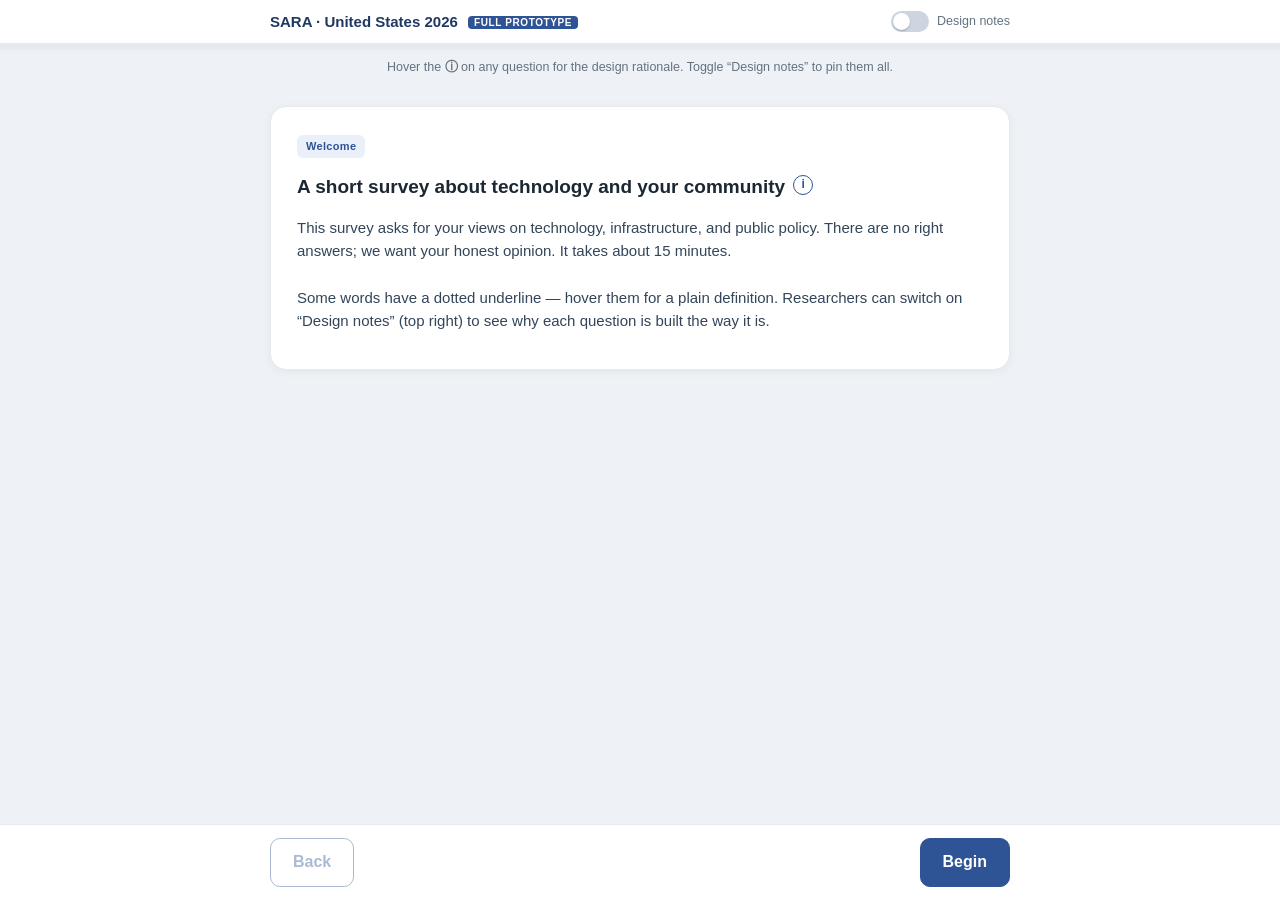
<file: SARA USA — full survey prototype v2.html>
<!DOCTYPE html>
<html lang="en">
<head>
<meta charset="utf-8"/>
<meta name="viewport" content="width=device-width, initial-scale=1"/>
<title>SARA USA 2026 — full survey prototype</title>
<style>
  :root{--ink:#1c2733;--muted:#647281;--line:#e6eaef;--bg:#eef1f5;--card:#fff;--accent:#2e5496;--accent2:#1f3864;--accentsoft:#eaf0fa;--good:#2e8b57;--warn:#c0392b;--tipbg:#1f2937}
  *{box-sizing:border-box} html,body{margin:0;padding:0}
  body{font-family:-apple-system,Segoe UI,Roboto,Helvetica,Arial,sans-serif;color:var(--ink);background:var(--bg);line-height:1.55;-webkit-font-smoothing:antialiased}
  .topbar{position:sticky;top:0;z-index:30;background:#fff;border-bottom:1px solid var(--line);box-shadow:0 1px 3px rgba(20,40,70,.05)}
  .topbar .inner{max-width:780px;margin:0 auto;padding:10px 20px;display:flex;align-items:center;gap:14px}
  .brand{font-weight:800;color:var(--accent2);font-size:15px;white-space:nowrap}
  .brand .tag{font-size:10px;font-weight:700;color:#fff;background:var(--accent);border-radius:4px;padding:1px 6px;margin-left:6px;vertical-align:middle;letter-spacing:.06em}
  .grow{flex:1}
  .switch{display:flex;align-items:center;gap:8px;font-size:12.5px;color:var(--muted);cursor:pointer;user-select:none}
  .switch input{display:none}
  .track{width:38px;height:21px;background:#cdd6e0;border-radius:999px;position:relative;transition:.15s}
  .track::after{content:"";position:absolute;top:2px;left:2px;width:17px;height:17px;background:#fff;border-radius:50%;transition:.15s;box-shadow:0 1px 2px rgba(0,0,0,.25)}
  .switch input:checked + .track{background:var(--accent)}
  .switch input:checked + .track::after{transform:translateX(17px)}
  .progress{height:4px;background:#e6eaef}
  .bar{height:100%;width:0;background:linear-gradient(90deg,var(--accent),#4d79b8);transition:width .25s}
  .wrap{max-width:780px;margin:0 auto;padding:28px 20px 120px}
  .card{background:var(--card);border:1px solid var(--line);border-radius:16px;padding:26px 26px 22px;box-shadow:0 2px 10px rgba(20,40,70,.05);animation:rise .25s ease}
  @keyframes rise{from{opacity:0;transform:translateY(6px)}to{opacity:1;transform:none}}
  .chip{display:inline-block;font-size:11px;font-weight:700;color:var(--accent);background:var(--accentsoft);border-radius:6px;padding:3px 9px;letter-spacing:.03em;margin-bottom:14px}
  .qhead{display:flex;align-items:flex-start;gap:8px}
  .q{font-size:19px;font-weight:650;color:#1b2733;margin:0}
  .info{flex:none;margin-top:3px;width:20px;height:20px;border-radius:50%;border:1.5px solid var(--accent);color:var(--accent);font-size:12px;font-weight:800;line-height:17px;text-align:center;cursor:help;background:#fff;user-select:none;transition:.12s}
  .info:hover{background:var(--accent);color:#fff}
  .opts{margin-top:18px;display:flex;flex-direction:column;gap:10px}
  .opt{display:flex;align-items:center;gap:12px;border:1.5px solid var(--line);border-radius:11px;padding:13px 15px;cursor:pointer;transition:.12s;background:#fff;font-size:15px}
  .opt:hover{border-color:#b9c7da;background:#fafbfd}
  .opt.sel{border-color:var(--accent);background:var(--accentsoft);box-shadow:inset 0 0 0 1px var(--accent)}
  .opt .dot{flex:none;width:18px;height:18px;border-radius:50%;border:2px solid #b9c7da;transition:.12s}
  .opt.sel .dot{border-color:var(--accent);background:radial-gradient(circle at center,var(--accent) 0 6px,#fff 7px)}
  .opt .box{flex:none;width:18px;height:18px;border-radius:5px;border:2px solid #b9c7da}
  .opt.sel .box{border-color:var(--accent);background:var(--accent)}
  .opt.sq{border-style:dashed;color:var(--muted);justify-content:center}
  .likert{display:flex;gap:6px;margin-top:18px;flex-wrap:wrap}
  .likert .lk{flex:1;min-width:80px;text-align:center;border:1.5px solid var(--line);border-radius:10px;padding:11px 6px;cursor:pointer;font-size:12.5px;transition:.12s;background:#fff;line-height:1.25}
  .likert .lk:hover{border-color:#b9c7da;background:#fafbfd}
  .likert .lk.sel{border-color:var(--accent);background:var(--accent);color:#fff;font-weight:600}
  .matrix{margin-top:16px;overflow-x:auto}
  table.mx{border-collapse:collapse;width:100%;font-size:13px}
  table.mx th{font-weight:600;color:var(--muted);padding:7px 6px;text-align:center;font-size:11px}
  table.mx td{padding:7px 6px;text-align:center;border-top:1px solid var(--line)}
  table.mx td.rl{text-align:left;font-weight:500;color:#283b4a;max-width:300px}
  .mxr{width:20px;height:20px;border-radius:50%;border:2px solid #b9c7da;display:inline-block;cursor:pointer;transition:.1s}
  .mxr.sel{border-color:var(--accent);background:radial-gradient(circle at center,var(--accent) 0 6px,#fff 7px)}
  .dctx{font-size:13.5px;color:var(--muted);margin:6px 0 16px;background:#f7f9fc;border:1px solid var(--line);border-radius:10px;padding:11px 14px}
  .dce{display:grid;grid-template-columns:1fr 1fr;gap:12px}
  .dopt{border:1.5px solid var(--line);border-radius:13px;overflow:hidden;cursor:pointer;transition:.12s;background:#fff}
  .dopt:hover{border-color:#b9c7da}
  .dopt.sel{border-color:var(--accent);box-shadow:0 0 0 2px var(--accent)}
  .dopt h4{margin:0;padding:11px 14px;background:#f4f7fb;font-size:13.5px;border-bottom:1px solid var(--line);color:var(--accent2)}
  .dopt.sel h4{background:var(--accent);color:#fff}
  .dopt dl{margin:0;padding:12px 14px;font-size:13px}
  .dopt dt{color:var(--muted);font-size:11px;text-transform:uppercase;letter-spacing:.03em;margin-top:8px}
  .dopt dt:first-child{margin-top:0}
  .dopt dd{margin:1px 0 0;font-weight:600;color:#22303d}
  .dopt .risk{color:var(--warn)}
  .sq-row{margin-top:12px}
  select,input[type=number],input[type=text]{font:inherit;padding:11px 13px;border:1.5px solid var(--line);border-radius:10px;width:100%;max-width:360px;margin-top:16px;background:#fff}
  .rat{margin-top:18px;border-left:4px solid var(--accent);background:#f6f9ff;border-radius:0 10px 10px 0;padding:12px 16px;font-size:13px;color:#33455a;display:none}
  body.notes .rat{display:block}
  .rat b{color:var(--accent2)} .rat ul{margin:6px 0 0;padding-left:18px} .rat li{margin:3px 0}
  .term{border-bottom:1.5px dotted var(--accent);cursor:help}
  .lead{font-size:15px;color:#33455a}
  .infobox{margin-top:6px;background:#fffaf0;border:1px solid #f0dcae;border-radius:11px;padding:14px 16px;font-size:14.5px;color:#4a3c1c}
  .nav{position:fixed;bottom:0;left:0;right:0;background:#fff;border-top:1px solid var(--line);z-index:30}
  .nav .inner{max-width:780px;margin:0 auto;padding:13px 20px;display:flex;align-items:center;gap:12px}
  .btn{font:inherit;font-weight:650;border-radius:10px;padding:11px 22px;cursor:pointer;border:1.5px solid var(--accent);transition:.12s}
  .btn.primary{background:var(--accent);color:#fff} .btn.primary:hover{background:var(--accent2)}
  .btn.ghost{background:#fff;color:var(--accent)} .btn.ghost:hover{background:var(--accentsoft)}
  .btn:disabled{opacity:.4;cursor:not-allowed}
  .stepinfo{flex:1;text-align:center;color:var(--muted);font-size:12.5px}
  #tip{position:fixed;z-index:100;max-width:350px;background:var(--tipbg);color:#f1f5f9;font-size:13px;line-height:1.5;border-radius:10px;padding:12px 14px;box-shadow:0 8px 28px rgba(0,0,0,.28);opacity:0;pointer-events:none;transition:opacity .12s}
  #tip.on{opacity:1;pointer-events:auto}
  #tip b{color:#fff} #tip ul{margin:7px 0 0;padding-left:17px} #tip li{margin:3px 0;color:#d6deea}
  #tip .pin{font-size:11px;color:#9fb0c6;margin-top:8px;display:block}
  .datatable{width:100%;border-collapse:collapse;margin-top:14px;font-size:13px}
  .datatable th{text-align:left;background:#f4f7fb;padding:8px 10px;border-bottom:2px solid var(--line);color:var(--accent2);font-size:12px}
  .datatable td{padding:7px 10px;border-bottom:1px solid var(--line);vertical-align:top}
  .datatable td.var{font-family:ui-monospace,Menlo,monospace;color:var(--accent);white-space:nowrap}
  .datatable td.val{font-weight:600} .datatable td.note{color:var(--muted);font-size:12px}
  .derived{margin-top:18px;background:#f6f9ff;border:1px solid #d7e3f6;border-radius:11px;padding:14px 16px;font-size:13px}
  .derived h4{margin:0 0 6px;color:var(--accent2);font-size:14px}
  pre.json{background:#0f172a;color:#cbd5e1;border-radius:10px;padding:14px;overflow:auto;font-size:12px;margin-top:14px;max-height:260px}
  .hintbar{max-width:780px;margin:10px auto 0;padding:0 20px;color:var(--muted);font-size:12.5px;text-align:center}
  @media(max-width:640px){.dce{grid-template-columns:1fr}.card{padding:20px 16px}.q{font-size:17px}}
</style>
</head>
<body>
<div class="topbar">
  <div class="inner">
    <div class="brand">SARA &middot; United States 2026 <span class="tag">FULL PROTOTYPE</span></div>
    <div class="grow"></div>
    <label class="switch" title="Reveal the design rationale under every question">
      <input type="checkbox" id="notesToggle"/><span class="track"></span><span>Design notes</span>
    </label>
  </div>
  <div class="progress"><div class="bar" id="bar"></div></div>
</div>
<div class="hintbar" id="hintbar">Hover the <b>&#9432;</b> on any question for the design rationale. Toggle &ldquo;Design notes&rdquo; to pin them all.</div>
<div class="wrap"><div id="screen"></div></div>
<div class="nav"><div class="inner">
  <button class="btn ghost" id="back">Back</button>
  <div class="stepinfo" id="stepinfo"></div>
  <button class="btn primary" id="next">Next</button>
</div></div>
<div id="tip"></div>

<script>
const DEF={
  "advanced AI":"AI systems substantially more capable than today's, approaching or exceeding human ability across most cognitive tasks.",
  "catastrophe":"In this survey, an AI-caused event that kills 100,000 or more people. The severity is held fixed; how tolerance changes with the death toll is measured separately.",
  "loss of control":"A scenario in which an advanced AI system acts against human intentions in ways people cannot stop or reverse.",
  "societal risk":"The chance an event happens somewhere in the population, not your personal chance of being harmed.",
  "tolerable":"Acceptable only if the risk is actively managed and reduced where reasonably practicable — a regulator's term, distinct from 'acceptable'."
};
const TOL=["Acceptable","Tolerable","Intolerable","Unacceptable / should be illegal"];
const AGREE=["Strongly agree","Agree","Neither","Disagree","Strongly disagree"];
const SUPPORT=["Strongly support","Somewhat support","Somewhat oppose","Strongly oppose","Don't know"];
const WORRY=["Very worried","Fairly worried","Not very worried","Not at all worried","Don't know"];
const TRUST=["A great deal","A fair amount","Not very much","Not at all","Don't know"];

const SURVEY=[
/* ---------- INTRO (topic-neutral on purpose) ---------- */
{kind:"intro",chip:"Welcome",q:"A short survey about technology and your community",
 lead:"This survey asks for your views on technology, infrastructure, and public policy. There are no right answers; we want your honest opinion. It takes about 15 minutes.<br><br>Some words have a dotted underline &mdash; hover them for a plain definition. Researchers can switch on &ldquo;Design notes&rdquo; (top right) to see why each question is built the way it is.",
 why:"<b>The intro is deliberately generic and does not mention AI.</b> The first few questions test how people react to infrastructure projects; if we said up front that this is an AI survey, the 'AI' label would already be salient and the reverse-halo test (below) would be contaminated.",
 cons:["Standard definitions (catastrophe, loss of control, societal risk) are shown on hover and on first use, per the Instrument preface."]},

/* ---------- MODULE 8 ENV — MOVED FIRST, UNPRIMED ---------- */
{kind:"single",chip:"Community & infrastructure",varname:"env_label",
 q:"A company wants to buy land, electricity, and water near you to run a large facility. It would create few local jobs, mainly serve customers elsewhere, and pay about $2,800 per resident a year in local taxes. How acceptable is this if it is an <b>AI data centre</b>?",
 options:["Completely acceptable","Mostly acceptable","Neither","Mostly unacceptable","Completely unacceptable"],
 why:"<b>The reverse-halo (AI-label) experiment, and the reason these questions now come first.</b> The identical facility is shown to others as a manufacturing plant, a semiconductor factory, or a bottling plant. The gap between 'AI data centre' and the generic versions, holding the facts constant, is the AI-specific penalty.",
 cons:["Moved from Module 8 to question 1: by question 8 the survey was obviously about AI, which contaminates the contrast. It must run before 'AI' is salient.","Label is randomised across respondents; the facts (jobs, beneficiaries, taxes) are held constant so only the label varies."]},

{kind:"single",chip:"Community & infrastructure",varname:"env_reversal",
 q:"Suppose your area already received about $2,800 per resident a year from a local facility like that. Would giving up that money &mdash; to avoid its land, water, and energy use &mdash; be worth it?",
 options:["Definitely worth giving up the money","Probably worth it","Hard to say","Probably not worth it","Definitely not worth it"],
 why:"<b>Status-quo-bias reversal (after Masley).</b> The same tradeoff, with the default flipped: here the money is the thing you would give up. Comparing this with the previous answer estimates how much opposition is status-quo bias rather than a considered judgement.",
 cons:["Masley's empirical offset claims are contested, so we test the framing effect on preferences, not whether the offsets are real."]},

{kind:"select",chip:"Community & infrastructure",varname:"env_forgo",
 q:"What is the most tax revenue per resident, per year, your area should be willing to give up to avoid such a facility's land, water, and energy use?",
 options:["$0","$1–50","$51–150","$151–500","$501–1,500","More than $1,500","Don't know"],
 why:"<b>A continuous version of the trade.</b> If the amount people would give up is below what the facility actually pays (~$2,800), they have revealed, on their own terms, that it is worth it.",
 cons:["Compared against the real per-resident tax figure during analysis."]},

/* ---------- (AI now on the table) ENV ATTITUDE ---------- */
{kind:"likert",chip:"Module 8 · Environment",varname:"env_attitude",scale:WORRY,
 q:"How worried, if at all, are you about <span class='term' data-d='advanced AI'>advanced AI</span>'s impact on the environment, including its energy and water use?",
 why:"<b>Baseline environmental concern.</b> Lets us relate the framing effects above to people's underlying worry, and is a natural bridge into the AI-focused part of the survey.",
 cons:["Placed after the label experiment so it does not prime 'AI' beforehand."]},

/* ---------- MODULE 1 ATTITUDES ---------- */
{kind:"single",chip:"Module 1 · Attitudes",varname:"m1_goodharm",
 q:"Overall, do you think advanced AI will do more good or more harm?",
 options:["More good than harm","About equal","More harm than good","Don't know"],
 why:"<b>A simple, robust attitude item (Cluster A).</b> Carried from SARA core for trend comparison; reported directly.",
 cons:["Cluster A (attitudes) items are descriptive and robust; the harder risk-tolerance items are Cluster B and treated more cautiously."]},

{kind:"likert",chip:"Module 1 · Attitudes",varname:"m1_worry_control",scale:WORRY,
 q:"How worried, if at all, are you that humans will lose control of AI?",
 why:"<b>Loss-of-control concern.</b> A headline trend item, comparable to the UK CDEI / DSIT surveys.",
 cons:["'Loss of control' is defined on hover so respondents share a meaning (Gradient's point about key terms)."]},

{kind:"likert",chip:"Module 1 · Attitudes",varname:"m1_trust_companies",scale:TRUST,
 q:"To what extent do you trust technology companies to make sure the AI they build is safe?",
 why:"<b>Trust in industry self-regulation.</b> Feeds the co-regulation questions later and is one of the most stable cross-country findings.",
 cons:["Trust scale (a great deal &rarr; not at all), not agree/disagree, to match prior international items."]},

{kind:"likert",chip:"Module 1 · Attitudes",varname:"m1_extinction_priority",scale:AGREE,
 q:"How much do you agree? &ldquo;Reducing the risk of human extinction from AI should be a global priority, alongside risks like pandemics and nuclear war.&rdquo;",
 why:"<b>The CAIS statement, repeated for a trend.</b> SARA 2024 found strong agreement; repeating it measures movement.",
 cons:["Kept verbatim from prior waves so the year-on-year comparison is clean."]},

{kind:"single",chip:"Module 1 · Attitudes",varname:"m1_reg_toofar",
 q:"Thinking about AI in the US, are you more concerned that the government will&hellip;",
 options:["Go too far regulating it","Not go far enough regulating it","Not sure"],
 why:"<b>Direction of regulatory concern.</b> A neutral framing that lets both 'overreach' and 'underreach' worries surface.",
 cons:["Balanced wording so neither side is the easy pick."]},

{kind:"likert",chip:"Module 1 · Attitudes",varname:"m1_treaty_ban",scale:SUPPORT,
 q:"Would you support or oppose an international treaty to ban the development of any 'smarter-than-human' AI?",
 why:"<b>Appetite for strong international action (Cluster A).</b> Comparable to YouGov / ControlAI items.",
 cons:["A neutrally worded twin of the superintelligence statement later in the survey; the two let us check wording effects."]},

/* ---------- INFORMATION-PROVISION EXPERIMENT ---------- */
{kind:"info",chip:"Before the next questions",
 q:"A note before the next few questions",
 infotext:"Some experts worry that as AI systems become more capable, they could act in ways their developers did not intend and cannot easily stop &mdash; what researchers call <span class='term' data-d='loss of control'>loss of control</span>. Others argue these concerns are speculative and that real harms are narrower and more manageable. The next questions ask what level of risk you find acceptable.",
 why:"<b>The information-provision experiment.</b> A random half of respondents see this short, balanced explanation before the tolerance questions; the other half do not. Comparing them shows whether an informed judgement differs from a snap one.",
 cons:["Gradient and the citizens'-assembly idea: people may lack the concepts to answer well. Rather than assume the uninformed answer is considered, we measure the difference and report the informed estimate where they diverge.","Includes a one-line counter-consideration so it is not a nudge."]},

/* ---------- MODULE 2 STATUS QUO ---------- */
{kind:"likert",chip:"Module 2 · Status quo",varname:"m2_tol_anchor",scale:TOL,
 q:"Dario Amodei, CEO of the AI company Anthropic, has estimated roughly a <b>25% chance</b> that AI goes &ldquo;really, really badly.&rdquo; A risk at that level is&hellip;",
 why:"<b>Recognition, not generation.</b> People can't reliably produce a probability, but they can judge one we hand them. The judgement is about a number a developer volunteered, so it doesn't depend on the public's numeracy.",
 cons:["The anchor is randomised across a balanced pool from Yann LeCun (&asymp;0%) to Amodei (25%), so we are not curating only alarming numbers.","Reported by source, never as a single average that hides the spread."]},

{kind:"likert",chip:"Module 2 · Status quo",varname:"m2_pace",scale:TOL,
 q:"Setting catastrophic risks aside, how tolerable is the current pace at which AI is changing work, information, and daily life?",
 why:"<b>Non-catastrophic disruption.</b> Captures people who dislike AI's effects on society even if they are unworried about catastrophe (Peter Barnett's point).",
 cons:["Uses the same tolerability scale so it sits alongside the catastrophic items."]},

{kind:"single",chip:"Module 2 · Status quo",varname:"m2_frame_applicable",
 q:"Some technologies, like flying or nuclear power, are held to a strict number for how risky they're allowed to be. Which is closer to your view about <span class='term' data-d='advanced AI'>advanced AI</span>?",
 options:["You can put a number on its risk and hold it to a safety limit too","Its risk is too uncertain to put a useful number on","Unsure"],
 why:"<b>Frame-applicability check.</b> Later questions assume risk can be quantified. This measures that premise instead of assuming it; results are reported separately for people who reject the frame.",
 cons:["Both options are matched for length and reading level, with the aviation/nuclear example in the stem, so neither answer is easier to pick."]},

/* ---------- MODULE 3 EXPECTED STANDARD ---------- */
{kind:"single",chip:"Module 3 · Expected standard",varname:"m3a_i_standards",
 q:"Compared with the safety <b>regulations</b> on nuclear power, regulation of advanced AI should be&hellip;",
 options:["Much stricter","Somewhat stricter","About the same","Somewhat less strict","Much less strict","Cannot compare these technologies"],
 why:"<b>Relative anchoring.</b> Instead of asking for a number, we ask how AI should compare with a technology people already live with; the named anchor carries a known risk level, so the answer implies a band.",
 cons:["The comparator (aviation / nuclear / medicines / cars / food) is randomised across respondents."]},

{kind:"single",chip:"Module 3 · Expected standard",varname:"m3a_ii_safety",
 q:"And compared with how safe nuclear power is <b>in practice</b>, advanced AI systems themselves should be&hellip;",
 options:["Much safer","Somewhat safer","About as safe","Somewhat less safe","Much less safe","Cannot compare these technologies"],
 why:"<b>Stricter standards and safer systems are different questions.</b> Splitting them fixes the Figure-11 category error Gradient identified.",
 cons:["Same comparator as the previous item, so the two can be compared within person."]},

{kind:"single",chip:"Module 3 · Sanity anchor",varname:"m3_sanity",
 q:"Climbing Mount Everest kills roughly <b>1 in 100</b> people who attempt the summit. Compared with how safe that is, advanced AI systems should be&hellip;",
 options:["Much safer","Somewhat safer","About as safe","Somewhat less safe","Much less safe","Cannot compare these technologies"],
 why:"<b>A deliberately easy, high-risk anchor &mdash; a sanity check.</b> It sits opposite the very-safe comparators (aviation is about 1 in 10,000,000): almost everyone should say AI must be far safer than a 1-in-100-death activity. Anyone choosing 'as safe' or 'less safe' is probably not engaging with the scale, which both flags them and tests whether people can place AI across the full risk range.",
 cons:["Randomised across a few high-risk voluntary activities to span the dangerous end: bungee jumping (~1 in 500,000 per jump), BASE jumping (~1 in 2,300), climbing Mount Everest (~1 in 100). Death rates are approximate and to be verified before fielding.","Pairs with the very-safe comparators in 3a; together they bracket the scale, which is the strongest test of scope sensitivity in the comparative items."]},

{kind:"single",chip:"Module 3 · Quality check",varname:"m3_attention",
 q:"To check you're reading carefully, please select &ldquo;Somewhat less strict than nuclear power&rdquo; below.",
 options:["Much stricter than nuclear power","Somewhat stricter than nuclear power","About the same","Somewhat less strict than nuclear power","Much less strict than nuclear power"],
 why:"<b>Attention check, embedded among the equivalence items.</b> It mimics the comparative-standard format, so it only blends in (and works) when it sits next to those items &mdash; which is why it now lives here rather than in Module 7.",
 cons:["One of a pair; its twin instructs 'more strict', so a pattern-clicker fails at least one."]},

/* ---------- MODULE 4 QUANT CORE ---------- */
{kind:"dce",chip:"Module 4 · The public number (DCE)",varname:"dce_t1",
 q:"Here are two possible futures for advanced AI in the US, plus the option to keep things as they are. Which do you prefer? (1 of about 10)",
 context:"In each future, a <span class='term' data-d='catastrophe'>catastrophe</span> means an AI-caused event that kills 100,000 or more people.",
 aoptions:[
  {label:"Future A",attrs:{"Annual chance of a catastrophe":"1 in 1,000","What AI delivers":"Transformative — cures diseases, helps climate","Global position":"The US leads the world","Cost to your household / year":"$400"}},
  {label:"Future B",attrs:{"Annual chance of a catastrophe":"1 in 100,000","What AI delivers":"Modest — better everyday tools","Global position":"Other countries lead","Cost to your household / year":"$0"}}],
 sq:"Neither — keep AI roughly as it is today",
 why:"<b>The primary instrument for the public number.</b> People can't state an acceptable probability cold, but they can choose between concrete options. Across ~10 of these, a model recovers the level of catastrophic risk people accept and what they'll pay for safety.",
 cons:["Attributes are exactly the tradeoff Dean Ball names: safety (risk), utility (benefit), competition (global position), plus cost for willingness-to-pay.","Catastrophe severity is fixed here; how tolerance scales with deaths is measured in the grid below."]},

{kind:"dce",chip:"Module 4 · The public number (DCE)",varname:"dce_t2",
 q:"And this pair? (2 of about 10)",
 context:"Same setup — a <span class='term' data-d='catastrophe'>catastrophe</span> is an AI-caused event killing 100,000+ people.",
 aoptions:[
  {label:"Future A",attrs:{"Annual chance of a catastrophe":"1 in 100","What AI delivers":"Major — strong growth, new industries","Global position":"The US keeps pace","Cost to your household / year":"$0"}},
  {label:"Future B",attrs:{"Annual chance of a catastrophe":"1 in 1,000,000","What AI delivers":"Modest — better everyday tools","Global position":"The US keeps pace","Cost to your household / year":"$1,000"}}],
 sq:"Neither — keep AI roughly as it is today",
 why:"<b>Repetition is the point.</b> Each task varies the attributes; the pattern of choices across all tasks is what identifies the tradeoffs, not any single answer.",
 cons:["The full design is D-optimal (cbcTools); each respondent sees a balanced subset."]},

{kind:"single",chip:"Module 4 · Direct check",varname:"m4b_reasonable",
 q:"What is the highest annual chance of an AI disaster killing 100,000+ people that you would consider <b>reasonable</b>? (Any higher would be unreasonable.)",
 options:["1 in 100","1 in 1,000","1 in 10,000","1 in 100,000","1 in 1,000,000","1 in 10,000,000 or less","Zero risk only is reasonable","Too speculative to answer"],
 why:"<b>A direct single-shot elicitation, kept as a cross-check.</b> The RAISE Act bars 'unreasonable' risk but never defines it; public expectation is a legitimate input.",
 cons:["Secondary to the DCE; reported as validation, not the headline."]},

{kind:"matrix",chip:"Module 4 · Scope (within-person)",varname:"m4c",scale:TOL,
 q:"Think about an AI disaster that kills <b>100,000 people</b> (<span class='term' data-d='societal risk'>societal risk</span>, not your personal risk). For each annual chance, how tolerable is it?",
 rows:[{k:"p1e3",l:"1 in 1,000 per year"},{k:"p1e5",l:"1 in 100,000 per year"},{k:"p1e7",l:"1 in 10,000,000 per year"}],
 why:"<b>Benjamin Reid's scope instrument and the DCE's cross-check.</b> Each person judges several probabilities, so we can see whether their tolerance actually falls as risk rises &mdash; and whether more numerate people show that more.",
 cons:["Rows are two orders of magnitude apart, so a scope-insensitive person who rates them all the same is clearly distinguishable.","Within-subjects on purpose; natural frequencies, no percentages; order randomised with a between-subjects cross-check for demand effects."]},

/* ---------- MODULE 5 TRADEOFFS ---------- */
{kind:"select",chip:"Module 5 · Tradeoffs",varname:"m5_wtp",
 q:"What is the most you would pay each year, through taxes or higher prices, to cut the chance of an AI <span class='term' data-d='catastrophe'>catastrophe</span> from 1 in 20 to 1 in 100 over the next 30 years?",
 options:["$0","$1–10","$10–100","$100–1,000","$1,000–10,000","More than $10,000","Don't know"],
 why:"<b>A costed tradeoff on a log scale.</b> Each band is about ten times the last, because willingness-to-pay is roughly log-normal. The continuous estimate comes from the DCE; this is a cross-check.",
 cons:["Log bands, not a free-text box: open dollars invite protest zeros, round-number anchoring, and outliers that swamp the mean."]},

{kind:"single",chip:"Module 5 · Tradeoffs",varname:"m5b_delay_uncond",
 q:"Putting risk to one side, would you support or oppose <b>delaying</b> the deployment of advanced AI by several years?",
 options:["Strongly support","Somewhat support","Neither","Somewhat oppose","Strongly oppose"],
 why:"<b>Unconditional support for delay, measured directly.</b> Gradient caught the 2025 report turning a conditional answer into 'X% support waiting 10+ years'. This is the unconditional version, reported on its own.",
 cons:["Paired with the conditional version next; the two are never merged."]},

{kind:"single",chip:"Module 5 · Tradeoffs",varname:"m5b_delay_cond",
 q:"<b>If</b> delaying advanced AI by 10 years would cut the chance of a <span class='term' data-d='catastrophe'>catastrophe</span> from 5% to 1%, that delay would be&hellip;",
 options:["Clearly worthwhile","Probably worthwhile","Difficult to judge","Probably not worthwhile","Clearly not worthwhile"],
 why:"<b>Conditional, and reported as conditional.</b> Any figure carries its condition verbatim, never collapsed into unconditional support.",
 cons:["The strict conditional-reporting rule is pre-registered."]},

{kind:"single",chip:"Module 5 · Tradeoffs",varname:"m5_race",
 q:"<b>If</b> slowing US AI development let other countries catch up, but cut the chance of a <span class='term' data-d='catastrophe'>catastrophe</span> from 5% to 1%, that slowdown would be&hellip;",
 options:["Clearly worthwhile","Probably worthwhile","Difficult to judge","Probably not worthwhile","Clearly not worthwhile"],
 why:"<b>The competition tradeoff as a direct item.</b> Mirrors the 'global position' attribute in the DCE and Ball's question about utility, safety, and competition.",
 cons:["Phrased as a conditional, like the delay item."]},

/* mitigations & priority-risks batteries moved to the Dumpster (protocol section 6), per MN, 17 Jun 2026 */

/* ---------- MODULE 6 POLICY ---------- */
{kind:"single",chip:"Module 6 · Policy",varname:"m6_certify",
 q:"Before deployment, who should certify that an AI system is safe?",
 options:["The companies that build them","Government agencies","Independent third-party auditors","No certification needed; the market will sort it out"],
 why:"<b>A decision-relevant policy lever (Cluster A).</b> Distinguishes appetite for self-, government, and third-party oversight.",
 cons:["Stands on its own regardless of how the catastrophe items land."]},

{kind:"single",chip:"Module 6 · Policy",varname:"m6_faa",
 q:"Some have proposed regulating frontier AI like the FAA regulates aircraft: models would have to pass independent safety testing before release, and the government could block or reverse a release that fails to meet safety standards. Do you support or oppose this?",
 options:["Strongly support","Somewhat support","Somewhat oppose","Strongly oppose","Unsure"],
 why:"<b>The FAA model: binding pre-release testing.</b> This is Anthropic's stated proposal &mdash; the cars/airplanes/drugs analogy (powerful technologies essential to the economy but able to kill many people if built or run poorly). It goes beyond the June 2026 White House executive order, which is security-focused and explicitly voluntary (it disavows any mandatory licensing or pre-clearance of new models).",
 cons:["Attributed to Anthropic only in this rationale; the participant sees a neutral 'some have proposed', not a branded position, to avoid biasing the answer.","Tests the single most consequential mitigation directly, now that the mitigations battery has moved to the Dumpster."]},

{kind:"single",chip:"Module 6 · Policy",varname:"m6_fedstate",
 q:"Should the US have one national AI policy, or let each state set its own rules?",
 options:["Strongly prefer one federal policy","Somewhat prefer federal","Somewhat prefer state-by-state","Strongly prefer state-by-state"],
 why:"<b>Federal pre-emption vs a state patchwork.</b> Central to whether the RAISE Act can model federal law; a US-specific fragmentation question.",
 cons:["Four-point forced choice with no midpoint to avoid fence-sitting on a binary policy question."]},

{kind:"single",chip:"Module 6 · Policy",varname:"m6_killswitch",
 q:"Should advanced AI be legally required to have an emergency &ldquo;kill switch&rdquo; to shut it down if it behaves dangerously?",
 options:["Yes, for all AI systems","Yes, but only for high-risk systems","No, voluntary guidelines are enough","Unsure"],
 why:"<b>Fills a gap in current bills.</b> Neither the RAISE Act nor SB 53 addresses post-deployment intervention.",
 cons:[]},

{kind:"single",chip:"Module 6 · Policy",varname:"m6_liability",
 q:"If an AI system causes a <span class='term' data-d='catastrophe'>catastrophe</span>, under what conditions should the company that built it be financially liable?",
 options:["Fully liable, even if it followed every rule (strict liability)","Liable only if it failed to take reasonable care (negligence / duty of care)","Liable only if it broke a specific written rule","Not liable if it followed all safety standards","Unsure"],
 why:"<b>Liability rules, with a real middle option.</b> Tests appetite for proposals like the RAISE Act and SB 53.",
 cons:["The negligence / duty-of-care middle was added so support for strict liability isn't overstated (Ball's point)."]},

/* ---------- MODULE 7 VALIDATION ---------- */
{kind:"likert",chip:"Module 7 · Validation",varname:"m7_si_ban",scale:AGREE,
 q:"How much do you agree? &ldquo;I support a ban on developing smarter-than-human AI until there is broad scientific consensus it can be done safely, and strong public buy-in.&rdquo;",
 why:"<b>We test the wording, not just the view.</b> This is a real campaign statement whose conditions inflate agreement. Half of respondents instead see a symmetric permission-framed version; the gap is the wording effect.",
 cons:["A random third of respondents also saw a competitiveness message, and a third a safety message, before the tolerance block, so we can show how stable these views are."]},

/* ---------- MODULE 9 COVARIATES + DEMOGRAPHICS ---------- */
{kind:"number",chip:"About you",varname:"m9_crt_pig",
 q:"A quick puzzle: a man buys a pig for $60, sells it for $70, buys it back for $80, and sells it again for $90. How much money has he made? ($)",
 why:"<b>Cognitive Reflection Test (one of several, Benjamin Reid's items).</b> Measures whether someone overrides an intuitive-but-wrong answer. A covariate, never used to exclude people.",
 cons:["With the numeracy item, this is the moderator in the scope-sensitivity analysis: do more reflective people track risk magnitude more closely?"]},

{kind:"number",chip:"About you",varname:"m9_numeracy",
 q:"Imagine rolling a fair six-sided die 1,000 times. Out of 1,000 rolls, how many times do you think it would land on an even number (2, 4, or 6)?",
 why:"<b>Risk-literacy / numeracy (Berlin-style item).</b> Used to report results for high- vs low-numeracy respondents and to test the scope-sensitivity interaction.",
 cons:["Retained as a moderator, not an exclusion criterion."]},

{kind:"single",chip:"About you",varname:"m9_politics",
 q:"In general, how would you describe your political views?",
 options:["Very liberal","Liberal","Slightly liberal","Moderate","Slightly conservative","Conservative","Very conservative"],
 why:"<b>Standard covariate (Jost, 2006).</b> Lets us report across the political spectrum, which matters for a US sample and for federal-vs-state questions.",
 cons:["Reported as a breakdown, not used to weight the headline."]},

{kind:"single",chip:"About you",varname:"m9_ai_use",
 q:"In your personal life, work, or studies, how often do you intentionally use AI tools, including chatbots like ChatGPT?",
 options:["Never","A few times a year","Every few months","Monthly","Weekly","Daily"],
 why:"<b>AI familiarity.</b> A validated proxy for hands-on experience (Gillespie et al., 2025).",
 cons:["Frequency of use, not self-rated expertise, which people misjudge."]},

{kind:"select",chip:"About you",varname:"demo_age",
 q:"What is your age?",
 options:["18–24","25–34","35–44","45–54","55–64","65–74","75 or older","Prefer not to say"],
 why:"<b>Demographics for weighting.</b> Age, with the items that follow, feeds the MRP model that produces nationally- and state-representative estimates.",
 cons:["Bands match the US Census / ACS adult age groups (table B01001, collapsed), so they post-stratify cleanly to population controls. Verify against the exact ACS pull before fielding."]},

{kind:"single",chip:"About you",varname:"demo_gender",
 q:"What is your gender?",
 options:["Male","Female","In another way / non-binary","Prefer not to say"],
 why:"<b>Weighting variable.</b> Part of the post-stratification frame.",
 cons:["Post-stratification uses the Census ACS sex controls (Male / Female); the additional category is kept descriptively rather than dropped, and allocated for weighting. Matches how the Census reports sex while staying inclusive."]},

{kind:"single",chip:"About you",varname:"demo_education",
 q:"What is the highest level of education you have completed?",
 options:["Less than high school diploma","High school graduate (or equivalent)","Some college, no degree","Associate degree","Bachelor's degree","Graduate or professional degree","Prefer not to say"],
 why:"<b>Weighting variable.</b> Education correlates with both numeracy and AI attitudes, so it matters for representative estimates.",
 cons:["Categories match the Census / ACS educational-attainment table (B15003, collapsed), so they post-stratify to population controls."]},

{kind:"select",chip:"About you",varname:"demo_state",
 q:"Which state do you live in?",
 options:["Alabama","Alaska","Arizona","Arkansas","California","Colorado","Connecticut","Delaware","District of Columbia","Florida","Georgia","Hawaii","Idaho","Illinois","Indiana","Iowa","Kansas","Kentucky","Louisiana","Maine","Maryland","Massachusetts","Michigan","Minnesota","Mississippi","Missouri","Montana","Nebraska","Nevada","New Hampshire","New Jersey","New Mexico","New York","North Carolina","North Dakota","Ohio","Oklahoma","Oregon","Pennsylvania","Rhode Island","South Carolina","South Dakota","Tennessee","Texas","Utah","Vermont","Virginia","Washington","West Virginia","Wisconsin","Wyoming","Prefer not to say"],
 why:"<b>State is essential for the MRP state-level estimates.</b> All 50 states plus the District of Columbia (the earlier 6-state stub was a placeholder).",
 cons:["No state map is published unless the effective sample per state clears a pre-registered threshold."]},

{kind:"select",chip:"About you",varname:"demo_income",
 q:"What was your total household income last year, before taxes?",
 options:["Under $15,000","$15,000–$24,999","$25,000–$34,999","$35,000–$49,999","$50,000–$74,999","$75,000–$99,999","$100,000–$149,999","$150,000–$199,999","$200,000 or more","Prefer not to say"],
 why:"<b>Weighting variable, and a control for willingness-to-pay.</b> WTP scales with income, so we report it income-adjusted.",
 cons:["Brackets match the Census / ACS household-income groupings (table B19001), so they post-stratify to population controls."]},

/* ---------- END ---------- */
{kind:"end",chip:"Done",q:"Thank you — that's the survey",
 why:"<b>The screen below is for researchers, not participants.</b> It shows the row of data your answers produce, so you can see exactly what the instrument captures before fielding."}
];

/* ============================ ENGINE ============================ */
let idx=0; const answers={};
const screen=document.getElementById('screen'),bar=document.getElementById('bar'),tip=document.getElementById('tip'),stepinfo=document.getElementById('stepinfo');
function infoBtn(item){
  if(!item.why) return "";
  const cons=(item.cons||[]).map(c=>`<li>${c}</li>`).join("");
  const html=`<b>Why this question is designed this way</b><br>${item.why}`+(cons?`<ul>${cons}</ul>`:"");
  return `<span class="info" data-rich="${encodeURIComponent(html)}" tabindex="0">i</span>`;
}
function qcount(){ return SURVEY.filter(s=>s.kind!=='intro'&&s.kind!=='end'&&s.kind!=='info').length; }
function render(){
  const item=SURVEY[idx];
  let h=`<div class="card"><span class="chip">${item.chip||""}</span>`;
  h+=`<div class="qhead"><p class="q">${item.q}</p>${infoBtn(item)}</div>`;
  if(item.kind==='intro') h+=`<p class="lead">${item.lead}</p>`;
  if(item.kind==='info') h+=`<div class="infobox">${item.infotext}</div>`;
  if(item.kind==='single'||item.kind==='multi'){
    const multi=item.kind==='multi'; const cur=answers[item.varname];
    h+=`<div class="opts">`+item.options.map((o,i)=>{
      const on=multi?(Array.isArray(cur)&&cur.includes(i)):(cur===i);
      return `<label class="opt ${on?'sel':''}" data-pick="${i}"><span class="${multi?'box':'dot'}"></span><span>${o}</span></label>`;
    }).join("")+`</div>`;
  }
  if(item.kind==='likert'){
    h+=`<div class="likert">`+item.scale.map((o,i)=>`<div class="lk ${answers[item.varname]===i?'sel':''}" data-pick="${i}">${o}</div>`).join("")+`</div>`;
  }
  if(item.kind==='matrix'){
    h+=`<div class="matrix"><table class="mx"><tr><th></th>`+item.scale.map(s=>`<th>${s}</th>`).join("")+`</tr>`;
    item.rows.forEach(r=>{ const key=item.varname+"__"+r.k;
      h+=`<tr><td class="rl">${r.l}</td>`+item.scale.map((s,i)=>`<td><span class="mxr ${answers[key]===i?'sel':''}" data-mx="${key}" data-pick="${i}"></span></td>`).join("")+`</tr>`;});
    h+=`</table></div>`;
  }
  if(item.kind==='dce'){
    h+=`<div class="dctx">${item.context}</div><div class="dce">`;
    item.aoptions.forEach((opt,i)=>{
      const dl=Object.entries(opt.attrs).map(([k,v])=>`<dt>${k}</dt><dd class="${k.toLowerCase().includes('chance')?'risk':''}">${v}</dd>`).join("");
      h+=`<div class="dopt ${answers[item.varname]===i?'sel':''}" data-pick="${i}"><h4>${opt.label}</h4><dl>${dl}</dl></div>`;
    });
    h+=`</div><div class="sq-row"><label class="opt sq ${answers[item.varname]===2?'sel':''}" data-pick="2"><span class="dot"></span><span>${item.sq}</span></label></div>`;
  }
  if(item.kind==='select'){
    h+=`<select data-sel><option value="">Select&hellip;</option>`+item.options.map((o,i)=>`<option value="${i}" ${answers[item.varname]===i?'selected':''}>${o}</option>`).join("")+`</select>`;
  }
  if(item.kind==='number') h+=`<input type="number" data-num placeholder="Enter a number" value="${answers[item.varname]??''}"/>`;
  if(item.kind==='end') h+=endHTML();
  if(item.why&&item.kind!=='end'){
    const cons=(item.cons||[]).map(c=>`<li>${c}</li>`).join("");
    h+=`<div class="rat"><b>Why this question is designed this way.</b> ${item.why}${cons?`<ul>${cons}</ul>`:""}</div>`;
  }
  h+=`</div>`; screen.innerHTML=h;
  screen.querySelectorAll('.term').forEach(t=>{ t.setAttribute('data-rich',encodeURIComponent(`<b>${t.textContent}</b><br>${DEF[t.getAttribute('data-d')]||''}`)); attachTip(t); });
  screen.querySelectorAll('.info').forEach(attachTip);
  screen.querySelectorAll('[data-pick]').forEach(el=>{
    if(el.hasAttribute('data-mx')) return;
    el.addEventListener('click',()=>{
      const it=SURVEY[idx];
      if(it.kind==='multi'){ const a=Array.isArray(answers[it.varname])?answers[it.varname]:[]; const i=+el.getAttribute('data-pick'); const k=a.indexOf(i); k>=0?a.splice(k,1):a.push(i); answers[it.varname]=a; }
      else answers[it.varname]=+el.getAttribute('data-pick');
      render();
    });
  });
  screen.querySelectorAll('[data-mx]').forEach(el=>el.addEventListener('click',()=>{ answers[el.getAttribute('data-mx')]=+el.getAttribute('data-pick'); render(); }));
  const sel=screen.querySelector('[data-sel]'); if(sel) sel.addEventListener('change',()=>{ answers[SURVEY[idx].varname]= sel.value===''?undefined:+sel.value; });
  const num=screen.querySelector('[data-num]'); if(num) num.addEventListener('input',()=>{ answers[SURVEY[idx].varname]= num.value===''?undefined:num.value; });
  // progress over answerable questions
  const answeredTo=SURVEY.slice(0,idx+1).filter(s=>s.kind!=='intro'&&s.kind!=='end'&&s.kind!=='info').length;
  bar.style.width=(answeredTo/qcount()*100)+'%';
  stepinfo.textContent= item.kind==='end'?'Complete': (item.kind==='intro'||item.kind==='info'?'':'Question '+answeredTo+' of '+qcount());
  document.getElementById('back').disabled=idx===0;
  document.getElementById('next').textContent= idx>=SURVEY.length-1?'Restart':(item.kind==='intro'?'Begin':(item.kind==='info'?'Continue':'Next'));
  window.scrollTo({top:0,behavior:'smooth'});
}
/* tooltip */
let pinned=false;
function showTip(el){
  tip.innerHTML=decodeURIComponent(el.getAttribute('data-rich'))+`<span class="pin">click to pin &middot; click elsewhere to close</span>`;
  const r=el.getBoundingClientRect(); tip.classList.add('on');
  const tw=Math.min(350,window.innerWidth-24); tip.style.maxWidth=tw+'px';
  let left=r.left; if(left+tw>window.innerWidth-12) left=window.innerWidth-tw-12;
  tip.style.left=Math.max(12,left)+'px'; tip.style.top=(r.bottom+8)+'px';
  const th=tip.offsetHeight; if(r.bottom+8+th>window.innerHeight-12) tip.style.top=Math.max(12,r.top-th-8)+'px';
}
function hideTip(){ if(!pinned) tip.classList.remove('on'); }
function attachTip(el){
  el.addEventListener('mouseenter',()=>{ if(!pinned) showTip(el); });
  el.addEventListener('mouseleave',hideTip);
  el.addEventListener('focus',()=>showTip(el)); el.addEventListener('blur',hideTip);
  el.addEventListener('click',e=>{ e.stopPropagation(); pinned=true; showTip(el); });
}
document.addEventListener('click',()=>{ pinned=false; tip.classList.remove('on'); });
tip.addEventListener('click',e=>e.stopPropagation());
/* data view */
function readable(item,v){
  if(v===undefined||v==='') return '—';
  if(item.kind==='likert'||item.kind==='matrix') return item.scale[v];
  if(item.options) return item.options[v];
  return v;
}
function endHTML(){
  let rows="";
  SURVEY.forEach(it=>{
    if(it.kind==='dce'){
      const v=answers[it.varname]; const val=v===undefined?'—':(v===2?'Neither (status quo)':it.aoptions[v].label);
      rows+=`<tr><td class="var">${it.varname}_choice</td><td class="val">${val}</td><td class="note">DCE task (1 of ~10). Feeds the mixed-logit model.</td></tr>`;
    } else if(it.kind==='matrix'){
      it.rows.forEach(r=>{ const key=it.varname+"__"+r.k; const v=answers[key];
        rows+=`<tr><td class="var">${key}</td><td class="val">${v===undefined?'—':it.scale[v]}</td><td class="note">${it.chip}</td></tr>`; });
    } else if(it.varname){
      rows+=`<tr><td class="var">${it.varname}</td><td class="val">${readable(it,answers[it.varname])}</td><td class="note">${it.chip}</td></tr>`;
    }
  });
  const json=JSON.stringify(answers,null,2);
  return `<p class="lead">For a participant this is just a thank-you page. For you, here is the <b>row of data your answers produce</b> &mdash; the variables, their values, and what each feeds. This is the point of the prototype: see the dataset before you field it.</p>
   <table class="datatable"><tr><th>Variable</th><th>Your value</th><th>Module</th></tr>${rows}</table>
   <div class="derived"><h4>Derived, not stored as raw fields</h4><ul style="margin:0;padding-left:18px">
     <li><b>Acceptable catastrophic risk (the public number)</b> &mdash; recovered from the DCE choices by mixed logit, by benefit scenario, with credible intervals.</li>
     <li><b>Willingness-to-pay for safety</b> &mdash; from the DCE cost attribute (<code>m5_wtp</code> is a cross-check).</li>
     <li><b>AI-label penalty (reverse halo)</b> &mdash; <code>env_label</code> for the AI arm minus the generic arms, holding the facts constant.</li>
     <li><b>Status-quo bias</b> &mdash; <code>env_reversal</code> vs <code>env_label</code>; <b>scope slope &times; numeracy</b> &mdash; the <code>m4c</code> grid &times; <code>m9_numeracy</code> (Ben's thesis).</li>
     <li><b>Expert &divide; public multiplier</b> &mdash; only if the DCE and the m4c grid converge within an order of magnitude (the pre-registered go/no-go).</li>
   </ul></div>
   <pre class="json">${json.replace(/</g,'&lt;')}</pre>`;
}
/* nav */
document.getElementById('next').addEventListener('click',()=>{
  if(idx>=SURVEY.length-1){ idx=0; for(const k in answers) delete answers[k]; render(); return; }
  idx++; render();
});
document.getElementById('back').addEventListener('click',()=>{ if(idx>0){idx--;render();} });
document.getElementById('notesToggle').addEventListener('change',e=>document.body.classList.toggle('notes',e.target.checked));
render();
</script>
</body>
</html>
</file>
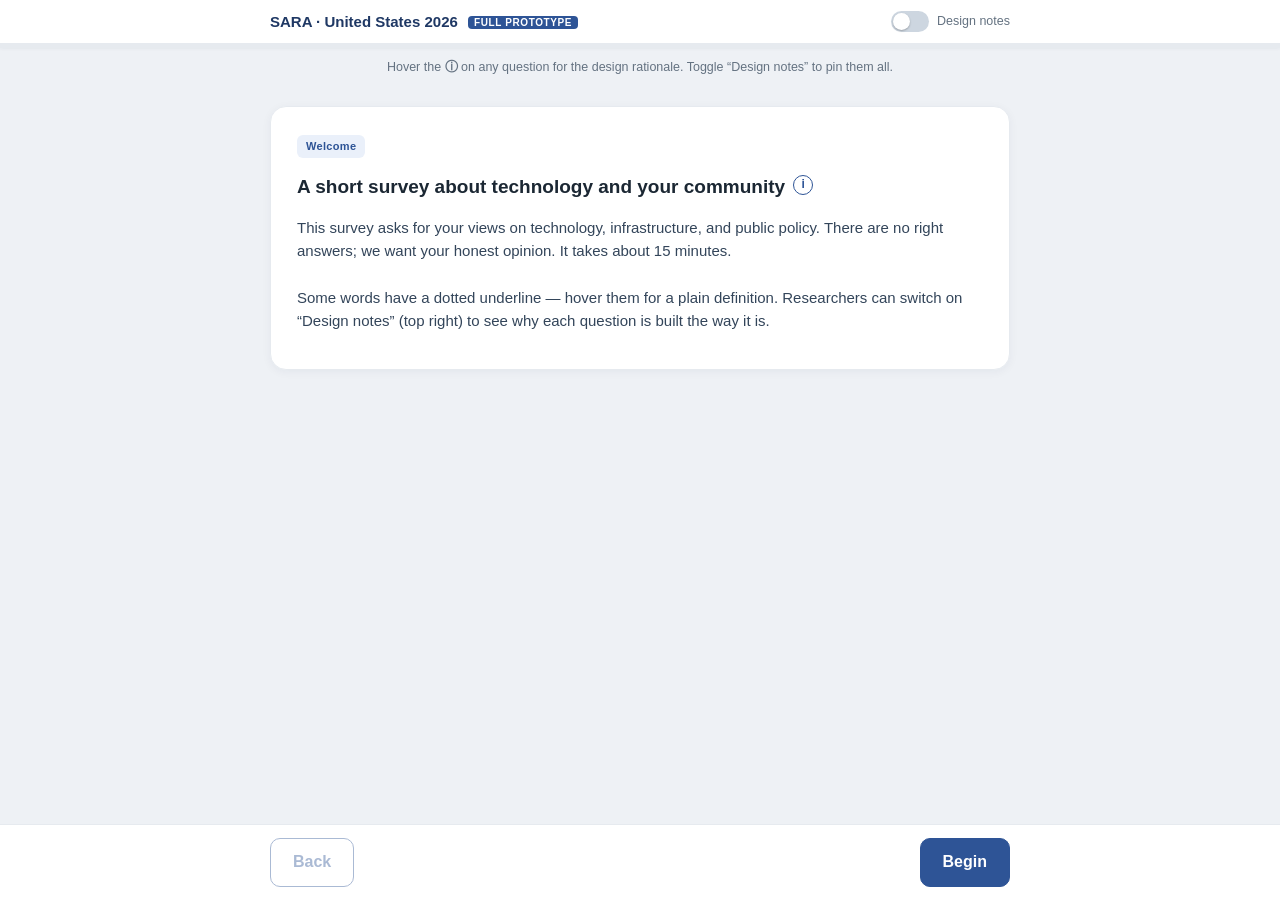
<file: SARA USA — full survey prototype.html>
<!DOCTYPE html>
<html lang="en">
<head>
<meta charset="utf-8"/>
<meta name="viewport" content="width=device-width, initial-scale=1"/>
<title>SARA USA 2026 — full survey prototype</title>
<style>
  :root{--ink:#1c2733;--muted:#647281;--line:#e6eaef;--bg:#eef1f5;--card:#fff;--accent:#2e5496;--accent2:#1f3864;--accentsoft:#eaf0fa;--good:#2e8b57;--warn:#c0392b;--tipbg:#1f2937}
  *{box-sizing:border-box} html,body{margin:0;padding:0}
  body{font-family:-apple-system,Segoe UI,Roboto,Helvetica,Arial,sans-serif;color:var(--ink);background:var(--bg);line-height:1.55;-webkit-font-smoothing:antialiased}
  .topbar{position:sticky;top:0;z-index:30;background:#fff;border-bottom:1px solid var(--line);box-shadow:0 1px 3px rgba(20,40,70,.05)}
  .topbar .inner{max-width:780px;margin:0 auto;padding:10px 20px;display:flex;align-items:center;gap:14px}
  .brand{font-weight:800;color:var(--accent2);font-size:15px;white-space:nowrap}
  .brand .tag{font-size:10px;font-weight:700;color:#fff;background:var(--accent);border-radius:4px;padding:1px 6px;margin-left:6px;vertical-align:middle;letter-spacing:.06em}
  .grow{flex:1}
  .switch{display:flex;align-items:center;gap:8px;font-size:12.5px;color:var(--muted);cursor:pointer;user-select:none}
  .switch input{display:none}
  .track{width:38px;height:21px;background:#cdd6e0;border-radius:999px;position:relative;transition:.15s}
  .track::after{content:"";position:absolute;top:2px;left:2px;width:17px;height:17px;background:#fff;border-radius:50%;transition:.15s;box-shadow:0 1px 2px rgba(0,0,0,.25)}
  .switch input:checked + .track{background:var(--accent)}
  .switch input:checked + .track::after{transform:translateX(17px)}
  .progress{height:4px;background:#e6eaef}
  .bar{height:100%;width:0;background:linear-gradient(90deg,var(--accent),#4d79b8);transition:width .25s}
  .wrap{max-width:780px;margin:0 auto;padding:28px 20px 120px}
  .card{background:var(--card);border:1px solid var(--line);border-radius:16px;padding:26px 26px 22px;box-shadow:0 2px 10px rgba(20,40,70,.05);animation:rise .25s ease}
  @keyframes rise{from{opacity:0;transform:translateY(6px)}to{opacity:1;transform:none}}
  .chip{display:inline-block;font-size:11px;font-weight:700;color:var(--accent);background:var(--accentsoft);border-radius:6px;padding:3px 9px;letter-spacing:.03em;margin-bottom:14px}
  .qhead{display:flex;align-items:flex-start;gap:8px}
  .q{font-size:19px;font-weight:650;color:#1b2733;margin:0}
  .info{flex:none;margin-top:3px;width:20px;height:20px;border-radius:50%;border:1.5px solid var(--accent);color:var(--accent);font-size:12px;font-weight:800;line-height:17px;text-align:center;cursor:help;background:#fff;user-select:none;transition:.12s}
  .info:hover{background:var(--accent);color:#fff}
  .opts{margin-top:18px;display:flex;flex-direction:column;gap:10px}
  .opt{display:flex;align-items:center;gap:12px;border:1.5px solid var(--line);border-radius:11px;padding:13px 15px;cursor:pointer;transition:.12s;background:#fff;font-size:15px}
  .opt:hover{border-color:#b9c7da;background:#fafbfd}
  .opt.sel{border-color:var(--accent);background:var(--accentsoft);box-shadow:inset 0 0 0 1px var(--accent)}
  .opt .dot{flex:none;width:18px;height:18px;border-radius:50%;border:2px solid #b9c7da;transition:.12s}
  .opt.sel .dot{border-color:var(--accent);background:radial-gradient(circle at center,var(--accent) 0 6px,#fff 7px)}
  .opt .box{flex:none;width:18px;height:18px;border-radius:5px;border:2px solid #b9c7da}
  .opt.sel .box{border-color:var(--accent);background:var(--accent)}
  .opt.sq{border-style:dashed;color:var(--muted);justify-content:center}
  .likert{display:flex;gap:6px;margin-top:18px;flex-wrap:wrap}
  .likert .lk{flex:1;min-width:80px;text-align:center;border:1.5px solid var(--line);border-radius:10px;padding:11px 6px;cursor:pointer;font-size:12.5px;transition:.12s;background:#fff;line-height:1.25}
  .likert .lk:hover{border-color:#b9c7da;background:#fafbfd}
  .likert .lk.sel{border-color:var(--accent);background:var(--accent);color:#fff;font-weight:600}
  .matrix{margin-top:16px;overflow-x:auto}
  table.mx{border-collapse:collapse;width:100%;font-size:13px}
  table.mx th{font-weight:600;color:var(--muted);padding:7px 6px;text-align:center;font-size:11px}
  table.mx td{padding:7px 6px;text-align:center;border-top:1px solid var(--line)}
  table.mx td.rl{text-align:left;font-weight:500;color:#283b4a;max-width:300px}
  .mxr{width:20px;height:20px;border-radius:50%;border:2px solid #b9c7da;display:inline-block;cursor:pointer;transition:.1s}
  .mxr.sel{border-color:var(--accent);background:radial-gradient(circle at center,var(--accent) 0 6px,#fff 7px)}
  .dctx{font-size:13.5px;color:var(--muted);margin:6px 0 16px;background:#f7f9fc;border:1px solid var(--line);border-radius:10px;padding:11px 14px}
  .dce{display:grid;grid-template-columns:1fr 1fr;gap:12px}
  .dopt{border:1.5px solid var(--line);border-radius:13px;overflow:hidden;cursor:pointer;transition:.12s;background:#fff}
  .dopt:hover{border-color:#b9c7da}
  .dopt.sel{border-color:var(--accent);box-shadow:0 0 0 2px var(--accent)}
  .dopt h4{margin:0;padding:11px 14px;background:#f4f7fb;font-size:13.5px;border-bottom:1px solid var(--line);color:var(--accent2)}
  .dopt.sel h4{background:var(--accent);color:#fff}
  .dopt dl{margin:0;padding:12px 14px;font-size:13px}
  .dopt dt{color:var(--muted);font-size:11px;text-transform:uppercase;letter-spacing:.03em;margin-top:8px}
  .dopt dt:first-child{margin-top:0}
  .dopt dd{margin:1px 0 0;font-weight:600;color:#22303d}
  .dopt .risk{color:var(--warn)}
  .sq-row{margin-top:12px}
  select,input[type=number],input[type=text]{font:inherit;padding:11px 13px;border:1.5px solid var(--line);border-radius:10px;width:100%;max-width:360px;margin-top:16px;background:#fff}
  .rat{margin-top:18px;border-left:4px solid var(--accent);background:#f6f9ff;border-radius:0 10px 10px 0;padding:12px 16px;font-size:13px;color:#33455a;display:none}
  body.notes .rat{display:block}
  .rat b{color:var(--accent2)} .rat ul{margin:6px 0 0;padding-left:18px} .rat li{margin:3px 0}
  .term{border-bottom:1.5px dotted var(--accent);cursor:help}
  .lead{font-size:15px;color:#33455a}
  .infobox{margin-top:6px;background:#fffaf0;border:1px solid #f0dcae;border-radius:11px;padding:14px 16px;font-size:14.5px;color:#4a3c1c}
  .nav{position:fixed;bottom:0;left:0;right:0;background:#fff;border-top:1px solid var(--line);z-index:30}
  .nav .inner{max-width:780px;margin:0 auto;padding:13px 20px;display:flex;align-items:center;gap:12px}
  .btn{font:inherit;font-weight:650;border-radius:10px;padding:11px 22px;cursor:pointer;border:1.5px solid var(--accent);transition:.12s}
  .btn.primary{background:var(--accent);color:#fff} .btn.primary:hover{background:var(--accent2)}
  .btn.ghost{background:#fff;color:var(--accent)} .btn.ghost:hover{background:var(--accentsoft)}
  .btn:disabled{opacity:.4;cursor:not-allowed}
  .stepinfo{flex:1;text-align:center;color:var(--muted);font-size:12.5px}
  #tip{position:fixed;z-index:100;max-width:350px;background:var(--tipbg);color:#f1f5f9;font-size:13px;line-height:1.5;border-radius:10px;padding:12px 14px;box-shadow:0 8px 28px rgba(0,0,0,.28);opacity:0;pointer-events:none;transition:opacity .12s}
  #tip.on{opacity:1;pointer-events:auto}
  #tip b{color:#fff} #tip ul{margin:7px 0 0;padding-left:17px} #tip li{margin:3px 0;color:#d6deea}
  #tip .pin{font-size:11px;color:#9fb0c6;margin-top:8px;display:block}
  .datatable{width:100%;border-collapse:collapse;margin-top:14px;font-size:13px}
  .datatable th{text-align:left;background:#f4f7fb;padding:8px 10px;border-bottom:2px solid var(--line);color:var(--accent2);font-size:12px}
  .datatable td{padding:7px 10px;border-bottom:1px solid var(--line);vertical-align:top}
  .datatable td.var{font-family:ui-monospace,Menlo,monospace;color:var(--accent);white-space:nowrap}
  .datatable td.val{font-weight:600} .datatable td.note{color:var(--muted);font-size:12px}
  .derived{margin-top:18px;background:#f6f9ff;border:1px solid #d7e3f6;border-radius:11px;padding:14px 16px;font-size:13px}
  .derived h4{margin:0 0 6px;color:var(--accent2);font-size:14px}
  pre.json{background:#0f172a;color:#cbd5e1;border-radius:10px;padding:14px;overflow:auto;font-size:12px;margin-top:14px;max-height:260px}
  .hintbar{max-width:780px;margin:10px auto 0;padding:0 20px;color:var(--muted);font-size:12.5px;text-align:center}
  @media(max-width:640px){.dce{grid-template-columns:1fr}.card{padding:20px 16px}.q{font-size:17px}}
</style>
</head>
<body>
<div class="topbar">
  <div class="inner">
    <div class="brand">SARA &middot; United States 2026 <span class="tag">FULL PROTOTYPE</span></div>
    <div class="grow"></div>
    <label class="switch" title="Reveal the design rationale under every question">
      <input type="checkbox" id="notesToggle"/><span class="track"></span><span>Design notes</span>
    </label>
  </div>
  <div class="progress"><div class="bar" id="bar"></div></div>
</div>
<div class="hintbar" id="hintbar">Hover the <b>&#9432;</b> on any question for the design rationale. Toggle &ldquo;Design notes&rdquo; to pin them all.</div>
<div class="wrap"><div id="screen"></div></div>
<div class="nav"><div class="inner">
  <button class="btn ghost" id="back">Back</button>
  <div class="stepinfo" id="stepinfo"></div>
  <button class="btn primary" id="next">Next</button>
</div></div>
<div id="tip"></div>

<script>
const DEF={
  "advanced AI":"AI systems substantially more capable than today's, approaching or exceeding human ability across most cognitive tasks.",
  "catastrophe":"In this survey, an AI-caused event that kills 100,000 or more people. The severity is held fixed; how tolerance changes with the death toll is measured separately.",
  "loss of control":"A scenario in which an advanced AI system acts against human intentions in ways people cannot stop or reverse.",
  "societal risk":"The chance an event happens somewhere in the population, not your personal chance of being harmed.",
  "tolerable":"Acceptable only if the risk is actively managed and reduced where reasonably practicable — a regulator's term, distinct from 'acceptable'."
};
const TOL=["Acceptable","Tolerable","Intolerable","Unacceptable / should be illegal"];
const AGREE=["Strongly agree","Agree","Neither","Disagree","Strongly disagree"];
const SUPPORT=["Strongly support","Somewhat support","Somewhat oppose","Strongly oppose","Don't know"];
const WORRY=["Very worried","Fairly worried","Not very worried","Not at all worried","Don't know"];
const TRUST=["A great deal","A fair amount","Not very much","Not at all","Don't know"];

const SURVEY=[
/* ---------- INTRO (topic-neutral on purpose) ---------- */
{kind:"intro",chip:"Welcome",q:"A short survey about technology and your community",
 lead:"This survey asks for your views on technology, infrastructure, and public policy. There are no right answers; we want your honest opinion. It takes about 15 minutes.<br><br>Some words have a dotted underline &mdash; hover them for a plain definition. Researchers can switch on &ldquo;Design notes&rdquo; (top right) to see why each question is built the way it is.",
 why:"<b>The intro is deliberately generic and does not mention AI.</b> The first few questions test how people react to infrastructure projects; if we said up front that this is an AI survey, the 'AI' label would already be salient and the reverse-halo test (below) would be contaminated.",
 cons:["Standard definitions (catastrophe, loss of control, societal risk) are shown on hover and on first use, per the Instrument preface."]},

/* ---------- MODULE 8 ENV — MOVED FIRST, UNPRIMED ---------- */
{kind:"single",chip:"Community & infrastructure",varname:"env_label",
 q:"A company wants to buy land, electricity, and water near you to run a large facility. It would create few local jobs, mainly serve customers elsewhere, and pay about $2,800 per resident a year in local taxes. How acceptable is this if it is an <b>AI data centre</b>?",
 options:["Completely acceptable","Mostly acceptable","Neither","Mostly unacceptable","Completely unacceptable"],
 why:"<b>The reverse-halo (AI-label) experiment, and the reason these questions now come first.</b> The identical facility is shown to others as a manufacturing plant, a semiconductor factory, or a bottling plant. The gap between 'AI data centre' and the generic versions, holding the facts constant, is the AI-specific penalty.",
 cons:["Moved from Module 8 to question 1: by question 8 the survey was obviously about AI, which contaminates the contrast. It must run before 'AI' is salient.","Label is randomised across respondents; the facts (jobs, beneficiaries, taxes) are held constant so only the label varies."]},

{kind:"single",chip:"Community & infrastructure",varname:"env_reversal",
 q:"Suppose your area already received about $2,800 per resident a year from a local facility like that. Would giving up that money &mdash; to avoid its land, water, and energy use &mdash; be worth it?",
 options:["Definitely worth giving up the money","Probably worth it","Hard to say","Probably not worth it","Definitely not worth it"],
 why:"<b>Status-quo-bias reversal (after Masley).</b> The same tradeoff, with the default flipped: here the money is the thing you would give up. Comparing this with the previous answer estimates how much opposition is status-quo bias rather than a considered judgement.",
 cons:["Masley's empirical offset claims are contested, so we test the framing effect on preferences, not whether the offsets are real."]},

{kind:"select",chip:"Community & infrastructure",varname:"env_forgo",
 q:"What is the most tax revenue per resident, per year, your area should be willing to give up to avoid such a facility's land, water, and energy use?",
 options:["$0","$1–50","$51–150","$151–500","$501–1,500","More than $1,500","Don't know"],
 why:"<b>A continuous version of the trade.</b> If the amount people would give up is below what the facility actually pays (~$2,800), they have revealed, on their own terms, that it is worth it.",
 cons:["Compared against the real per-resident tax figure during analysis."]},

/* ---------- (AI now on the table) ENV ATTITUDE ---------- */
{kind:"likert",chip:"Module 8 · Environment",varname:"env_attitude",scale:WORRY,
 q:"How worried, if at all, are you about <span class='term' data-d='advanced AI'>advanced AI</span>'s impact on the environment, including its energy and water use?",
 why:"<b>Baseline environmental concern.</b> Lets us relate the framing effects above to people's underlying worry, and is a natural bridge into the AI-focused part of the survey.",
 cons:["Placed after the label experiment so it does not prime 'AI' beforehand."]},

/* ---------- MODULE 1 ATTITUDES ---------- */
{kind:"single",chip:"Module 1 · Attitudes",varname:"m1_goodharm",
 q:"Overall, do you think advanced AI will do more good or more harm?",
 options:["More good than harm","About equal","More harm than good","Don't know"],
 why:"<b>A simple, robust attitude item (Cluster A).</b> Carried from SARA core for trend comparison; reported directly.",
 cons:["Cluster A (attitudes) items are descriptive and robust; the harder risk-tolerance items are Cluster B and treated more cautiously."]},

{kind:"likert",chip:"Module 1 · Attitudes",varname:"m1_worry_control",scale:WORRY,
 q:"How worried, if at all, are you that humans will lose control of AI?",
 why:"<b>Loss-of-control concern.</b> A headline trend item, comparable to the UK CDEI / DSIT surveys.",
 cons:["'Loss of control' is defined on hover so respondents share a meaning (Gradient's point about key terms)."]},

{kind:"likert",chip:"Module 1 · Attitudes",varname:"m1_trust_companies",scale:TRUST,
 q:"To what extent do you trust technology companies to make sure the AI they build is safe?",
 why:"<b>Trust in industry self-regulation.</b> Feeds the co-regulation questions later and is one of the most stable cross-country findings.",
 cons:["Trust scale (a great deal &rarr; not at all), not agree/disagree, to match prior international items."]},

{kind:"likert",chip:"Module 1 · Attitudes",varname:"m1_extinction_priority",scale:AGREE,
 q:"How much do you agree? &ldquo;Reducing the risk of human extinction from AI should be a global priority, alongside risks like pandemics and nuclear war.&rdquo;",
 why:"<b>The CAIS statement, repeated for a trend.</b> SARA 2024 found strong agreement; repeating it measures movement.",
 cons:["Kept verbatim from prior waves so the year-on-year comparison is clean."]},

{kind:"single",chip:"Module 1 · Attitudes",varname:"m1_reg_toofar",
 q:"Thinking about AI in the US, are you more concerned that the government will&hellip;",
 options:["Go too far regulating it","Not go far enough regulating it","Not sure"],
 why:"<b>Direction of regulatory concern.</b> A neutral framing that lets both 'overreach' and 'underreach' worries surface.",
 cons:["Balanced wording so neither side is the easy pick."]},

{kind:"likert",chip:"Module 1 · Attitudes",varname:"m1_treaty_ban",scale:SUPPORT,
 q:"Would you support or oppose an international treaty to ban the development of any 'smarter-than-human' AI?",
 why:"<b>Appetite for strong international action (Cluster A).</b> Comparable to YouGov / ControlAI items.",
 cons:["A neutrally worded twin of the superintelligence statement later in the survey; the two let us check wording effects."]},

/* ---------- INFORMATION-PROVISION EXPERIMENT ---------- */
{kind:"info",chip:"Before the next questions",
 q:"A note before the next few questions",
 infotext:"Some experts worry that as AI systems become more capable, they could act in ways their developers did not intend and cannot easily stop &mdash; what researchers call <span class='term' data-d='loss of control'>loss of control</span>. Others argue these concerns are speculative and that real harms are narrower and more manageable. The next questions ask what level of risk you find acceptable.",
 why:"<b>The information-provision experiment.</b> A random half of respondents see this short, balanced explanation before the tolerance questions; the other half do not. Comparing them shows whether an informed judgement differs from a snap one.",
 cons:["Gradient and the citizens'-assembly idea: people may lack the concepts to answer well. Rather than assume the uninformed answer is considered, we measure the difference and report the informed estimate where they diverge.","Includes a one-line counter-consideration so it is not a nudge."]},

/* ---------- MODULE 2 STATUS QUO ---------- */
{kind:"likert",chip:"Module 2 · Status quo",varname:"m2_tol_anchor",scale:TOL,
 q:"Dario Amodei, CEO of the AI company Anthropic, has estimated roughly a <b>25% chance</b> that AI goes &ldquo;really, really badly.&rdquo; A risk at that level is&hellip;",
 why:"<b>Recognition, not generation.</b> People can't reliably produce a probability, but they can judge one we hand them. The judgement is about a number a developer volunteered, so it doesn't depend on the public's numeracy.",
 cons:["The anchor is randomised across a balanced pool from Yann LeCun (&asymp;0%) to Amodei (25%), so we are not curating only alarming numbers.","Reported by source, never as a single average that hides the spread."]},

{kind:"likert",chip:"Module 2 · Status quo",varname:"m2_pace",scale:TOL,
 q:"Setting catastrophic risks aside, how tolerable is the current pace at which AI is changing work, information, and daily life?",
 why:"<b>Non-catastrophic disruption.</b> Captures people who dislike AI's effects on society even if they are unworried about catastrophe (Peter Barnett's point).",
 cons:["Uses the same tolerability scale so it sits alongside the catastrophic items."]},

{kind:"single",chip:"Module 2 · Status quo",varname:"m2_frame_applicable",
 q:"Some technologies, like flying or nuclear power, are held to a strict number for how risky they're allowed to be. Which is closer to your view about <span class='term' data-d='advanced AI'>advanced AI</span>?",
 options:["You can put a number on its risk and hold it to a safety limit too","Its risk is too uncertain to put a useful number on","Unsure"],
 why:"<b>Frame-applicability check.</b> Later questions assume risk can be quantified. This measures that premise instead of assuming it; results are reported separately for people who reject the frame.",
 cons:["Both options are matched for length and reading level, with the aviation/nuclear example in the stem, so neither answer is easier to pick."]},

/* ---------- MODULE 3 EXPECTED STANDARD ---------- */
{kind:"single",chip:"Module 3 · Expected standard",varname:"m3a_i_standards",
 q:"Compared with the safety <b>regulations</b> on nuclear power, regulation of advanced AI should be&hellip;",
 options:["Much stricter","Somewhat stricter","About the same","Somewhat less strict","Much less strict","Cannot compare these technologies"],
 why:"<b>Relative anchoring.</b> Instead of asking for a number, we ask how AI should compare with a technology people already live with; the named anchor carries a known risk level, so the answer implies a band.",
 cons:["The comparator (aviation / nuclear / medicines / cars / food) is randomised across respondents."]},

{kind:"single",chip:"Module 3 · Expected standard",varname:"m3a_ii_safety",
 q:"And compared with how safe nuclear power is <b>in practice</b>, advanced AI systems themselves should be&hellip;",
 options:["Much safer","Somewhat safer","About as safe","Somewhat less safe","Much less safe","Cannot compare these technologies"],
 why:"<b>Stricter standards and safer systems are different questions.</b> Splitting them fixes the Figure-11 category error Gradient identified.",
 cons:["Same comparator as the previous item, so the two can be compared within person."]},

/* ---------- MODULE 4 QUANT CORE ---------- */
{kind:"dce",chip:"Module 4 · The public number (DCE)",varname:"dce_t1",
 q:"Here are two possible futures for advanced AI in the US, plus the option to keep things as they are. Which do you prefer? (1 of about 10)",
 context:"In each future, a <span class='term' data-d='catastrophe'>catastrophe</span> means an AI-caused event that kills 100,000 or more people.",
 aoptions:[
  {label:"Future A",attrs:{"Annual chance of a catastrophe":"1 in 1,000","What AI delivers":"Transformative — cures diseases, helps climate","Global position":"The US leads the world","Cost to your household / year":"$400"}},
  {label:"Future B",attrs:{"Annual chance of a catastrophe":"1 in 100,000","What AI delivers":"Modest — better everyday tools","Global position":"Other countries lead","Cost to your household / year":"$0"}}],
 sq:"Neither — keep AI roughly as it is today",
 why:"<b>The primary instrument for the public number.</b> People can't state an acceptable probability cold, but they can choose between concrete options. Across ~10 of these, a model recovers the level of catastrophic risk people accept and what they'll pay for safety.",
 cons:["Attributes are exactly the tradeoff Dean Ball names: safety (risk), utility (benefit), competition (global position), plus cost for willingness-to-pay.","Catastrophe severity is fixed here; how tolerance scales with deaths is measured in the grid below."]},

{kind:"dce",chip:"Module 4 · The public number (DCE)",varname:"dce_t2",
 q:"And this pair? (2 of about 10)",
 context:"Same setup — a <span class='term' data-d='catastrophe'>catastrophe</span> is an AI-caused event killing 100,000+ people.",
 aoptions:[
  {label:"Future A",attrs:{"Annual chance of a catastrophe":"1 in 100","What AI delivers":"Major — strong growth, new industries","Global position":"The US keeps pace","Cost to your household / year":"$0"}},
  {label:"Future B",attrs:{"Annual chance of a catastrophe":"1 in 1,000,000","What AI delivers":"Modest — better everyday tools","Global position":"The US keeps pace","Cost to your household / year":"$1,000"}}],
 sq:"Neither — keep AI roughly as it is today",
 why:"<b>Repetition is the point.</b> Each task varies the attributes; the pattern of choices across all tasks is what identifies the tradeoffs, not any single answer.",
 cons:["The full design is D-optimal (cbcTools); each respondent sees a balanced subset."]},

{kind:"single",chip:"Module 4 · Direct check",varname:"m4b_reasonable",
 q:"What is the highest annual chance of an AI disaster killing 100,000+ people that you would consider <b>reasonable</b>? (Any higher would be unreasonable.)",
 options:["1 in 100","1 in 1,000","1 in 10,000","1 in 100,000","1 in 1,000,000","1 in 10,000,000 or less","Zero risk only is reasonable","Too speculative to answer"],
 why:"<b>A direct single-shot elicitation, kept as a cross-check.</b> The RAISE Act bars 'unreasonable' risk but never defines it; public expectation is a legitimate input.",
 cons:["Secondary to the DCE; reported as validation, not the headline."]},

{kind:"matrix",chip:"Module 4 · Scope (within-person)",varname:"m4c",scale:TOL,
 q:"Think about an AI disaster that kills <b>100,000 people</b> (<span class='term' data-d='societal risk'>societal risk</span>, not your personal risk). For each annual chance, how tolerable is it?",
 rows:[{k:"p1e3",l:"1 in 1,000 per year"},{k:"p1e5",l:"1 in 100,000 per year"},{k:"p1e7",l:"1 in 10,000,000 per year"}],
 why:"<b>Benjamin Reid's scope instrument and the DCE's cross-check.</b> Each person judges several probabilities, so we can see whether their tolerance actually falls as risk rises &mdash; and whether more numerate people show that more.",
 cons:["Rows are two orders of magnitude apart, so a scope-insensitive person who rates them all the same is clearly distinguishable.","Within-subjects on purpose; natural frequencies, no percentages; order randomised with a between-subjects cross-check for demand effects."]},

/* ---------- MODULE 5 TRADEOFFS ---------- */
{kind:"select",chip:"Module 5 · Tradeoffs",varname:"m5_wtp",
 q:"What is the most you would pay each year, through taxes or higher prices, to cut the chance of an AI <span class='term' data-d='catastrophe'>catastrophe</span> from 1 in 20 to 1 in 100 over the next 30 years?",
 options:["$0","$1–10","$10–100","$100–1,000","$1,000–10,000","More than $10,000","Don't know"],
 why:"<b>A costed tradeoff on a log scale.</b> Each band is about ten times the last, because willingness-to-pay is roughly log-normal. The continuous estimate comes from the DCE; this is a cross-check.",
 cons:["Log bands, not a free-text box: open dollars invite protest zeros, round-number anchoring, and outliers that swamp the mean."]},

{kind:"single",chip:"Module 5 · Tradeoffs",varname:"m5b_delay_uncond",
 q:"Putting risk to one side, would you support or oppose <b>delaying</b> the deployment of advanced AI by several years?",
 options:["Strongly support","Somewhat support","Neither","Somewhat oppose","Strongly oppose"],
 why:"<b>Unconditional support for delay, measured directly.</b> Gradient caught the 2025 report turning a conditional answer into 'X% support waiting 10+ years'. This is the unconditional version, reported on its own.",
 cons:["Paired with the conditional version next; the two are never merged."]},

{kind:"single",chip:"Module 5 · Tradeoffs",varname:"m5b_delay_cond",
 q:"<b>If</b> delaying advanced AI by 10 years would cut the chance of a <span class='term' data-d='catastrophe'>catastrophe</span> from 5% to 1%, that delay would be&hellip;",
 options:["Clearly worthwhile","Probably worthwhile","Difficult to judge","Probably not worthwhile","Clearly not worthwhile"],
 why:"<b>Conditional, and reported as conditional.</b> Any figure carries its condition verbatim, never collapsed into unconditional support.",
 cons:["The strict conditional-reporting rule is pre-registered."]},

{kind:"single",chip:"Module 5 · Tradeoffs",varname:"m5_race",
 q:"<b>If</b> slowing US AI development let other countries catch up, but cut the chance of a <span class='term' data-d='catastrophe'>catastrophe</span> from 5% to 1%, that slowdown would be&hellip;",
 options:["Clearly worthwhile","Probably worthwhile","Difficult to judge","Probably not worthwhile","Clearly not worthwhile"],
 why:"<b>The competition tradeoff as a direct item.</b> Mirrors the 'global position' attribute in the DCE and Ball's question about utility, safety, and competition.",
 cons:["Phrased as a conditional, like the delay item."]},

/* ---------- MITIGATIONS BATTERY ---------- */
{kind:"matrix",chip:"Module 6 · Mitigations",varname:"mit",scale:AGREE,
 q:"&ldquo;I would be more likely to trust AI if&hellip;&rdquo; How much do you agree with each?",
 rows:[
  {k:"aisi",l:"there were a national AI Safety Institute advising government on the risks"},
  {k:"pretest",l:"the most powerful models had to pass safety testing before release"},
  {k:"audit",l:"large AI developers had independent annual safety audits"},
  {k:"incident",l:"developers had to report safety incidents to authorities within 72 hours"},
  {k:"liab",l:"developers were liable for catastrophic harms their models cause"},
  {k:"shutdown",l:"models had a reliable emergency shutdown that genuinely reduces risk"},
  {k:"label",l:"AI-generated content was clearly labelled"}],
 why:"<b>Which concrete measures would actually raise trust (Cluster A).</b> Drawn from real proposals (AISI, RAISE Act, SB 53, the Australian guardrails).",
 cons:["Each respondent sees a random 5–8 of the full taxonomy to limit length.","'Reliably reduces risk' wording added so this measures genuine risk reduction, not reassurance (Peter Barnett's point)."]},

/* ---------- PRIORITY RISKS BATTERY ---------- */
{kind:"matrix",chip:"Module 6 · Priorities",varname:"prio",scale:AGREE,
 q:"&ldquo;The government should focus its AI regulation on&hellip;&rdquo; How much do you agree with each?",
 rows:[
  {k:"scam",l:"fake content used for scams, extortion, or non-consensual images"},
  {k:"manip",l:"AI-generated content used to manipulate public opinion"},
  {k:"cyber",l:"AI-enabled cyber-attacks on people and infrastructure"},
  {k:"biochem",l:"AI lowering the barrier to biological or chemical weapons"},
  {k:"control",l:"scenarios where AI systems operate outside human control"},
  {k:"jobs",l:"AI's impact on jobs and the labour market"},
  {k:"privacy",l:"AI systems that process personal data or enable surveillance"}],
 why:"<b>Risk prioritisation.</b> The list is the International AI Safety Report taxonomy, translated to plain English, so we can compare catastrophic against everyday concerns.",
 cons:["Random 5–8 shown per respondent; order randomised."]},

/* ---------- MODULE 6 POLICY ---------- */
{kind:"single",chip:"Module 6 · Policy",varname:"m6_certify",
 q:"Before deployment, who should certify that an AI system is safe?",
 options:["The companies that build them","Government agencies","Independent third-party auditors","No certification needed; the market will sort it out"],
 why:"<b>A decision-relevant policy lever (Cluster A).</b> Distinguishes appetite for self-, government, and third-party oversight.",
 cons:["Stands on its own regardless of how the catastrophe items land."]},

{kind:"single",chip:"Module 6 · Policy",varname:"m6_fedstate",
 q:"Should the US have one national AI policy, or let each state set its own rules?",
 options:["Strongly prefer one federal policy","Somewhat prefer federal","Somewhat prefer state-by-state","Strongly prefer state-by-state"],
 why:"<b>Federal pre-emption vs a state patchwork.</b> Central to whether the RAISE Act can model federal law; a US-specific fragmentation question.",
 cons:["Four-point forced choice with no midpoint to avoid fence-sitting on a binary policy question."]},

{kind:"single",chip:"Module 6 · Policy",varname:"m6_killswitch",
 q:"Should advanced AI be legally required to have an emergency &ldquo;kill switch&rdquo; to shut it down if it behaves dangerously?",
 options:["Yes, for all AI systems","Yes, but only for high-risk systems","No, voluntary guidelines are enough","Unsure"],
 why:"<b>Fills a gap in current bills.</b> Neither the RAISE Act nor SB 53 addresses post-deployment intervention.",
 cons:[]},

{kind:"single",chip:"Module 6 · Policy",varname:"m6_liability",
 q:"If an AI system causes a <span class='term' data-d='catastrophe'>catastrophe</span>, under what conditions should the company that built it be financially liable?",
 options:["Fully liable, even if it followed every rule (strict liability)","Liable only if it failed to take reasonable care (negligence / duty of care)","Liable only if it broke a specific written rule","Not liable if it followed all safety standards","Unsure"],
 why:"<b>Liability rules, with a real middle option.</b> Tests appetite for proposals like the RAISE Act and SB 53.",
 cons:["The negligence / duty-of-care middle was added so support for strict liability isn't overstated (Ball's point)."]},

/* ---------- MODULE 7 VALIDATION ---------- */
{kind:"single",chip:"Module 7 · Quality check",varname:"m7_attention",
 q:"To check you're reading carefully, please select &ldquo;Somewhat less strict than nuclear power&rdquo; below.",
 options:["Much stricter than nuclear power","Somewhat stricter than nuclear power","About the same","Somewhat less strict than nuclear power","Much less strict than nuclear power"],
 why:"<b>Attention check.</b> One of a pair; the other instructs 'more strict', so a pattern-clicker fails at least one.",
 cons:["Matches the format of the real comparative-standard items so it doesn't stand out."]},

{kind:"likert",chip:"Module 7 · Validation",varname:"m7_si_ban",scale:AGREE,
 q:"How much do you agree? &ldquo;I support a ban on developing smarter-than-human AI until there is broad scientific consensus it can be done safely, and strong public buy-in.&rdquo;",
 why:"<b>We test the wording, not just the view.</b> This is a real campaign statement whose conditions inflate agreement. Half of respondents instead see a symmetric permission-framed version; the gap is the wording effect.",
 cons:["A random third of respondents also saw a competitiveness message, and a third a safety message, before the tolerance block, so we can show how stable these views are."]},

/* ---------- MODULE 9 COVARIATES + DEMOGRAPHICS ---------- */
{kind:"number",chip:"About you",varname:"m9_crt_pig",
 q:"A quick puzzle: a man buys a pig for $60, sells it for $70, buys it back for $80, and sells it again for $90. How much money has he made? ($)",
 why:"<b>Cognitive Reflection Test (one of several, Benjamin Reid's items).</b> Measures whether someone overrides an intuitive-but-wrong answer. A covariate, never used to exclude people.",
 cons:["With the numeracy item, this is the moderator in the scope-sensitivity analysis: do more reflective people track risk magnitude more closely?"]},

{kind:"number",chip:"About you",varname:"m9_numeracy",
 q:"Imagine rolling a fair six-sided die 1,000 times. Out of 1,000 rolls, how many times do you think it would land on an even number (2, 4, or 6)?",
 why:"<b>Risk-literacy / numeracy (Berlin-style item).</b> Used to report results for high- vs low-numeracy respondents and to test the scope-sensitivity interaction.",
 cons:["Retained as a moderator, not an exclusion criterion."]},

{kind:"single",chip:"About you",varname:"m9_politics",
 q:"In general, how would you describe your political views?",
 options:["Very liberal","Liberal","Slightly liberal","Moderate","Slightly conservative","Conservative","Very conservative"],
 why:"<b>Standard covariate (Jost, 2006).</b> Lets us report across the political spectrum, which matters for a US sample and for federal-vs-state questions.",
 cons:["Reported as a breakdown, not used to weight the headline."]},

{kind:"single",chip:"About you",varname:"m9_ai_use",
 q:"In your personal life, work, or studies, how often do you intentionally use AI tools, including chatbots like ChatGPT?",
 options:["Never","A few times a year","Every few months","Monthly","Weekly","Daily"],
 why:"<b>AI familiarity.</b> A validated proxy for hands-on experience (Gillespie et al., 2025).",
 cons:["Frequency of use, not self-rated expertise, which people misjudge."]},

{kind:"select",chip:"About you",varname:"demo_age",
 q:"What is your age?",
 options:["18–24","25–34","35–44","45–54","55–64","65 or older","Prefer not to say"],
 why:"<b>Demographics for weighting.</b> Age, with the items that follow, feeds the MRP model that produces nationally- and state-representative estimates.",
 cons:["Collected last, as is standard, to avoid stereotype-threat effects earlier."]},

{kind:"single",chip:"About you",varname:"demo_gender",
 q:"What is your gender?",
 options:["Woman","Man","Non-binary","Prefer to self-describe","Prefer not to say"],
 why:"<b>Weighting variable.</b> Part of the post-stratification frame.",
 cons:[]},

{kind:"single",chip:"About you",varname:"demo_education",
 q:"What is the highest level of education you have completed?",
 options:["High school or less","Some college","Bachelor's degree","Graduate degree","Prefer not to say"],
 why:"<b>Weighting variable.</b> Education correlates with both numeracy and AI attitudes, so it matters for representative estimates.",
 cons:[]},

{kind:"select",chip:"About you",varname:"demo_state",
 q:"Which state do you live in?",
 options:["California","Texas","New York","Florida","Pennsylvania","Illinois","Ohio","Other state / DC"],
 why:"<b>State is essential for the MRP state-level estimates.</b> The real survey uses a full 50-state + DC dropdown.",
 cons:["No state map is published unless the effective sample per state clears a pre-registered threshold."]},

{kind:"select",chip:"About you",varname:"demo_income",
 q:"What was your total household income last year, before taxes?",
 options:["Under $30,000","$30,000–59,999","$60,000–99,999","$100,000–149,999","$150,000 or more","Prefer not to say"],
 why:"<b>Weighting variable, and a control for willingness-to-pay.</b> WTP scales with income, so we report it income-adjusted.",
 cons:[]},

/* ---------- END ---------- */
{kind:"end",chip:"Done",q:"Thank you — that's the survey",
 why:"<b>The screen below is for researchers, not participants.</b> It shows the row of data your answers produce, so you can see exactly what the instrument captures before fielding."}
];

/* ============================ ENGINE ============================ */
let idx=0; const answers={};
const screen=document.getElementById('screen'),bar=document.getElementById('bar'),tip=document.getElementById('tip'),stepinfo=document.getElementById('stepinfo');
function infoBtn(item){
  if(!item.why) return "";
  const cons=(item.cons||[]).map(c=>`<li>${c}</li>`).join("");
  const html=`<b>Why this question is designed this way</b><br>${item.why}`+(cons?`<ul>${cons}</ul>`:"");
  return `<span class="info" data-rich="${encodeURIComponent(html)}" tabindex="0">i</span>`;
}
function qcount(){ return SURVEY.filter(s=>s.kind!=='intro'&&s.kind!=='end'&&s.kind!=='info').length; }
function render(){
  const item=SURVEY[idx];
  let h=`<div class="card"><span class="chip">${item.chip||""}</span>`;
  h+=`<div class="qhead"><p class="q">${item.q}</p>${infoBtn(item)}</div>`;
  if(item.kind==='intro') h+=`<p class="lead">${item.lead}</p>`;
  if(item.kind==='info') h+=`<div class="infobox">${item.infotext}</div>`;
  if(item.kind==='single'||item.kind==='multi'){
    const multi=item.kind==='multi'; const cur=answers[item.varname];
    h+=`<div class="opts">`+item.options.map((o,i)=>{
      const on=multi?(Array.isArray(cur)&&cur.includes(i)):(cur===i);
      return `<label class="opt ${on?'sel':''}" data-pick="${i}"><span class="${multi?'box':'dot'}"></span><span>${o}</span></label>`;
    }).join("")+`</div>`;
  }
  if(item.kind==='likert'){
    h+=`<div class="likert">`+item.scale.map((o,i)=>`<div class="lk ${answers[item.varname]===i?'sel':''}" data-pick="${i}">${o}</div>`).join("")+`</div>`;
  }
  if(item.kind==='matrix'){
    h+=`<div class="matrix"><table class="mx"><tr><th></th>`+item.scale.map(s=>`<th>${s}</th>`).join("")+`</tr>`;
    item.rows.forEach(r=>{ const key=item.varname+"__"+r.k;
      h+=`<tr><td class="rl">${r.l}</td>`+item.scale.map((s,i)=>`<td><span class="mxr ${answers[key]===i?'sel':''}" data-mx="${key}" data-pick="${i}"></span></td>`).join("")+`</tr>`;});
    h+=`</table></div>`;
  }
  if(item.kind==='dce'){
    h+=`<div class="dctx">${item.context}</div><div class="dce">`;
    item.aoptions.forEach((opt,i)=>{
      const dl=Object.entries(opt.attrs).map(([k,v])=>`<dt>${k}</dt><dd class="${k.toLowerCase().includes('chance')?'risk':''}">${v}</dd>`).join("");
      h+=`<div class="dopt ${answers[item.varname]===i?'sel':''}" data-pick="${i}"><h4>${opt.label}</h4><dl>${dl}</dl></div>`;
    });
    h+=`</div><div class="sq-row"><label class="opt sq ${answers[item.varname]===2?'sel':''}" data-pick="2"><span class="dot"></span><span>${item.sq}</span></label></div>`;
  }
  if(item.kind==='select'){
    h+=`<select data-sel><option value="">Select&hellip;</option>`+item.options.map((o,i)=>`<option value="${i}" ${answers[item.varname]===i?'selected':''}>${o}</option>`).join("")+`</select>`;
  }
  if(item.kind==='number') h+=`<input type="number" data-num placeholder="Enter a number" value="${answers[item.varname]??''}"/>`;
  if(item.kind==='end') h+=endHTML();
  if(item.why&&item.kind!=='end'){
    const cons=(item.cons||[]).map(c=>`<li>${c}</li>`).join("");
    h+=`<div class="rat"><b>Why this question is designed this way.</b> ${item.why}${cons?`<ul>${cons}</ul>`:""}</div>`;
  }
  h+=`</div>`; screen.innerHTML=h;
  screen.querySelectorAll('.term').forEach(t=>{ t.setAttribute('data-rich',encodeURIComponent(`<b>${t.textContent}</b><br>${DEF[t.getAttribute('data-d')]||''}`)); attachTip(t); });
  screen.querySelectorAll('.info').forEach(attachTip);
  screen.querySelectorAll('[data-pick]').forEach(el=>{
    if(el.hasAttribute('data-mx')) return;
    el.addEventListener('click',()=>{
      const it=SURVEY[idx];
      if(it.kind==='multi'){ const a=Array.isArray(answers[it.varname])?answers[it.varname]:[]; const i=+el.getAttribute('data-pick'); const k=a.indexOf(i); k>=0?a.splice(k,1):a.push(i); answers[it.varname]=a; }
      else answers[it.varname]=+el.getAttribute('data-pick');
      render();
    });
  });
  screen.querySelectorAll('[data-mx]').forEach(el=>el.addEventListener('click',()=>{ answers[el.getAttribute('data-mx')]=+el.getAttribute('data-pick'); render(); }));
  const sel=screen.querySelector('[data-sel]'); if(sel) sel.addEventListener('change',()=>{ answers[SURVEY[idx].varname]= sel.value===''?undefined:+sel.value; });
  const num=screen.querySelector('[data-num]'); if(num) num.addEventListener('input',()=>{ answers[SURVEY[idx].varname]= num.value===''?undefined:num.value; });
  // progress over answerable questions
  const answeredTo=SURVEY.slice(0,idx+1).filter(s=>s.kind!=='intro'&&s.kind!=='end'&&s.kind!=='info').length;
  bar.style.width=(answeredTo/qcount()*100)+'%';
  stepinfo.textContent= item.kind==='end'?'Complete': (item.kind==='intro'||item.kind==='info'?'':'Question '+answeredTo+' of '+qcount());
  document.getElementById('back').disabled=idx===0;
  document.getElementById('next').textContent= idx>=SURVEY.length-1?'Restart':(item.kind==='intro'?'Begin':(item.kind==='info'?'Continue':'Next'));
  window.scrollTo({top:0,behavior:'smooth'});
}
/* tooltip */
let pinned=false;
function showTip(el){
  tip.innerHTML=decodeURIComponent(el.getAttribute('data-rich'))+`<span class="pin">click to pin &middot; click elsewhere to close</span>`;
  const r=el.getBoundingClientRect(); tip.classList.add('on');
  const tw=Math.min(350,window.innerWidth-24); tip.style.maxWidth=tw+'px';
  let left=r.left; if(left+tw>window.innerWidth-12) left=window.innerWidth-tw-12;
  tip.style.left=Math.max(12,left)+'px'; tip.style.top=(r.bottom+8)+'px';
  const th=tip.offsetHeight; if(r.bottom+8+th>window.innerHeight-12) tip.style.top=Math.max(12,r.top-th-8)+'px';
}
function hideTip(){ if(!pinned) tip.classList.remove('on'); }
function attachTip(el){
  el.addEventListener('mouseenter',()=>{ if(!pinned) showTip(el); });
  el.addEventListener('mouseleave',hideTip);
  el.addEventListener('focus',()=>showTip(el)); el.addEventListener('blur',hideTip);
  el.addEventListener('click',e=>{ e.stopPropagation(); pinned=true; showTip(el); });
}
document.addEventListener('click',()=>{ pinned=false; tip.classList.remove('on'); });
tip.addEventListener('click',e=>e.stopPropagation());
/* data view */
function readable(item,v){
  if(v===undefined||v==='') return '—';
  if(item.kind==='likert'||item.kind==='matrix') return item.scale[v];
  if(item.options) return item.options[v];
  return v;
}
function endHTML(){
  let rows="";
  SURVEY.forEach(it=>{
    if(it.kind==='dce'){
      const v=answers[it.varname]; const val=v===undefined?'—':(v===2?'Neither (status quo)':it.aoptions[v].label);
      rows+=`<tr><td class="var">${it.varname}_choice</td><td class="val">${val}</td><td class="note">DCE task (1 of ~10). Feeds the mixed-logit model.</td></tr>`;
    } else if(it.kind==='matrix'){
      it.rows.forEach(r=>{ const key=it.varname+"__"+r.k; const v=answers[key];
        rows+=`<tr><td class="var">${key}</td><td class="val">${v===undefined?'—':it.scale[v]}</td><td class="note">${it.chip}</td></tr>`; });
    } else if(it.varname){
      rows+=`<tr><td class="var">${it.varname}</td><td class="val">${readable(it,answers[it.varname])}</td><td class="note">${it.chip}</td></tr>`;
    }
  });
  const json=JSON.stringify(answers,null,2);
  return `<p class="lead">For a participant this is just a thank-you page. For you, here is the <b>row of data your answers produce</b> &mdash; the variables, their values, and what each feeds. This is the point of the prototype: see the dataset before you field it.</p>
   <table class="datatable"><tr><th>Variable</th><th>Your value</th><th>Module</th></tr>${rows}</table>
   <div class="derived"><h4>Derived, not stored as raw fields</h4><ul style="margin:0;padding-left:18px">
     <li><b>Acceptable catastrophic risk (the public number)</b> &mdash; recovered from the DCE choices by mixed logit, by benefit scenario, with credible intervals.</li>
     <li><b>Willingness-to-pay for safety</b> &mdash; from the DCE cost attribute (<code>m5_wtp</code> is a cross-check).</li>
     <li><b>AI-label penalty (reverse halo)</b> &mdash; <code>env_label</code> for the AI arm minus the generic arms, holding the facts constant.</li>
     <li><b>Status-quo bias</b> &mdash; <code>env_reversal</code> vs <code>env_label</code>; <b>scope slope &times; numeracy</b> &mdash; the <code>m4c</code> grid &times; <code>m9_numeracy</code> (Ben's thesis).</li>
     <li><b>Expert &divide; public multiplier</b> &mdash; only if the DCE and the m4c grid converge within an order of magnitude (the pre-registered go/no-go).</li>
   </ul></div>
   <pre class="json">${json.replace(/</g,'&lt;')}</pre>`;
}
/* nav */
document.getElementById('next').addEventListener('click',()=>{
  if(idx>=SURVEY.length-1){ idx=0; for(const k in answers) delete answers[k]; render(); return; }
  idx++; render();
});
document.getElementById('back').addEventListener('click',()=>{ if(idx>0){idx--;render();} });
document.getElementById('notesToggle').addEventListener('change',e=>document.body.classList.toggle('notes',e.target.checked));
render();
</script>
</body>
</html>
</file>
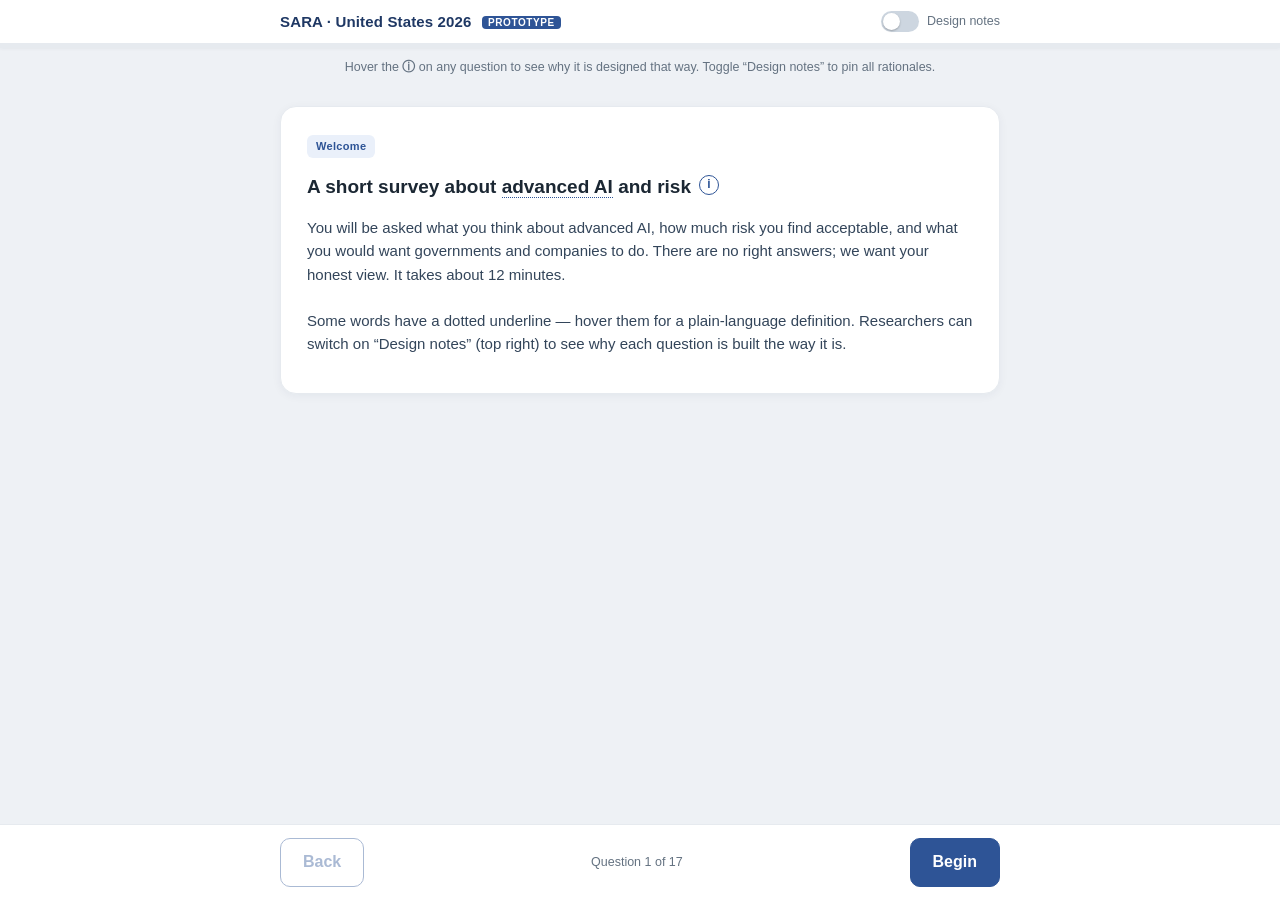
<file: SARA USA — survey prototype (clickable) v2.html>
<!DOCTYPE html>
<html lang="en">
<head>
<meta charset="utf-8"/>
<meta name="viewport" content="width=device-width, initial-scale=1"/>
<title>SARA USA 2026 — survey prototype</title>
<style>
  :root{
    --ink:#1c2733; --muted:#647281; --line:#e6eaef; --bg:#eef1f5; --card:#fff;
    --accent:#2e5496; --accent2:#1f3864; --accentsoft:#eaf0fa;
    --good:#2e8b57; --warn:#c0392b; --tipbg:#1f2937;
  }
  *{box-sizing:border-box}
  html,body{margin:0;padding:0}
  body{font-family:-apple-system,Segoe UI,Roboto,Helvetica,Arial,sans-serif;color:var(--ink);
       background:var(--bg);line-height:1.55;-webkit-font-smoothing:antialiased}
  /* top bar */
  .topbar{position:sticky;top:0;z-index:30;background:#fff;border-bottom:1px solid var(--line);
          box-shadow:0 1px 3px rgba(20,40,70,.05)}
  .topbar .inner{max-width:760px;margin:0 auto;padding:10px 20px;display:flex;align-items:center;gap:14px}
  .brand{font-weight:800;color:var(--accent2);font-size:15px;letter-spacing:.01em;white-space:nowrap}
  .brand .tag{font-size:10px;font-weight:700;color:#fff;background:var(--accent);border-radius:4px;padding:1px 6px;margin-left:6px;vertical-align:middle;letter-spacing:.06em}
  .grow{flex:1}
  .switch{display:flex;align-items:center;gap:8px;font-size:12.5px;color:var(--muted);cursor:pointer;user-select:none}
  .switch input{display:none}
  .track{width:38px;height:21px;background:#cdd6e0;border-radius:999px;position:relative;transition:.15s}
  .track::after{content:"";position:absolute;top:2px;left:2px;width:17px;height:17px;background:#fff;border-radius:50%;transition:.15s;box-shadow:0 1px 2px rgba(0,0,0,.25)}
  .switch input:checked + .track{background:var(--accent)}
  .switch input:checked + .track::after{transform:translateX(17px)}
  .progress{height:4px;background:#e6eaef}
  .bar{height:100%;width:0;background:linear-gradient(90deg,var(--accent),#4d79b8);transition:width .25s}
  /* layout */
  .wrap{max-width:760px;margin:0 auto;padding:28px 20px 120px}
  .card{background:var(--card);border:1px solid var(--line);border-radius:16px;padding:26px 26px 22px;
        box-shadow:0 2px 10px rgba(20,40,70,.05);animation:rise .25s ease}
  @keyframes rise{from{opacity:0;transform:translateY(6px)}to{opacity:1;transform:none}}
  .chip{display:inline-block;font-size:11px;font-weight:700;color:var(--accent);background:var(--accentsoft);
        border-radius:6px;padding:3px 9px;letter-spacing:.03em;margin-bottom:14px}
  .qhead{display:flex;align-items:flex-start;gap:8px}
  .q{font-size:19px;font-weight:650;color:#1b2733;margin:0}
  .qsub{color:var(--muted);font-size:14px;margin:8px 0 2px}
  .info{flex:none;margin-top:3px;width:20px;height:20px;border-radius:50%;border:1.5px solid var(--accent);
        color:var(--accent);font-size:12px;font-weight:800;line-height:17px;text-align:center;cursor:help;
        background:#fff;user-select:none;transition:.12s}
  .info:hover{background:var(--accent);color:#fff}
  .opts{margin-top:18px;display:flex;flex-direction:column;gap:10px}
  .opt{display:flex;align-items:center;gap:12px;border:1.5px solid var(--line);border-radius:11px;
       padding:13px 15px;cursor:pointer;transition:.12s;background:#fff;font-size:15px}
  .opt:hover{border-color:#b9c7da;background:#fafbfd}
  .opt.sel{border-color:var(--accent);background:var(--accentsoft);box-shadow:inset 0 0 0 1px var(--accent)}
  .opt .dot{flex:none;width:18px;height:18px;border-radius:50%;border:2px solid #b9c7da;transition:.12s}
  .opt.sel .dot{border-color:var(--accent);background:radial-gradient(circle at center,var(--accent) 0 6px,#fff 7px)}
  .opt.sq{border-style:dashed;color:var(--muted)}
  /* likert */
  .likert{display:flex;gap:6px;margin-top:18px;flex-wrap:wrap}
  .likert .lk{flex:1;min-width:84px;text-align:center;border:1.5px solid var(--line);border-radius:10px;
       padding:11px 6px;cursor:pointer;font-size:12.5px;transition:.12s;background:#fff;line-height:1.25}
  .likert .lk:hover{border-color:#b9c7da;background:#fafbfd}
  .likert .lk.sel{border-color:var(--accent);background:var(--accent);color:#fff;font-weight:600}
  /* matrix */
  .matrix{margin-top:16px;overflow-x:auto}
  table.mx{border-collapse:collapse;width:100%;font-size:13px}
  table.mx th{font-weight:600;color:var(--muted);padding:7px 6px;text-align:center;font-size:11.5px}
  table.mx td{padding:6px;text-align:center;border-top:1px solid var(--line)}
  table.mx td.rl{text-align:left;font-weight:600;color:#283b4a;white-space:nowrap}
  .mxr{width:20px;height:20px;border-radius:50%;border:2px solid #b9c7da;display:inline-block;cursor:pointer;transition:.1s}
  .mxr.sel{border-color:var(--accent);background:radial-gradient(circle at center,var(--accent) 0 6px,#fff 7px)}
  /* dce */
  .dctx{font-size:13.5px;color:var(--muted);margin:6px 0 16px;background:#f7f9fc;border:1px solid var(--line);border-radius:10px;padding:11px 14px}
  .dce{display:grid;grid-template-columns:1fr 1fr;gap:12px}
  .dopt{border:1.5px solid var(--line);border-radius:13px;overflow:hidden;cursor:pointer;transition:.12s;background:#fff}
  .dopt:hover{border-color:#b9c7da}
  .dopt.sel{border-color:var(--accent);box-shadow:0 0 0 2px var(--accent)}
  .dopt h4{margin:0;padding:11px 14px;background:#f4f7fb;font-size:13.5px;border-bottom:1px solid var(--line);color:var(--accent2)}
  .dopt.sel h4{background:var(--accent);color:#fff}
  .dopt dl{margin:0;padding:12px 14px;font-size:13px}
  .dopt dt{color:var(--muted);font-size:11px;text-transform:uppercase;letter-spacing:.03em;margin-top:8px}
  .dopt dt:first-child{margin-top:0}
  .dopt dd{margin:1px 0 0;font-weight:600;color:#22303d}
  .dopt .risk{color:var(--warn)}
  .sq-row{margin-top:12px}
  .sq-row .opt{justify-content:center}
  /* inputs */
  select,input[type=number],input[type=text]{font:inherit;padding:11px 13px;border:1.5px solid var(--line);
       border-radius:10px;width:100%;max-width:340px;margin-top:16px;background:#fff}
  /* rationale inline */
  .rat{margin-top:18px;border-left:4px solid var(--accent);background:#f6f9ff;border-radius:0 10px 10px 0;
       padding:12px 16px;font-size:13px;color:#33455a;display:none}
  body.notes .rat{display:block}
  .rat b{color:var(--accent2)}
  .rat ul{margin:6px 0 0;padding-left:18px}
  .rat li{margin:3px 0}
  .term{border-bottom:1.5px dotted var(--accent);cursor:help}
  /* nav */
  .nav{position:fixed;bottom:0;left:0;right:0;background:#fff;border-top:1px solid var(--line);z-index:30}
  .nav .inner{max-width:760px;margin:0 auto;padding:13px 20px;display:flex;align-items:center;gap:12px}
  .btn{font:inherit;font-weight:650;border-radius:10px;padding:11px 22px;cursor:pointer;border:1.5px solid var(--accent);transition:.12s}
  .btn.primary{background:var(--accent);color:#fff}
  .btn.primary:hover{background:var(--accent2)}
  .btn.ghost{background:#fff;color:var(--accent)}
  .btn.ghost:hover{background:var(--accentsoft)}
  .btn:disabled{opacity:.4;cursor:not-allowed}
  .stepinfo{flex:1;text-align:center;color:var(--muted);font-size:12.5px}
  /* floating tooltip */
  #tip{position:fixed;z-index:100;max-width:340px;background:var(--tipbg);color:#f1f5f9;font-size:13px;
       line-height:1.5;border-radius:10px;padding:12px 14px;box-shadow:0 8px 28px rgba(0,0,0,.28);
       opacity:0;pointer-events:none;transition:opacity .12s;transform:translateY(-4px)}
  #tip.on{opacity:1;pointer-events:auto}
  #tip b{color:#fff}
  #tip ul{margin:7px 0 0;padding-left:17px}
  #tip li{margin:3px 0;color:#d6deea}
  #tip .pin{font-size:11px;color:#9fb0c6;margin-top:8px;display:block}
  /* intro / end */
  .lead{font-size:15px;color:#33455a}
  .glossary{margin-top:18px;font-size:13px;color:var(--muted)}
  .datatable{width:100%;border-collapse:collapse;margin-top:14px;font-size:13px}
  .datatable th{text-align:left;background:#f4f7fb;padding:8px 10px;border-bottom:2px solid var(--line);color:var(--accent2);font-size:12px}
  .datatable td{padding:7px 10px;border-bottom:1px solid var(--line);vertical-align:top}
  .datatable td.var{font-family:ui-monospace,SFMono-Regular,Menlo,monospace;color:var(--accent);white-space:nowrap}
  .datatable td.val{font-weight:600}
  .datatable td.note{color:var(--muted);font-size:12px}
  .derived{margin-top:18px;background:#f6f9ff;border:1px solid #d7e3f6;border-radius:11px;padding:14px 16px;font-size:13px}
  .derived h4{margin:0 0 6px;color:var(--accent2);font-size:14px}
  pre.json{background:#0f172a;color:#cbd5e1;border-radius:10px;padding:14px;overflow:auto;font-size:12px;margin-top:14px;max-height:280px}
  .hintbar{max-width:760px;margin:10px auto 0;padding:0 20px;color:var(--muted);font-size:12.5px;text-align:center}
  @media(max-width:640px){ .dce{grid-template-columns:1fr} .card{padding:20px 16px} .q{font-size:17px} }
</style>
</head>
<body>
<div class="topbar">
  <div class="inner">
    <div class="brand">SARA · United States 2026 <span class="tag">PROTOTYPE</span></div>
    <div class="grow"></div>
    <label class="switch" title="Reveal the design rationale under every question">
      <input type="checkbox" id="notesToggle"/>
      <span class="track"></span>
      <span>Design notes</span>
    </label>
  </div>
  <div class="progress"><div class="bar" id="bar"></div></div>
</div>
<div class="hintbar" id="hintbar">Hover the <b>ⓘ</b> on any question to see why it is designed that way. Toggle “Design notes” to pin all rationales.</div>

<div class="wrap"><div id="screen"></div></div>

<div class="nav"><div class="inner">
  <button class="btn ghost" id="back">Back</button>
  <div class="stepinfo" id="stepinfo"></div>
  <button class="btn primary" id="next">Next</button>
</div></div>

<div id="tip"></div>

<script>
/* ============================ DEFINITIONS (glossary tooltips) ============================ */
const DEF = {
  "advanced AI":"AI systems substantially more capable than today's, approaching or exceeding human ability across most cognitive tasks.",
  "catastrophe":"In this survey, an AI-caused event that kills 100,000 or more people. Severity is held fixed here; how tolerance changes with the death toll is measured separately.",
  "loss of control":"A scenario in which an advanced AI system acts against human intentions in ways people cannot stop or reverse.",
  "societal risk":"The chance that an event happens somewhere in the population, not your personal chance of being harmed.",
  "tolerable":"Acceptable only if the risk is actively managed and reduced where reasonably practicable (a regulator's term, distinct from 'acceptable')."
};
/* ============================ THE SURVEY ============================ */
const TOL = ["Acceptable","Tolerable","Intolerable","Unacceptable / should be illegal"];
const AGREE = ["Strongly agree","Agree","Neither","Disagree","Strongly disagree"];

const SURVEY = [
  { kind:"intro", chip:"Welcome",
    q:"A short survey about <span class='term' data-d='advanced AI'>advanced AI</span> and risk",
    lead:"You will be asked what you think about advanced AI, how much risk you find acceptable, and what you would want governments and companies to do. There are no right answers; we want your honest view. It takes about 12 minutes.<br><br>Some words have a dotted underline — hover them for a plain-language definition. Researchers can switch on “Design notes” (top right) to see why each question is built the way it is.",
    why:"<b>Standard definitions are shown to everyone (Instrument preface).</b> Gradient Institute noted the 2025 survey let people answer different questions. v4 fixes wording: probability is kept separate from impact, and every risk item is labelled personal or societal.",
    cons:["Glossary terms (catastrophe, loss of control, societal risk) are defined on hover and on first use."] },

  { kind:"single", chip:"Module 1 · Attitudes", varname:"m1_goodharm",
    q:"Overall, do you think advanced AI will do more good or more harm?",
    options:["More good than harm","About equal","More harm than good","Don't know"],
    why:"<b>A simple, robust attitude item (Cluster A).</b> Carried from SARA core for trend comparison. Cluster A items describe sentiment and are reported directly; the harder risk-tolerance items are Cluster B.",
    cons:["Kept early and easy to warm respondents up before the demanding items."] },

  { kind:"likert", chip:"Module 2 · Status quo", varname:"m2_tol_anchor",
    q:"Dario Amodei, CEO of the AI company Anthropic, has estimated roughly a <b>25% chance</b> that AI goes “really, really badly.” A risk at that level is…",
    scale:TOL,
    why:"<b>Recognition, not generation.</b> People can't reliably produce a probability, but they can judge one we hand them. The judgement is about a number a developer volunteered, so it doesn't depend on the public's numeracy and is hard to dismiss as advocacy.",
    cons:["Anchor is randomised across a balanced pool from Yann LeCun (≈0%) to Amodei (25%) so we are not curating only alarming numbers (Ball fix).","Reported by source, never as a single average that hides the spread."] },

  { kind:"single", chip:"Module 2 · Status quo", varname:"m2_frame_applicable",
    q:"Some technologies, like flying or nuclear power, are held to a strict number for how risky they're allowed to be. Which is closer to your view about <span class='term' data-d='advanced AI'>advanced AI</span>?",
    options:["You can put a number on its risk and hold it to a safety limit too","Its risk is too uncertain to put a useful number on","Unsure"],
    why:"<b>Frame-applicability check.</b> Later modules assume risk can be quantified. This measures that premise instead of assuming it; results are reported separately for people who reject the frame, so the engineering-risk paradigm isn't smuggled in.",
    cons:["Added in response to the skeptical (Ball-style) review.","Both options are matched for length and reading level, and the aviation/nuclear example sits in the question stem, so neither answer is easier to pick."] },

  { kind:"single", chip:"Module 3 · Expected standard", varname:"m3a_i_standards",
    q:"Compared with the safety <b>regulations</b> on nuclear power, regulation of advanced AI should be…",
    options:["Much stricter","Somewhat stricter","About the same","Somewhat less strict","Much less strict","Cannot compare these technologies"],
    why:"<b>Relative anchoring.</b> Instead of asking for a number, we ask how AI should compare with a technology people already live with; the named anchor carries a known risk level, so the answer implies a band without anyone stating a probability.",
    cons:["Gradient flagged the old wording as a category error. v4 splits it: this item is about the rules (stricter), the next is about the systems (safer).","The comparator (aviation / nuclear / medicines / cars / food) is randomised."] },

  { kind:"single", chip:"Module 3 · Expected standard", varname:"m3a_ii_safety",
    q:"And compared with how safe nuclear power is <b>in practice</b>, advanced AI systems themselves should be…",
    options:["Much safer","Somewhat safer","About as safe","Somewhat less safe","Much less safe","Cannot compare these technologies"],
    why:"<b>Stricter standards and safer systems are different questions.</b> Splitting them fixes the Figure-11 category error Gradient identified, and lets us see where the public conflates rules with outcomes.",
    cons:["Same comparator as the previous item, so the two can be compared within person."] },

  { kind:"dce", chip:"Module 4a · The public number (DCE)", varname:"dce_task1",
    q:"Here are two possible futures for advanced AI in the US, plus the option to keep things as they are. Which do you prefer?",
    context:"In each future, a <span class='term' data-d='catastrophe'>catastrophe</span> means an AI-caused event that kills 100,000 or more people. You'll see several of these comparisons.",
    aoptions:[
      {label:"Future A", attrs:{"Annual chance of a catastrophe":"1 in 1,000","What AI delivers":"Transformative — cures diseases, helps solve climate","Global position":"The US leads the world","Cost to your household / year":"$400"}},
      {label:"Future B", attrs:{"Annual chance of a catastrophe":"1 in 100,000","What AI delivers":"Modest — better everyday tools","Global position":"Other countries lead","Cost to your household / year":"$0"}}
    ],
    sq:"Neither — keep AI roughly as it is today",
    why:"<b>This is the primary instrument for the public number.</b> People can't state an acceptable probability cold, but they can choose between concrete options. Across ~10 of these, a mixed-logit model recovers the level of catastrophic risk people will accept, and what they will pay for safety — without anyone naming a number.",
    cons:["Attributes are exactly Ball's tradeoff: safety (risk), utility (benefit), competition (global position), plus cost for willingness-to-pay.","Catastrophe severity is held fixed; how tolerance scales with deaths is measured in Module 4c, not here.","A 'neither' opt-out anchors the scale to the status quo."] },

  { kind:"matrix", chip:"Module 4c · Scope (within-person)", varname:"m4c_severe",
    q:"Think about an AI disaster that kills <b>100,000 people</b> (<span class='term' data-d='societal risk'>societal risk</span>, not your personal risk). For each annual chance below, say how tolerable that is.",
    rows:[{k:"p1e3",l:"1 in 1,000 per year"},{k:"p1e5",l:"1 in 100,000 per year"},{k:"p1e7",l:"1 in 10,000,000 per year"}],
    scale:TOL,
    why:"<b>Benjamin Reid's scope instrument, and the DCE's cross-check.</b> Each person judges several probabilities (and, across the survey, several death tolls), so we can measure whether their tolerance actually falls as risk rises — and whether more numerate people show that more.",
    cons:["Probability rows are spaced two orders of magnitude apart (1 in 1,000 → 1 in 100,000 → 1 in 10,000,000). Even spacing of a full order of magnitude or more is deliberate: a scope-insensitive person who rates all three the same is then clearly distinguishable from a scope-sensitive one.","Within-subjects on purpose (reverted in v4.1): a between-subjects design cannot recover an individual's scope slope.","Natural frequencies ('1 in 1,000'), no percentages; icon arrays only appear in a separate randomised arm so their bias can be measured.","Order randomised; a between-subjects arm guards against people answering tidily just to look consistent."] },

  { kind:"select", chip:"Module 5 · Tradeoffs", varname:"m5_wtp",
    q:"What is the most you would pay each year, through taxes or higher prices, to cut the chance of an AI <span class='term' data-d='catastrophe'>catastrophe</span> from 1 in 20 to 1 in 100 over the next 30 years?",
    options:["$0","$1–10","$10–100","$100–1,000","$1,000–10,000","More than $10,000","Don't know"],
    why:"<b>A costed tradeoff, so the preference isn't free.</b> The amounts are a log scale — each band is about ten times the last — because willingness-to-pay is roughly log-normal, so even ×10 steps fit it and avoid arbitrary bands. The DCE cost attribute (Module 4a) is the primary, continuous WTP estimate; this stated item is just a cross-check.",
    cons:["Oscar Delaney's point: opinions that cost nothing are cheap. Attaching a price tests whether concern is real.","Log (×10) bands, not a pure number box: free-text dollars invite protest zeros, round-number anchoring, and outliers that swamp the mean. The continuous estimate comes from the DCE.","Dropped 'I'd pay whatever it takes' (strategic and unbounded) and raised the ceiling to >$10,000 so high-WTP respondents aren't truncated."] },

  { kind:"single", chip:"Module 5 · Tradeoffs", varname:"m5b_delay_uncond",
    q:"Putting risk to one side, would you support or oppose <b>delaying</b> the deployment of advanced AI by several years?",
    options:["Strongly support","Somewhat support","Neither","Somewhat oppose","Strongly oppose"],
    why:"<b>Unconditional support for delay, measured directly.</b> Gradient caught the 2025 report claiming “80% support waiting 10+ years” from a question that was actually conditional. v4 asks the unconditional version on its own…",
    cons:["…and the conditional version (next) is reported separately, with its condition stated."] },

  { kind:"single", chip:"Module 5 · Tradeoffs", varname:"m5b_delay_cond",
    q:"<b>If</b> delaying advanced AI by 10 years would cut the chance of a <span class='term' data-d='catastrophe'>catastrophe</span> from 5% to 1%, that delay would be…",
    options:["Clearly worthwhile","Probably worthwhile","Difficult to judge","Probably not worthwhile","Clearly not worthwhile"],
    why:"<b>Conditional, and reported as conditional.</b> Any figure from this item carries its condition verbatim (“conditional on a 5%→1% cut, X% judged a 10-year delay worthwhile”), never collapsed into unconditional support.",
    cons:["The strict conditional-reporting rule is pre-registered (Gradient #5)."] },

  { kind:"single", chip:"Module 6 · Policy", varname:"m6_liability",
    q:"If an AI system causes a <span class='term' data-d='catastrophe'>catastrophe</span>, under what conditions should the company that built it be financially liable?",
    options:["Fully liable, even if it followed every rule (strict liability)","Liable only if it failed to take reasonable care (negligence / duty of care)","Liable only if it broke a specific written rule","Not liable if it followed all safety standards","Unsure"],
    why:"<b>The decision-relevant policy items (Cluster A) stand on their own.</b> This one tests appetite for liability rules in proposals like the RAISE Act / SB 53.",
    cons:["Ball noted the old options made strict liability sound like the moderate choice. v3 added the negligence / duty-of-care middle so support isn't overstated."] },

  { kind:"single", chip:"Module 6 · Policy", varname:"m6_killswitch",
    q:"Should advanced AI be legally required to have an emergency “kill switch” to shut it down if it behaves dangerously?",
    options:["Yes, for all AI systems","Yes, but only for high-risk systems","No, voluntary guidelines are enough","Unsure"],
    why:"<b>Fills a gap in current bills.</b> Neither the RAISE Act nor SB 53 addresses post-deployment intervention; this finds whether the public wants it.",
    cons:["Phrased neutrally; 'dangerously' is defined in the glossary build."] },

  { kind:"likert", chip:"Module 7 · Validation", varname:"m7_si_ban",
    q:"How much do you agree? “I support a ban on developing smarter-than-human AI until there is broad scientific consensus it can be done safely, and strong public buy-in.”",
    scale:AGREE,
    why:"<b>We test the wording, not just the view.</b> This is a real campaign statement whose conditions inflate agreement. Half of respondents instead see a symmetric permission-framed version; the gap is reported as a wording effect.",
    cons:["Before the tolerance block, a random third also saw a competitiveness (a16z-style) message and a third a safety message, so we can show how stable these views are (Oscar's counter-message idea)."] },

  { kind:"single", chip:"Module 8 · Data centres", varname:"m8_label",
    q:"A company wants to buy land, power, and water near you to run a large facility. It would create few local jobs, serve customers elsewhere, and pay about $2,800 per resident a year in local taxes. How acceptable is this if it is an <b>AI data centre</b>?",
    options:["Completely acceptable","Mostly acceptable","Neither","Mostly unacceptable","Completely unacceptable"],
    why:"<b>This module red-teams anti-AI sentiment.</b> The identical facility is shown to others as a manufacturing plant, a semiconductor factory, or a bottling plant. The gap between 'AI data centre' and the generic versions, holding the facts constant, is the AI-specific penalty (a reverse halo).",
    cons:["A companion item flips the framing à la Masley ('would you give up the tax revenue to avoid it?') to measure status-quo bias.","Included as a deliberate symmetry check: the rest of the survey red-teams pro-AI complacency, so this red-teams the other side."] },

  { kind:"number", chip:"Module 9 · About you", varname:"m9_crt_pig",
    q:"A quick puzzle: a man buys a pig for $60, sells it for $70, buys it back for $80, and sells it again for $90. How much money has he made? ($)",
    why:"<b>Cognitive Reflection Test (Benjamin Reid's items).</b> Measures whether someone overrides an intuitive-but-wrong answer. Used as a covariate, never to exclude people.",
    cons:["With the Berlin Numeracy Test (risk literacy), this is the moderator in the scope-sensitivity analysis: do more numerate people track risk magnitude more closely?"] },

  { kind:"single", chip:"Module 9 · About you", varname:"m9_politics",
    q:"In general, how would you describe your political views?",
    options:["Very liberal","Liberal","Slightly liberal","Moderate","Slightly conservative","Conservative","Very conservative"],
    why:"<b>Standard covariate (Jost, 2006).</b> Lets us report results across the political spectrum, which matters for a US sample and for federal-vs-state questions.",
    cons:["Reported as a breakdown, not used to weight the headline."] },

  { kind:"end", chip:"Done", q:"Thank you — that's the survey",
    why:"<b>The end screen below is for researchers, not participants.</b> It shows the row of data your answers produce, so you can see exactly what the instrument captures before fielding.",
    cons:[] }
];

/* ============================ ENGINE ============================ */
let idx = 0;
const answers = {};
const screen = document.getElementById('screen');
const bar = document.getElementById('bar');
const tip = document.getElementById('tip');
const stepinfo = document.getElementById('stepinfo');

function defHTML(el){ // wrap glossary terms: replace data-d attr usage handled at render via terms()
}
function terms(html){
  // attach definitions: spans already have data-d; we copy into data-tip on render
  return html;
}
function infoBtn(item){
  const why = item.why || "";
  const cons = (item.cons||[]).map(c=>`<li>${c}</li>`).join("");
  const html = `<b>Why this question is designed this way</b><br>${why}` + (cons?`<ul>${cons}</ul>`:"") ;
  return `<span class="info" data-rich="${encodeURIComponent(html)}" tabindex="0">i</span>`;
}

function render(){
  const item = SURVEY[idx];
  document.body.classList.toggle('intro', item.kind==='intro');
  let h = `<div class="card">`;
  h += `<span class="chip">${item.chip||""}</span>`;
  if(item.kind!=='intro' && item.kind!=='end'){
    h += `<div class="qhead"><p class="q">${item.q}</p>${infoBtn(item)}</div>`;
  } else {
    h += `<div class="qhead"><p class="q">${item.q}</p>${item.why?infoBtn(item):""}</div>`;
  }

  if(item.kind==='intro'){
    h += `<p class="lead">${item.lead}</p>`;
  }
  if(item.kind==='single'){
    h += `<div class="opts">` + item.options.map((o,i)=>{
      const sel = answers[item.varname]===i ? 'sel':'';
      return `<label class="opt ${sel}" data-pick="${i}"><span class="dot"></span><span>${o}</span></label>`;
    }).join("") + `</div>`;
  }
  if(item.kind==='likert'){
    h += `<div class="likert">` + item.scale.map((o,i)=>{
      const sel = answers[item.varname]===i?'sel':'';
      return `<div class="lk ${sel}" data-pick="${i}">${o}</div>`;
    }).join("") + `</div>`;
  }
  if(item.kind==='matrix'){
    h += `<div class="matrix"><table class="mx"><tr><th></th>` + item.scale.map(s=>`<th>${s}</th>`).join("") + `</tr>`;
    item.rows.forEach(r=>{
      const key = item.varname+"__"+r.k;
      h += `<tr><td class="rl">${r.l}</td>` + item.scale.map((s,i)=>{
        const sel = answers[key]===i?'sel':'';
        return `<td><span class="mxr ${sel}" data-mx="${key}" data-pick="${i}"></span></td>`;
      }).join("") + `</tr>`;
    });
    h += `</table></div>`;
  }
  if(item.kind==='dce'){
    h += `<div class="dctx">${item.context}</div><div class="dce">`;
    item.aoptions.forEach((opt,i)=>{
      const sel = answers[item.varname]===i?'sel':'';
      const dl = Object.entries(opt.attrs).map(([k,v])=>{
        const cls = k.toLowerCase().includes('chance')?'risk':'';
        return `<dt>${k}</dt><dd class="${cls}">${v}</dd>`;
      }).join("");
      h += `<div class="dopt ${sel}" data-pick="${i}"><h4>${opt.label}</h4><dl>${dl}</dl></div>`;
    });
    h += `</div><div class="sq-row"><label class="opt sq ${answers[item.varname]===2?'sel':''}" data-pick="2"><span class="dot"></span><span>${item.sq}</span></label></div>`;
  }
  if(item.kind==='select'){
    h += `<select data-sel><option value="">Select…</option>` +
      item.options.map((o,i)=>`<option value="${i}" ${answers[item.varname]===i?'selected':''}>${o}</option>`).join("") + `</select>`;
  }
  if(item.kind==='number'){
    h += `<input type="number" data-num placeholder="Enter a number" value="${answers[item.varname]??''}"/>`;
  }
  if(item.kind==='end'){
    h += endHTML();
  }

  // inline rationale (shown when Design notes on)
  if(item.why && item.kind!=='end'){
    const cons = (item.cons||[]).map(c=>`<li>${c}</li>`).join("");
    h += `<div class="rat"><b>Why this question is designed this way.</b> ${item.why}${cons?`<ul>${cons}</ul>`:""}</div>`;
  }
  h += `</div>`;
  screen.innerHTML = h;

  // wire glossary terms -> tooltip
  screen.querySelectorAll('.term').forEach(t=>{
    const d = DEF[t.getAttribute('data-d')] || "";
    t.setAttribute('data-rich', encodeURIComponent(`<b>${t.textContent}</b><br>${d}`));
    attachTip(t);
  });
  // wire info buttons
  screen.querySelectorAll('.info').forEach(attachTip);
  // wire pickers
  screen.querySelectorAll('[data-pick]').forEach(el=>{
    if(el.hasAttribute('data-mx')) return;
    el.addEventListener('click',()=>{ answers[SURVEY[idx].varname]=+el.getAttribute('data-pick'); render(); });
  });
  screen.querySelectorAll('[data-mx]').forEach(el=>{
    el.addEventListener('click',()=>{ answers[el.getAttribute('data-mx')]=+el.getAttribute('data-pick'); render(); });
  });
  const sel = screen.querySelector('[data-sel]');
  if(sel) sel.addEventListener('change',()=>{ answers[SURVEY[idx].varname]= sel.value===''?undefined:+sel.value; });
  const num = screen.querySelector('[data-num]');
  if(num) num.addEventListener('input',()=>{ answers[SURVEY[idx].varname]= num.value===''?undefined:num.value; });

  bar.style.width = (idx/(SURVEY.length-1)*100)+'%';
  stepinfo.textContent = (item.kind==='end')? 'Complete' : `Question ${idx+1} of ${SURVEY.length-1}`;
  document.getElementById('back').disabled = idx===0;
  const nextBtn = document.getElementById('next');
  nextBtn.textContent = idx>=SURVEY.length-1 ? 'Restart' : (item.kind==='intro'?'Begin':'Next');
  window.scrollTo({top:0,behavior:'smooth'});
}

/* ---------- floating tooltip (hover + click-to-pin) ---------- */
let pinned=false;
function showTip(el){
  tip.innerHTML = decodeURIComponent(el.getAttribute('data-rich')) + `<span class="pin">click to pin · click elsewhere to close</span>`;
  const r = el.getBoundingClientRect();
  tip.classList.add('on');
  const tw = Math.min(340, window.innerWidth-24);
  tip.style.maxWidth = tw+'px';
  let left = r.left;  if(left+tw > window.innerWidth-12) left = window.innerWidth-tw-12;
  let top = r.bottom+8;
  tip.style.left = Math.max(12,left)+'px';
  tip.style.top = top+'px';
  // flip up if near bottom
  const th = tip.offsetHeight;
  if(top+th > window.innerHeight-12){ tip.style.top = Math.max(12, r.top - th - 8)+'px'; }
}
function hideTip(){ if(!pinned){ tip.classList.remove('on'); } }
function attachTip(el){
  el.addEventListener('mouseenter',()=>{ if(!pinned) showTip(el); });
  el.addEventListener('mouseleave',hideTip);
  el.addEventListener('focus',()=>showTip(el));
  el.addEventListener('blur',hideTip);
  el.addEventListener('click',(e)=>{ e.stopPropagation(); pinned=true; showTip(el); });
}
document.addEventListener('click',()=>{ pinned=false; tip.classList.remove('on'); });
tip.addEventListener('click',e=>e.stopPropagation());

/* ---------- end-screen data view ---------- */
const LABELS = {
  m1_goodharm:["More good","Equal","More harm","Don't know"],
  m2_tol_anchor:TOL, m2_frame_applicable:["Can quantify","Too uncertain","Unsure"],
  m3a_i_standards:["Much stricter","Somewhat stricter","Same","Somewhat less","Much less","Can't compare"],
  m3a_ii_safety:["Much safer","Somewhat safer","About as safe","Somewhat less","Much less","Can't compare"],
  m5_wtp:["$0","$1–10","$10–100","$100–1,000","$1,000–10,000","More than $10,000","Don't know"],
  m5b_delay_uncond:["Str. support","Support","Neither","Oppose","Str. oppose"],
  m5b_delay_cond:["Clearly worth","Probably","Hard to judge","Probably not","Clearly not"],
  m6_liability:["Strict","Negligence","Broke a rule","None if compliant","Unsure"],
  m6_killswitch:["All systems","High-risk only","Voluntary","Unsure"],
  m7_si_ban:AGREE, m8_label:["Compl. accept","Mostly accept","Neither","Mostly unaccept","Compl. unaccept"],
  m9_politics:["Very lib","Lib","Slightly lib","Moderate","Slightly con","Con","Very con"]
};
const DCEATTR = SURVEY.find(s=>s.kind==='dce');
function endHTML(){
  let rows="";
  SURVEY.forEach(it=>{
    if(it.kind==='dce'){
      const v = answers[it.varname];
      const val = v===undefined?'—':(v===2?'Neither (status quo)':DCEATTR.aoptions[v].label);
      rows += `<tr><td class="var">${it.varname}_choice</td><td class="val">${val}</td><td class="note">Which alternative chosen (1 of ~10 tasks). Feeds the mixed-logit model.</td></tr>`;
    } else if(it.kind==='matrix'){
      it.rows.forEach(r=>{ const key=it.varname+"__"+r.k; const v=answers[key];
        rows += `<tr><td class="var">${key}</td><td class="val">${v===undefined?'—':TOL[v]}</td><td class="note">Tolerability of ${r.l}. Within-person → scope slope.</td></tr>`; });
    } else if(it.varname){
      const v = answers[it.varname];
      let val='—';
      if(v!==undefined){ val = LABELS[it.varname]? LABELS[it.varname][v] : v; }
      rows += `<tr><td class="var">${it.varname}</td><td class="val">${val}</td><td class="note">${it.chip}</td></tr>`;
    }
  });
  const json = JSON.stringify(answers,null,2);
  return `<p class="lead">For a participant this is just a thank-you page. For you, here is the <b>row of data your answers produce</b> — the variables, their values, and what each feeds. This is the point of the prototype: see the dataset before you field it.</p>
    <table class="datatable"><tr><th>Variable</th><th>Your value</th><th>What it is / feeds</th></tr>${rows}</table>
    <div class="derived"><h4>Derived, not stored as raw fields</h4>
      <ul style="margin:0;padding-left:18px">
        <li><b>Acceptable catastrophic risk (the public number)</b> — recovered from the ~10 DCE choices by mixed logit, reported by benefit scenario with credible intervals.</li>
        <li><b>Willingness-to-pay for safety</b> — from the DCE cost attribute (the stated <code>m5_wtp</code> is a cross-check).</li>
        <li><b>Scope slope &times; risk literacy</b> — from the within-person Module 4c grid &times; numeracy (Ben's thesis).</li>
        <li><b>Expert &divide; public multiplier</b> — computed only if the DCE and 4c converge within an order of magnitude (the pre-registered go/no-go); otherwise a bound is reported.</li>
      </ul></div>
    <pre class="json">${json.replace(/</g,'&lt;')}</pre>`;
}

/* ---------- nav ---------- */
document.getElementById('next').addEventListener('click',()=>{
  if(idx>=SURVEY.length-1){ idx=0; for(const k in answers) delete answers[k]; render(); return; }
  idx++; render();
});
document.getElementById('back').addEventListener('click',()=>{ if(idx>0){idx--;render();} });
document.getElementById('notesToggle').addEventListener('change',e=>{
  document.body.classList.toggle('notes', e.target.checked);
});
render();
</script>
</body>
</html>
</file>
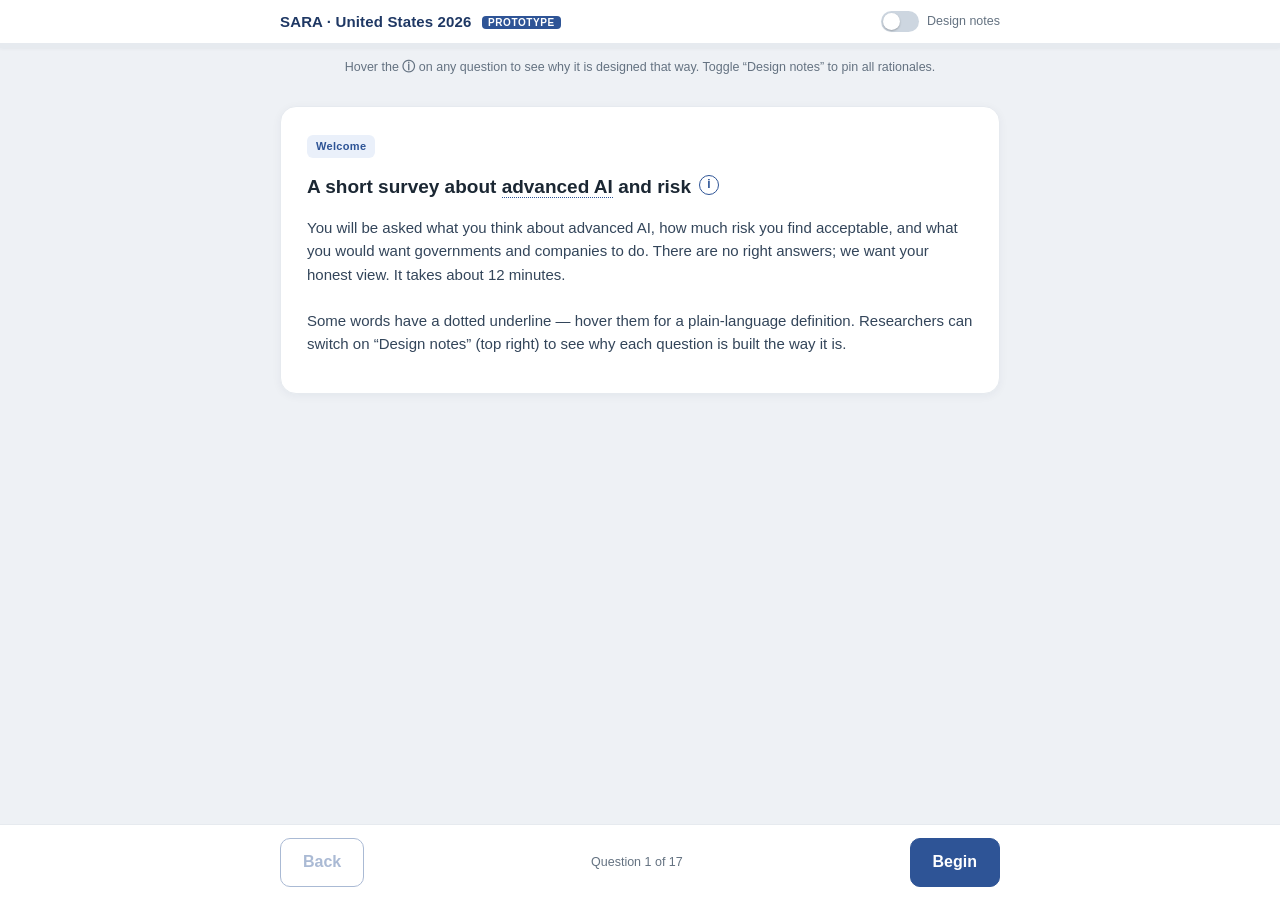
<file: SARA USA — survey prototype (clickable).html>
<!DOCTYPE html>
<html lang="en">
<head>
<meta charset="utf-8"/>
<meta name="viewport" content="width=device-width, initial-scale=1"/>
<title>SARA USA 2026 — survey prototype</title>
<style>
  :root{
    --ink:#1c2733; --muted:#647281; --line:#e6eaef; --bg:#eef1f5; --card:#fff;
    --accent:#2e5496; --accent2:#1f3864; --accentsoft:#eaf0fa;
    --good:#2e8b57; --warn:#c0392b; --tipbg:#1f2937;
  }
  *{box-sizing:border-box}
  html,body{margin:0;padding:0}
  body{font-family:-apple-system,Segoe UI,Roboto,Helvetica,Arial,sans-serif;color:var(--ink);
       background:var(--bg);line-height:1.55;-webkit-font-smoothing:antialiased}
  /* top bar */
  .topbar{position:sticky;top:0;z-index:30;background:#fff;border-bottom:1px solid var(--line);
          box-shadow:0 1px 3px rgba(20,40,70,.05)}
  .topbar .inner{max-width:760px;margin:0 auto;padding:10px 20px;display:flex;align-items:center;gap:14px}
  .brand{font-weight:800;color:var(--accent2);font-size:15px;letter-spacing:.01em;white-space:nowrap}
  .brand .tag{font-size:10px;font-weight:700;color:#fff;background:var(--accent);border-radius:4px;padding:1px 6px;margin-left:6px;vertical-align:middle;letter-spacing:.06em}
  .grow{flex:1}
  .switch{display:flex;align-items:center;gap:8px;font-size:12.5px;color:var(--muted);cursor:pointer;user-select:none}
  .switch input{display:none}
  .track{width:38px;height:21px;background:#cdd6e0;border-radius:999px;position:relative;transition:.15s}
  .track::after{content:"";position:absolute;top:2px;left:2px;width:17px;height:17px;background:#fff;border-radius:50%;transition:.15s;box-shadow:0 1px 2px rgba(0,0,0,.25)}
  .switch input:checked + .track{background:var(--accent)}
  .switch input:checked + .track::after{transform:translateX(17px)}
  .progress{height:4px;background:#e6eaef}
  .bar{height:100%;width:0;background:linear-gradient(90deg,var(--accent),#4d79b8);transition:width .25s}
  /* layout */
  .wrap{max-width:760px;margin:0 auto;padding:28px 20px 120px}
  .card{background:var(--card);border:1px solid var(--line);border-radius:16px;padding:26px 26px 22px;
        box-shadow:0 2px 10px rgba(20,40,70,.05);animation:rise .25s ease}
  @keyframes rise{from{opacity:0;transform:translateY(6px)}to{opacity:1;transform:none}}
  .chip{display:inline-block;font-size:11px;font-weight:700;color:var(--accent);background:var(--accentsoft);
        border-radius:6px;padding:3px 9px;letter-spacing:.03em;margin-bottom:14px}
  .qhead{display:flex;align-items:flex-start;gap:8px}
  .q{font-size:19px;font-weight:650;color:#1b2733;margin:0}
  .qsub{color:var(--muted);font-size:14px;margin:8px 0 2px}
  .info{flex:none;margin-top:3px;width:20px;height:20px;border-radius:50%;border:1.5px solid var(--accent);
        color:var(--accent);font-size:12px;font-weight:800;line-height:17px;text-align:center;cursor:help;
        background:#fff;user-select:none;transition:.12s}
  .info:hover{background:var(--accent);color:#fff}
  .opts{margin-top:18px;display:flex;flex-direction:column;gap:10px}
  .opt{display:flex;align-items:center;gap:12px;border:1.5px solid var(--line);border-radius:11px;
       padding:13px 15px;cursor:pointer;transition:.12s;background:#fff;font-size:15px}
  .opt:hover{border-color:#b9c7da;background:#fafbfd}
  .opt.sel{border-color:var(--accent);background:var(--accentsoft);box-shadow:inset 0 0 0 1px var(--accent)}
  .opt .dot{flex:none;width:18px;height:18px;border-radius:50%;border:2px solid #b9c7da;transition:.12s}
  .opt.sel .dot{border-color:var(--accent);background:radial-gradient(circle at center,var(--accent) 0 6px,#fff 7px)}
  .opt.sq{border-style:dashed;color:var(--muted)}
  /* likert */
  .likert{display:flex;gap:6px;margin-top:18px;flex-wrap:wrap}
  .likert .lk{flex:1;min-width:84px;text-align:center;border:1.5px solid var(--line);border-radius:10px;
       padding:11px 6px;cursor:pointer;font-size:12.5px;transition:.12s;background:#fff;line-height:1.25}
  .likert .lk:hover{border-color:#b9c7da;background:#fafbfd}
  .likert .lk.sel{border-color:var(--accent);background:var(--accent);color:#fff;font-weight:600}
  /* matrix */
  .matrix{margin-top:16px;overflow-x:auto}
  table.mx{border-collapse:collapse;width:100%;font-size:13px}
  table.mx th{font-weight:600;color:var(--muted);padding:7px 6px;text-align:center;font-size:11.5px}
  table.mx td{padding:6px;text-align:center;border-top:1px solid var(--line)}
  table.mx td.rl{text-align:left;font-weight:600;color:#283b4a;white-space:nowrap}
  .mxr{width:20px;height:20px;border-radius:50%;border:2px solid #b9c7da;display:inline-block;cursor:pointer;transition:.1s}
  .mxr.sel{border-color:var(--accent);background:radial-gradient(circle at center,var(--accent) 0 6px,#fff 7px)}
  /* dce */
  .dctx{font-size:13.5px;color:var(--muted);margin:6px 0 16px;background:#f7f9fc;border:1px solid var(--line);border-radius:10px;padding:11px 14px}
  .dce{display:grid;grid-template-columns:1fr 1fr;gap:12px}
  .dopt{border:1.5px solid var(--line);border-radius:13px;overflow:hidden;cursor:pointer;transition:.12s;background:#fff}
  .dopt:hover{border-color:#b9c7da}
  .dopt.sel{border-color:var(--accent);box-shadow:0 0 0 2px var(--accent)}
  .dopt h4{margin:0;padding:11px 14px;background:#f4f7fb;font-size:13.5px;border-bottom:1px solid var(--line);color:var(--accent2)}
  .dopt.sel h4{background:var(--accent);color:#fff}
  .dopt dl{margin:0;padding:12px 14px;font-size:13px}
  .dopt dt{color:var(--muted);font-size:11px;text-transform:uppercase;letter-spacing:.03em;margin-top:8px}
  .dopt dt:first-child{margin-top:0}
  .dopt dd{margin:1px 0 0;font-weight:600;color:#22303d}
  .dopt .risk{color:var(--warn)}
  .sq-row{margin-top:12px}
  .sq-row .opt{justify-content:center}
  /* inputs */
  select,input[type=number],input[type=text]{font:inherit;padding:11px 13px;border:1.5px solid var(--line);
       border-radius:10px;width:100%;max-width:340px;margin-top:16px;background:#fff}
  /* rationale inline */
  .rat{margin-top:18px;border-left:4px solid var(--accent);background:#f6f9ff;border-radius:0 10px 10px 0;
       padding:12px 16px;font-size:13px;color:#33455a;display:none}
  body.notes .rat{display:block}
  .rat b{color:var(--accent2)}
  .rat ul{margin:6px 0 0;padding-left:18px}
  .rat li{margin:3px 0}
  .term{border-bottom:1.5px dotted var(--accent);cursor:help}
  /* nav */
  .nav{position:fixed;bottom:0;left:0;right:0;background:#fff;border-top:1px solid var(--line);z-index:30}
  .nav .inner{max-width:760px;margin:0 auto;padding:13px 20px;display:flex;align-items:center;gap:12px}
  .btn{font:inherit;font-weight:650;border-radius:10px;padding:11px 22px;cursor:pointer;border:1.5px solid var(--accent);transition:.12s}
  .btn.primary{background:var(--accent);color:#fff}
  .btn.primary:hover{background:var(--accent2)}
  .btn.ghost{background:#fff;color:var(--accent)}
  .btn.ghost:hover{background:var(--accentsoft)}
  .btn:disabled{opacity:.4;cursor:not-allowed}
  .stepinfo{flex:1;text-align:center;color:var(--muted);font-size:12.5px}
  /* floating tooltip */
  #tip{position:fixed;z-index:100;max-width:340px;background:var(--tipbg);color:#f1f5f9;font-size:13px;
       line-height:1.5;border-radius:10px;padding:12px 14px;box-shadow:0 8px 28px rgba(0,0,0,.28);
       opacity:0;pointer-events:none;transition:opacity .12s;transform:translateY(-4px)}
  #tip.on{opacity:1;pointer-events:auto}
  #tip b{color:#fff}
  #tip ul{margin:7px 0 0;padding-left:17px}
  #tip li{margin:3px 0;color:#d6deea}
  #tip .pin{font-size:11px;color:#9fb0c6;margin-top:8px;display:block}
  /* intro / end */
  .lead{font-size:15px;color:#33455a}
  .glossary{margin-top:18px;font-size:13px;color:var(--muted)}
  .datatable{width:100%;border-collapse:collapse;margin-top:14px;font-size:13px}
  .datatable th{text-align:left;background:#f4f7fb;padding:8px 10px;border-bottom:2px solid var(--line);color:var(--accent2);font-size:12px}
  .datatable td{padding:7px 10px;border-bottom:1px solid var(--line);vertical-align:top}
  .datatable td.var{font-family:ui-monospace,SFMono-Regular,Menlo,monospace;color:var(--accent);white-space:nowrap}
  .datatable td.val{font-weight:600}
  .datatable td.note{color:var(--muted);font-size:12px}
  .derived{margin-top:18px;background:#f6f9ff;border:1px solid #d7e3f6;border-radius:11px;padding:14px 16px;font-size:13px}
  .derived h4{margin:0 0 6px;color:var(--accent2);font-size:14px}
  pre.json{background:#0f172a;color:#cbd5e1;border-radius:10px;padding:14px;overflow:auto;font-size:12px;margin-top:14px;max-height:280px}
  .hintbar{max-width:760px;margin:10px auto 0;padding:0 20px;color:var(--muted);font-size:12.5px;text-align:center}
  @media(max-width:640px){ .dce{grid-template-columns:1fr} .card{padding:20px 16px} .q{font-size:17px} }
</style>
</head>
<body>
<div class="topbar">
  <div class="inner">
    <div class="brand">SARA · United States 2026 <span class="tag">PROTOTYPE</span></div>
    <div class="grow"></div>
    <label class="switch" title="Reveal the design rationale under every question">
      <input type="checkbox" id="notesToggle"/>
      <span class="track"></span>
      <span>Design notes</span>
    </label>
  </div>
  <div class="progress"><div class="bar" id="bar"></div></div>
</div>
<div class="hintbar" id="hintbar">Hover the <b>ⓘ</b> on any question to see why it is designed that way. Toggle “Design notes” to pin all rationales.</div>

<div class="wrap"><div id="screen"></div></div>

<div class="nav"><div class="inner">
  <button class="btn ghost" id="back">Back</button>
  <div class="stepinfo" id="stepinfo"></div>
  <button class="btn primary" id="next">Next</button>
</div></div>

<div id="tip"></div>

<script>
/* ============================ DEFINITIONS (glossary tooltips) ============================ */
const DEF = {
  "advanced AI":"AI systems substantially more capable than today's, approaching or exceeding human ability across most cognitive tasks.",
  "catastrophe":"In this survey, an AI-caused event that kills 100,000 or more people. Severity is held fixed here; how tolerance changes with the death toll is measured separately.",
  "loss of control":"A scenario in which an advanced AI system acts against human intentions in ways people cannot stop or reverse.",
  "societal risk":"The chance that an event happens somewhere in the population, not your personal chance of being harmed.",
  "tolerable":"Acceptable only if the risk is actively managed and reduced where reasonably practicable (a regulator's term, distinct from 'acceptable')."
};
/* ============================ THE SURVEY ============================ */
const TOL = ["Acceptable","Tolerable","Intolerable","Unacceptable / should be illegal"];
const AGREE = ["Strongly agree","Agree","Neither","Disagree","Strongly disagree"];

const SURVEY = [
  { kind:"intro", chip:"Welcome",
    q:"A short survey about <span class='term' data-d='advanced AI'>advanced AI</span> and risk",
    lead:"You will be asked what you think about advanced AI, how much risk you find acceptable, and what you would want governments and companies to do. There are no right answers; we want your honest view. It takes about 12 minutes.<br><br>Some words have a dotted underline — hover them for a plain-language definition. Researchers can switch on “Design notes” (top right) to see why each question is built the way it is.",
    why:"<b>Standard definitions are shown to everyone (Instrument preface).</b> Gradient Institute noted the 2025 survey let people answer different questions. v4 fixes wording: probability is kept separate from impact, and every risk item is labelled personal or societal.",
    cons:["Glossary terms (catastrophe, loss of control, societal risk) are defined on hover and on first use."] },

  { kind:"single", chip:"Module 1 · Attitudes", varname:"m1_goodharm",
    q:"Overall, do you think advanced AI will do more good or more harm?",
    options:["More good than harm","About equal","More harm than good","Don't know"],
    why:"<b>A simple, robust attitude item (Cluster A).</b> Carried from SARA core for trend comparison. Cluster A items describe sentiment and are reported directly; the harder risk-tolerance items are Cluster B.",
    cons:["Kept early and easy to warm respondents up before the demanding items."] },

  { kind:"likert", chip:"Module 2 · Status quo", varname:"m2_tol_anchor",
    q:"Dario Amodei, CEO of the AI company Anthropic, has estimated roughly a <b>25% chance</b> that AI goes “really, really badly.” A risk at that level is…",
    scale:TOL,
    why:"<b>Recognition, not generation.</b> People can't reliably produce a probability, but they can judge one we hand them. The judgement is about a number a developer volunteered, so it doesn't depend on the public's numeracy and is hard to dismiss as advocacy.",
    cons:["Anchor is randomised across a balanced pool from Yann LeCun (≈0%) to Amodei (25%) so we are not curating only alarming numbers (Ball fix).","Reported by source, never as a single average that hides the spread."] },

  { kind:"single", chip:"Module 2 · Status quo", varname:"m2_frame_applicable",
    q:"Which is closer to your view?",
    options:["The risk from <span class='term' data-d='advanced AI'>advanced AI</span> can be estimated and held to a numerical safety standard, like aviation or nuclear power","AI risk is too uncertain or too novel to put a meaningful number on","Unsure"],
    why:"<b>Frame-applicability check.</b> Later modules assume risk can be quantified. This measures that premise instead of assuming it; results are reported separately for people who reject the frame, so the engineering-risk paradigm isn't smuggled in.",
    cons:["Added in response to the skeptical (Ball-style) review."] },

  { kind:"single", chip:"Module 3 · Expected standard", varname:"m3a_i_standards",
    q:"Compared with the safety <b>regulations</b> on nuclear power, regulation of advanced AI should be…",
    options:["Much stricter","Somewhat stricter","About the same","Somewhat less strict","Much less strict","Cannot compare these technologies"],
    why:"<b>Relative anchoring.</b> Instead of asking for a number, we ask how AI should compare with a technology people already live with; the named anchor carries a known risk level, so the answer implies a band without anyone stating a probability.",
    cons:["Gradient flagged the old wording as a category error. v4 splits it: this item is about the rules (stricter), the next is about the systems (safer).","The comparator (aviation / nuclear / medicines / cars / food) is randomised."] },

  { kind:"single", chip:"Module 3 · Expected standard", varname:"m3a_ii_safety",
    q:"And compared with how safe nuclear power is <b>in practice</b>, advanced AI systems themselves should be…",
    options:["Much safer","Somewhat safer","About as safe","Somewhat less safe","Much less safe","Cannot compare these technologies"],
    why:"<b>Stricter standards and safer systems are different questions.</b> Splitting them fixes the Figure-11 category error Gradient identified, and lets us see where the public conflates rules with outcomes.",
    cons:["Same comparator as the previous item, so the two can be compared within person."] },

  { kind:"dce", chip:"Module 4a · The public number (DCE)", varname:"dce_task1",
    q:"Here are two possible futures for advanced AI in the US, plus the option to keep things as they are. Which do you prefer?",
    context:"In each future, a <span class='term' data-d='catastrophe'>catastrophe</span> means an AI-caused event that kills 100,000 or more people. You'll see several of these comparisons.",
    aoptions:[
      {label:"Future A", attrs:{"Annual chance of a catastrophe":"1 in 1,000","What AI delivers":"Transformative — cures diseases, helps solve climate","Global position":"The US leads the world","Cost to your household / year":"$400"}},
      {label:"Future B", attrs:{"Annual chance of a catastrophe":"1 in 100,000","What AI delivers":"Modest — better everyday tools","Global position":"Other countries lead","Cost to your household / year":"$0"}}
    ],
    sq:"Neither — keep AI roughly as it is today",
    why:"<b>This is the primary instrument for the public number.</b> People can't state an acceptable probability cold, but they can choose between concrete options. Across ~10 of these, a mixed-logit model recovers the level of catastrophic risk people will accept, and what they will pay for safety — without anyone naming a number.",
    cons:["Attributes are exactly Ball's tradeoff: safety (risk), utility (benefit), competition (global position), plus cost for willingness-to-pay.","Catastrophe severity is held fixed; how tolerance scales with deaths is measured in Module 4c, not here.","A 'neither' opt-out anchors the scale to the status quo."] },

  { kind:"matrix", chip:"Module 4c · Scope (within-person)", varname:"m4c_severe",
    q:"Think about an AI disaster that kills <b>100,000 people</b> (<span class='term' data-d='societal risk'>societal risk</span>, not your personal risk). For each annual chance below, say how tolerable that is.",
    rows:[{k:"p_1k",l:"3 in 10,000 per year"},{k:"p_10k",l:"1 in 10,000 per year"},{k:"p_100k",l:"1 in 100,000 per year"}],
    scale:TOL,
    why:"<b>Benjamin Reid's scope instrument, and the DCE's cross-check.</b> Each person judges several probabilities (and, across the survey, several death tolls), so we can measure whether their tolerance actually falls as risk rises — and whether more numerate people show that more.",
    cons:["Within-subjects on purpose (reverted in v4.1): a between-subjects design cannot recover an individual's scope slope.","Natural frequencies ('3 in 10,000'), no percentages; icon arrays only appear in a separate randomised arm so their bias can be measured.","Order randomised; a between-subjects arm guards against people answering tidily just to look consistent."] },

  { kind:"select", chip:"Module 5 · Tradeoffs", varname:"m5_wtp",
    q:"What is the most you would pay each year, through taxes or higher prices, to cut the chance of an AI <span class='term' data-d='catastrophe'>catastrophe</span> from 1 in 20 to 1 in 100 over the next 30 years?",
    options:["$0","$1–25","$26–100","$101–500","$501–1,000","More than $1,000","I'd pay whatever it takes","Don't know"],
    why:"<b>A costed tradeoff, so the preference isn't free.</b> In v5 willingness-to-pay also comes out of the DCE cost attribute; this stated item is kept as a simple cross-check.",
    cons:["Oscar Delaney's point: opinions that cost nothing are cheap. Attaching a price tests whether concern is real."] },

  { kind:"single", chip:"Module 5 · Tradeoffs", varname:"m5b_delay_uncond",
    q:"Putting risk to one side, would you support or oppose <b>delaying</b> the deployment of advanced AI by several years?",
    options:["Strongly support","Somewhat support","Neither","Somewhat oppose","Strongly oppose"],
    why:"<b>Unconditional support for delay, measured directly.</b> Gradient caught the 2025 report claiming “80% support waiting 10+ years” from a question that was actually conditional. v4 asks the unconditional version on its own…",
    cons:["…and the conditional version (next) is reported separately, with its condition stated."] },

  { kind:"single", chip:"Module 5 · Tradeoffs", varname:"m5b_delay_cond",
    q:"<b>If</b> delaying advanced AI by 10 years would cut the chance of a <span class='term' data-d='catastrophe'>catastrophe</span> from 5% to 1%, that delay would be…",
    options:["Clearly worthwhile","Probably worthwhile","Difficult to judge","Probably not worthwhile","Clearly not worthwhile"],
    why:"<b>Conditional, and reported as conditional.</b> Any figure from this item carries its condition verbatim (“conditional on a 5%→1% cut, X% judged a 10-year delay worthwhile”), never collapsed into unconditional support.",
    cons:["The strict conditional-reporting rule is pre-registered (Gradient #5)."] },

  { kind:"single", chip:"Module 6 · Policy", varname:"m6_liability",
    q:"If an AI system causes a <span class='term' data-d='catastrophe'>catastrophe</span>, under what conditions should the company that built it be financially liable?",
    options:["Fully liable, even if it followed every rule (strict liability)","Liable only if it failed to take reasonable care (negligence / duty of care)","Liable only if it broke a specific written rule","Not liable if it followed all safety standards","Unsure"],
    why:"<b>The decision-relevant policy items (Cluster A) stand on their own.</b> This one tests appetite for liability rules in proposals like the RAISE Act / SB 53.",
    cons:["Ball noted the old options made strict liability sound like the moderate choice. v3 added the negligence / duty-of-care middle so support isn't overstated."] },

  { kind:"single", chip:"Module 6 · Policy", varname:"m6_killswitch",
    q:"Should advanced AI be legally required to have an emergency “kill switch” to shut it down if it behaves dangerously?",
    options:["Yes, for all AI systems","Yes, but only for high-risk systems","No, voluntary guidelines are enough","Unsure"],
    why:"<b>Fills a gap in current bills.</b> Neither the RAISE Act nor SB 53 addresses post-deployment intervention; this finds whether the public wants it.",
    cons:["Phrased neutrally; 'dangerously' is defined in the glossary build."] },

  { kind:"likert", chip:"Module 7 · Validation", varname:"m7_si_ban",
    q:"How much do you agree? “I support a ban on developing smarter-than-human AI until there is broad scientific consensus it can be done safely, and strong public buy-in.”",
    scale:AGREE,
    why:"<b>We test the wording, not just the view.</b> This is a real campaign statement whose conditions inflate agreement. Half of respondents instead see a symmetric permission-framed version; the gap is reported as a wording effect.",
    cons:["Before the tolerance block, a random third also saw a competitiveness (a16z-style) message and a third a safety message, so we can show how stable these views are (Oscar's counter-message idea)."] },

  { kind:"single", chip:"Module 8 · Data centres", varname:"m8_label",
    q:"A company wants to buy land, power, and water near you to run a large facility. It would create few local jobs, serve customers elsewhere, and pay about $2,800 per resident a year in local taxes. How acceptable is this if it is an <b>AI data centre</b>?",
    options:["Completely acceptable","Mostly acceptable","Neither","Mostly unacceptable","Completely unacceptable"],
    why:"<b>This module red-teams anti-AI sentiment.</b> The identical facility is shown to others as a manufacturing plant, a semiconductor factory, or a bottling plant. The gap between 'AI data centre' and the generic versions, holding the facts constant, is the AI-specific penalty (a reverse halo).",
    cons:["A companion item flips the framing à la Masley ('would you give up the tax revenue to avoid it?') to measure status-quo bias.","Included as a deliberate symmetry check: the rest of the survey red-teams pro-AI complacency, so this red-teams the other side."] },

  { kind:"number", chip:"Module 9 · About you", varname:"m9_crt_pig",
    q:"A quick puzzle: a man buys a pig for $60, sells it for $70, buys it back for $80, and sells it again for $90. How much money has he made? ($)",
    why:"<b>Cognitive Reflection Test (Benjamin Reid's items).</b> Measures whether someone overrides an intuitive-but-wrong answer. Used as a covariate, never to exclude people.",
    cons:["With the Berlin Numeracy Test (risk literacy), this is the moderator in the scope-sensitivity analysis: do more numerate people track risk magnitude more closely?"] },

  { kind:"single", chip:"Module 9 · About you", varname:"m9_politics",
    q:"In general, how would you describe your political views?",
    options:["Very liberal","Liberal","Slightly liberal","Moderate","Slightly conservative","Conservative","Very conservative"],
    why:"<b>Standard covariate (Jost, 2006).</b> Lets us report results across the political spectrum, which matters for a US sample and for federal-vs-state questions.",
    cons:["Reported as a breakdown, not used to weight the headline."] },

  { kind:"end", chip:"Done", q:"Thank you — that's the survey",
    why:"<b>The end screen below is for researchers, not participants.</b> It shows the row of data your answers produce, so you can see exactly what the instrument captures before fielding.",
    cons:[] }
];

/* ============================ ENGINE ============================ */
let idx = 0;
const answers = {};
const screen = document.getElementById('screen');
const bar = document.getElementById('bar');
const tip = document.getElementById('tip');
const stepinfo = document.getElementById('stepinfo');

function defHTML(el){ // wrap glossary terms: replace data-d attr usage handled at render via terms()
}
function terms(html){
  // attach definitions: spans already have data-d; we copy into data-tip on render
  return html;
}
function infoBtn(item){
  const why = item.why || "";
  const cons = (item.cons||[]).map(c=>`<li>${c}</li>`).join("");
  const html = `<b>Why this question is designed this way</b><br>${why}` + (cons?`<ul>${cons}</ul>`:"") ;
  return `<span class="info" data-rich="${encodeURIComponent(html)}" tabindex="0">i</span>`;
}

function render(){
  const item = SURVEY[idx];
  document.body.classList.toggle('intro', item.kind==='intro');
  let h = `<div class="card">`;
  h += `<span class="chip">${item.chip||""}</span>`;
  if(item.kind!=='intro' && item.kind!=='end'){
    h += `<div class="qhead"><p class="q">${item.q}</p>${infoBtn(item)}</div>`;
  } else {
    h += `<div class="qhead"><p class="q">${item.q}</p>${item.why?infoBtn(item):""}</div>`;
  }

  if(item.kind==='intro'){
    h += `<p class="lead">${item.lead}</p>`;
  }
  if(item.kind==='single'){
    h += `<div class="opts">` + item.options.map((o,i)=>{
      const sel = answers[item.varname]===i ? 'sel':'';
      return `<label class="opt ${sel}" data-pick="${i}"><span class="dot"></span><span>${o}</span></label>`;
    }).join("") + `</div>`;
  }
  if(item.kind==='likert'){
    h += `<div class="likert">` + item.scale.map((o,i)=>{
      const sel = answers[item.varname]===i?'sel':'';
      return `<div class="lk ${sel}" data-pick="${i}">${o}</div>`;
    }).join("") + `</div>`;
  }
  if(item.kind==='matrix'){
    h += `<div class="matrix"><table class="mx"><tr><th></th>` + item.scale.map(s=>`<th>${s}</th>`).join("") + `</tr>`;
    item.rows.forEach(r=>{
      const key = item.varname+"__"+r.k;
      h += `<tr><td class="rl">${r.l}</td>` + item.scale.map((s,i)=>{
        const sel = answers[key]===i?'sel':'';
        return `<td><span class="mxr ${sel}" data-mx="${key}" data-pick="${i}"></span></td>`;
      }).join("") + `</tr>`;
    });
    h += `</table></div>`;
  }
  if(item.kind==='dce'){
    h += `<div class="dctx">${item.context}</div><div class="dce">`;
    item.aoptions.forEach((opt,i)=>{
      const sel = answers[item.varname]===i?'sel':'';
      const dl = Object.entries(opt.attrs).map(([k,v])=>{
        const cls = k.toLowerCase().includes('chance')?'risk':'';
        return `<dt>${k}</dt><dd class="${cls}">${v}</dd>`;
      }).join("");
      h += `<div class="dopt ${sel}" data-pick="${i}"><h4>${opt.label}</h4><dl>${dl}</dl></div>`;
    });
    h += `</div><div class="sq-row"><label class="opt sq ${answers[item.varname]===2?'sel':''}" data-pick="2"><span class="dot"></span><span>${item.sq}</span></label></div>`;
  }
  if(item.kind==='select'){
    h += `<select data-sel><option value="">Select…</option>` +
      item.options.map((o,i)=>`<option value="${i}" ${answers[item.varname]===i?'selected':''}>${o}</option>`).join("") + `</select>`;
  }
  if(item.kind==='number'){
    h += `<input type="number" data-num placeholder="Enter a number" value="${answers[item.varname]??''}"/>`;
  }
  if(item.kind==='end'){
    h += endHTML();
  }

  // inline rationale (shown when Design notes on)
  if(item.why && item.kind!=='end'){
    const cons = (item.cons||[]).map(c=>`<li>${c}</li>`).join("");
    h += `<div class="rat"><b>Why this question is designed this way.</b> ${item.why}${cons?`<ul>${cons}</ul>`:""}</div>`;
  }
  h += `</div>`;
  screen.innerHTML = h;

  // wire glossary terms -> tooltip
  screen.querySelectorAll('.term').forEach(t=>{
    const d = DEF[t.getAttribute('data-d')] || "";
    t.setAttribute('data-rich', encodeURIComponent(`<b>${t.textContent}</b><br>${d}`));
    attachTip(t);
  });
  // wire info buttons
  screen.querySelectorAll('.info').forEach(attachTip);
  // wire pickers
  screen.querySelectorAll('[data-pick]').forEach(el=>{
    if(el.hasAttribute('data-mx')) return;
    el.addEventListener('click',()=>{ answers[SURVEY[idx].varname]=+el.getAttribute('data-pick'); render(); });
  });
  screen.querySelectorAll('[data-mx]').forEach(el=>{
    el.addEventListener('click',()=>{ answers[el.getAttribute('data-mx')]=+el.getAttribute('data-pick'); render(); });
  });
  const sel = screen.querySelector('[data-sel]');
  if(sel) sel.addEventListener('change',()=>{ answers[SURVEY[idx].varname]= sel.value===''?undefined:+sel.value; });
  const num = screen.querySelector('[data-num]');
  if(num) num.addEventListener('input',()=>{ answers[SURVEY[idx].varname]= num.value===''?undefined:num.value; });

  bar.style.width = (idx/(SURVEY.length-1)*100)+'%';
  stepinfo.textContent = (item.kind==='end')? 'Complete' : `Question ${idx+1} of ${SURVEY.length-1}`;
  document.getElementById('back').disabled = idx===0;
  const nextBtn = document.getElementById('next');
  nextBtn.textContent = idx>=SURVEY.length-1 ? 'Restart' : (item.kind==='intro'?'Begin':'Next');
  window.scrollTo({top:0,behavior:'smooth'});
}

/* ---------- floating tooltip (hover + click-to-pin) ---------- */
let pinned=false;
function showTip(el){
  tip.innerHTML = decodeURIComponent(el.getAttribute('data-rich')) + `<span class="pin">click to pin · click elsewhere to close</span>`;
  const r = el.getBoundingClientRect();
  tip.classList.add('on');
  const tw = Math.min(340, window.innerWidth-24);
  tip.style.maxWidth = tw+'px';
  let left = r.left;  if(left+tw > window.innerWidth-12) left = window.innerWidth-tw-12;
  let top = r.bottom+8;
  tip.style.left = Math.max(12,left)+'px';
  tip.style.top = top+'px';
  // flip up if near bottom
  const th = tip.offsetHeight;
  if(top+th > window.innerHeight-12){ tip.style.top = Math.max(12, r.top - th - 8)+'px'; }
}
function hideTip(){ if(!pinned){ tip.classList.remove('on'); } }
function attachTip(el){
  el.addEventListener('mouseenter',()=>{ if(!pinned) showTip(el); });
  el.addEventListener('mouseleave',hideTip);
  el.addEventListener('focus',()=>showTip(el));
  el.addEventListener('blur',hideTip);
  el.addEventListener('click',(e)=>{ e.stopPropagation(); pinned=true; showTip(el); });
}
document.addEventListener('click',()=>{ pinned=false; tip.classList.remove('on'); });
tip.addEventListener('click',e=>e.stopPropagation());

/* ---------- end-screen data view ---------- */
const LABELS = {
  m1_goodharm:["More good","Equal","More harm","Don't know"],
  m2_tol_anchor:TOL, m2_frame_applicable:["Can quantify","Too uncertain","Unsure"],
  m3a_i_standards:["Much stricter","Somewhat stricter","Same","Somewhat less","Much less","Can't compare"],
  m3a_ii_safety:["Much safer","Somewhat safer","About as safe","Somewhat less","Much less","Can't compare"],
  m5_wtp:["$0","$1–25","$26–100","$101–500","$501–1000",">$1000","Whatever it takes","Don't know"],
  m5b_delay_uncond:["Str. support","Support","Neither","Oppose","Str. oppose"],
  m5b_delay_cond:["Clearly worth","Probably","Hard to judge","Probably not","Clearly not"],
  m6_liability:["Strict","Negligence","Broke a rule","None if compliant","Unsure"],
  m6_killswitch:["All systems","High-risk only","Voluntary","Unsure"],
  m7_si_ban:AGREE, m8_label:["Compl. accept","Mostly accept","Neither","Mostly unaccept","Compl. unaccept"],
  m9_politics:["Very lib","Lib","Slightly lib","Moderate","Slightly con","Con","Very con"]
};
const DCEATTR = SURVEY.find(s=>s.kind==='dce');
function endHTML(){
  let rows="";
  SURVEY.forEach(it=>{
    if(it.kind==='dce'){
      const v = answers[it.varname];
      const val = v===undefined?'—':(v===2?'Neither (status quo)':DCEATTR.aoptions[v].label);
      rows += `<tr><td class="var">${it.varname}_choice</td><td class="val">${val}</td><td class="note">Which alternative chosen (1 of ~10 tasks). Feeds the mixed-logit model.</td></tr>`;
    } else if(it.kind==='matrix'){
      it.rows.forEach(r=>{ const key=it.varname+"__"+r.k; const v=answers[key];
        rows += `<tr><td class="var">${key}</td><td class="val">${v===undefined?'—':TOL[v]}</td><td class="note">Tolerability of ${r.l}. Within-person → scope slope.</td></tr>`; });
    } else if(it.varname){
      const v = answers[it.varname];
      let val='—';
      if(v!==undefined){ val = LABELS[it.varname]? LABELS[it.varname][v] : v; }
      rows += `<tr><td class="var">${it.varname}</td><td class="val">${val}</td><td class="note">${it.chip}</td></tr>`;
    }
  });
  const json = JSON.stringify(answers,null,2);
  return `<p class="lead">For a participant this is just a thank-you page. For you, here is the <b>row of data your answers produce</b> — the variables, their values, and what each feeds. This is the point of the prototype: see the dataset before you field it.</p>
    <table class="datatable"><tr><th>Variable</th><th>Your value</th><th>What it is / feeds</th></tr>${rows}</table>
    <div class="derived"><h4>Derived, not stored as raw fields</h4>
      <ul style="margin:0;padding-left:18px">
        <li><b>Acceptable catastrophic risk (the public number)</b> — recovered from the ~10 DCE choices by mixed logit, reported by benefit scenario with credible intervals.</li>
        <li><b>Willingness-to-pay for safety</b> — from the DCE cost attribute (the stated <code>m5_wtp</code> is a cross-check).</li>
        <li><b>Scope slope &times; risk literacy</b> — from the within-person Module 4c grid &times; numeracy (Ben's thesis).</li>
        <li><b>Expert &divide; public multiplier</b> — computed only if the DCE and 4c converge within an order of magnitude (the pre-registered go/no-go); otherwise a bound is reported.</li>
      </ul></div>
    <pre class="json">${json.replace(/</g,'&lt;')}</pre>`;
}

/* ---------- nav ---------- */
document.getElementById('next').addEventListener('click',()=>{
  if(idx>=SURVEY.length-1){ idx=0; for(const k in answers) delete answers[k]; render(); return; }
  idx++; render();
});
document.getElementById('back').addEventListener('click',()=>{ if(idx>0){idx--;render();} });
document.getElementById('notesToggle').addEventListener('change',e=>{
  document.body.classList.toggle('notes', e.target.checked);
});
render();
</script>
</body>
</html>
</file>
